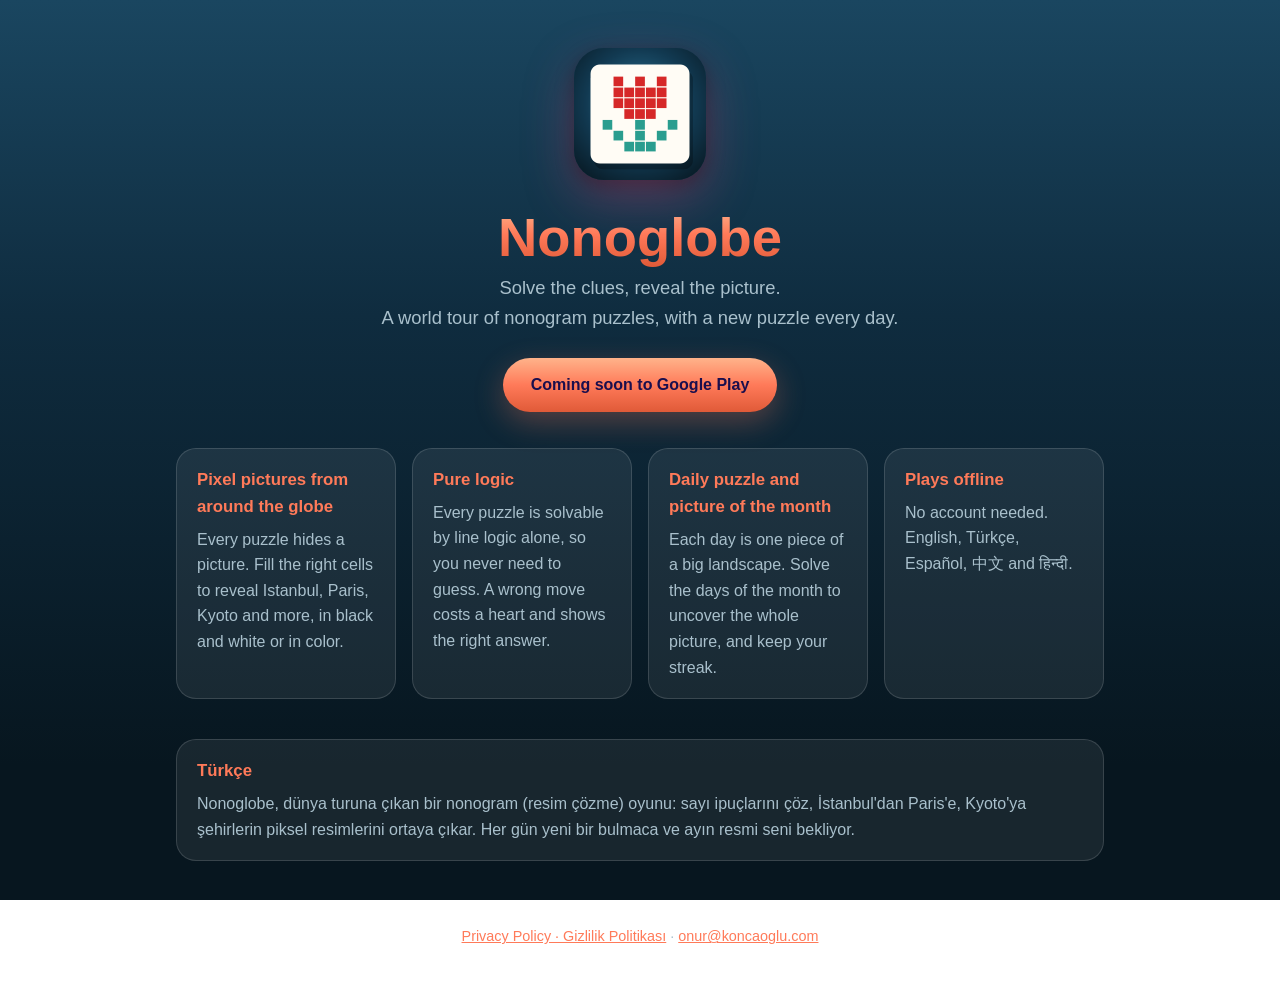
<file: nonoglobe/index.html>
<!doctype html>
<html lang="en">
<head>
<meta charset="utf-8">
<meta name="viewport" content="width=device-width, initial-scale=1">
<title>Nonoglobe — Nonogram Puzzle: solve the clues, reveal the picture</title>
<meta name="description" content="Nonoglobe: a world tour of nonogram puzzles. Solve number clues to reveal pixel pictures of cities around the globe, plus a new daily puzzle and a picture of the month.">
<meta property="og:title" content="Nonoglobe — Nonogram Puzzle">
<meta property="og:description" content="Solve the clues, reveal the picture. A world tour of nonograms with a daily puzzle.">
<meta property="og:image" content="https://koncaoglu.com/nonoglobe/icon.png">
<link rel="icon" href="icon.png">
<link rel="canonical" href="https://koncaoglu.com/nonoglobe/">
<meta name="twitter:card" content="summary">
<script type="application/ld+json">{"@context": "https://schema.org", "@type": "MobileApplication", "name": "Nonoglobe", "operatingSystem": "Android", "applicationCategory": "GameApplication", "genre": "Logic puzzle", "description": "A world tour of nonogram puzzles: solve number clues to reveal pixel pictures, with a daily puzzle and a picture of the month. Plays offline.", "url": "https://koncaoglu.com/nonoglobe/", "image": "https://koncaoglu.com/nonoglobe/icon.png", "inLanguage": ["en", "tr", "es", "zh", "hi"], "offers": {"@type": "Offer", "price": "0", "priceCurrency": "USD"}}</script>
<style>
  :root { --text:#E8F1F6; --muted:#A9C0CC; --gold:#FF7A59; --gold2:#E05A38; }
  * { box-sizing: border-box; }
  body { margin:0; color:var(--text); background:linear-gradient(180deg,#1A4660,#0F2C3F 35%,#07161F 85%); background-attachment:fixed;
         font:16px/1.6 -apple-system, "Segoe UI", Roboto, "Helvetica Neue", Arial, sans-serif; }
  main { max-width:960px; margin:0 auto; padding:48px 16px 40px; }
  .hero { text-align:center; }
  .hero img { width:132px; height:132px; border-radius:30px; box-shadow:0 18px 50px rgba(230,73,128,.35), 0 6px 18px rgba(0,0,0,.45); }
  h1 { margin:20px 0 6px; font-size:clamp(2.2rem, 6vw, 3.4rem); line-height:1.1;
       background:linear-gradient(180deg,#FFB38A,var(--gold) 45%,var(--gold2)); -webkit-background-clip:text; background-clip:text; color:transparent; }
  .tag { color:var(--muted); font-size:1.15rem; margin:0 0 26px; }
  .btn { display:inline-block; padding:14px 28px; border-radius:999px; font-weight:800; text-decoration:none; color:#1A0E4D;
         background:linear-gradient(180deg,#FFB38A,var(--gold) 50%,var(--gold2)); box-shadow:0 10px 30px rgba(255,122,89,.3); }
  .shots { display:flex; gap:18px; justify-content:center; margin:40px 0 8px; overflow-x:auto; padding:6px 4px 14px; scroll-snap-type:x mandatory; }
  .shots img { width:240px; max-width:70vw; border-radius:22px; flex:none; scroll-snap-align:center;
               box-shadow:0 18px 40px rgba(0,0,0,.45); }
  .cards { display:grid; grid-template-columns:repeat(auto-fit, minmax(220px, 1fr)); gap:16px; margin-top:36px; }
  .card { background:rgba(255,255,255,.07); border:1px solid rgba(255,255,255,.14); border-radius:20px; padding:18px 20px; }
  .card h3 { margin:0 0 6px; color:var(--gold); font-size:1.05rem; }
  .card p { margin:0; color:var(--muted); }
  .tr { margin-top:40px; }
  footer { text-align:center; color:var(--muted); font-size:.9rem; padding:24px 16px 40px; }
  footer a { color:var(--gold); }
  .links { margin-top:18px; color:var(--muted); }
  .links a { color:var(--gold); text-decoration:none; }
</style>
</head>
<body>
<main>
  <section class="hero">
    <img src="icon.png" alt="Nonoglobe icon">
    <h1>Nonoglobe</h1>
    <p class="tag">Solve the clues, reveal the picture.<br>A world tour of nonogram puzzles, with a new puzzle every day.</p>
    <span class="btn">Coming soon to Google Play</span>
  </section>

  <div class="cards">
    <div class="card"><h3>Pixel pictures from around the globe</h3><p>Every puzzle hides a picture. Fill the right cells to reveal Istanbul, Paris, Kyoto and more, in black and white or in color.</p></div>
    <div class="card"><h3>Pure logic</h3><p>Every puzzle is solvable by line logic alone, so you never need to guess. A wrong move costs a heart and shows the right answer.</p></div>
    <div class="card"><h3>Daily puzzle and picture of the month</h3><p>Each day is one piece of a big landscape. Solve the days of the month to uncover the whole picture, and keep your streak.</p></div>
    <div class="card"><h3>Plays offline</h3><p>No account needed. English, Türkçe, Español, 中文 and हिन्दी.</p></div>
  </div>

  <section class="tr" lang="tr">
    <div class="card">
      <h3>Türkçe</h3>
      <p>Nonoglobe, dünya turuna çıkan bir nonogram (resim çözme) oyunu: sayı ipuçlarını çöz, İstanbul'dan Paris'e, Kyoto'ya
        şehirlerin piksel resimlerini ortaya çıkar. Her gün yeni bir bulmaca ve ayın resmi seni bekliyor.</p>
    </div>
  </section>
</main>
<footer>
  <a href="privacy-policy.html">Privacy Policy · Gizlilik Politikası</a> ·
  <a href="mailto:onur@koncaoglu.com">onur@koncaoglu.com</a>
</footer>
</body>
</html>
</file>
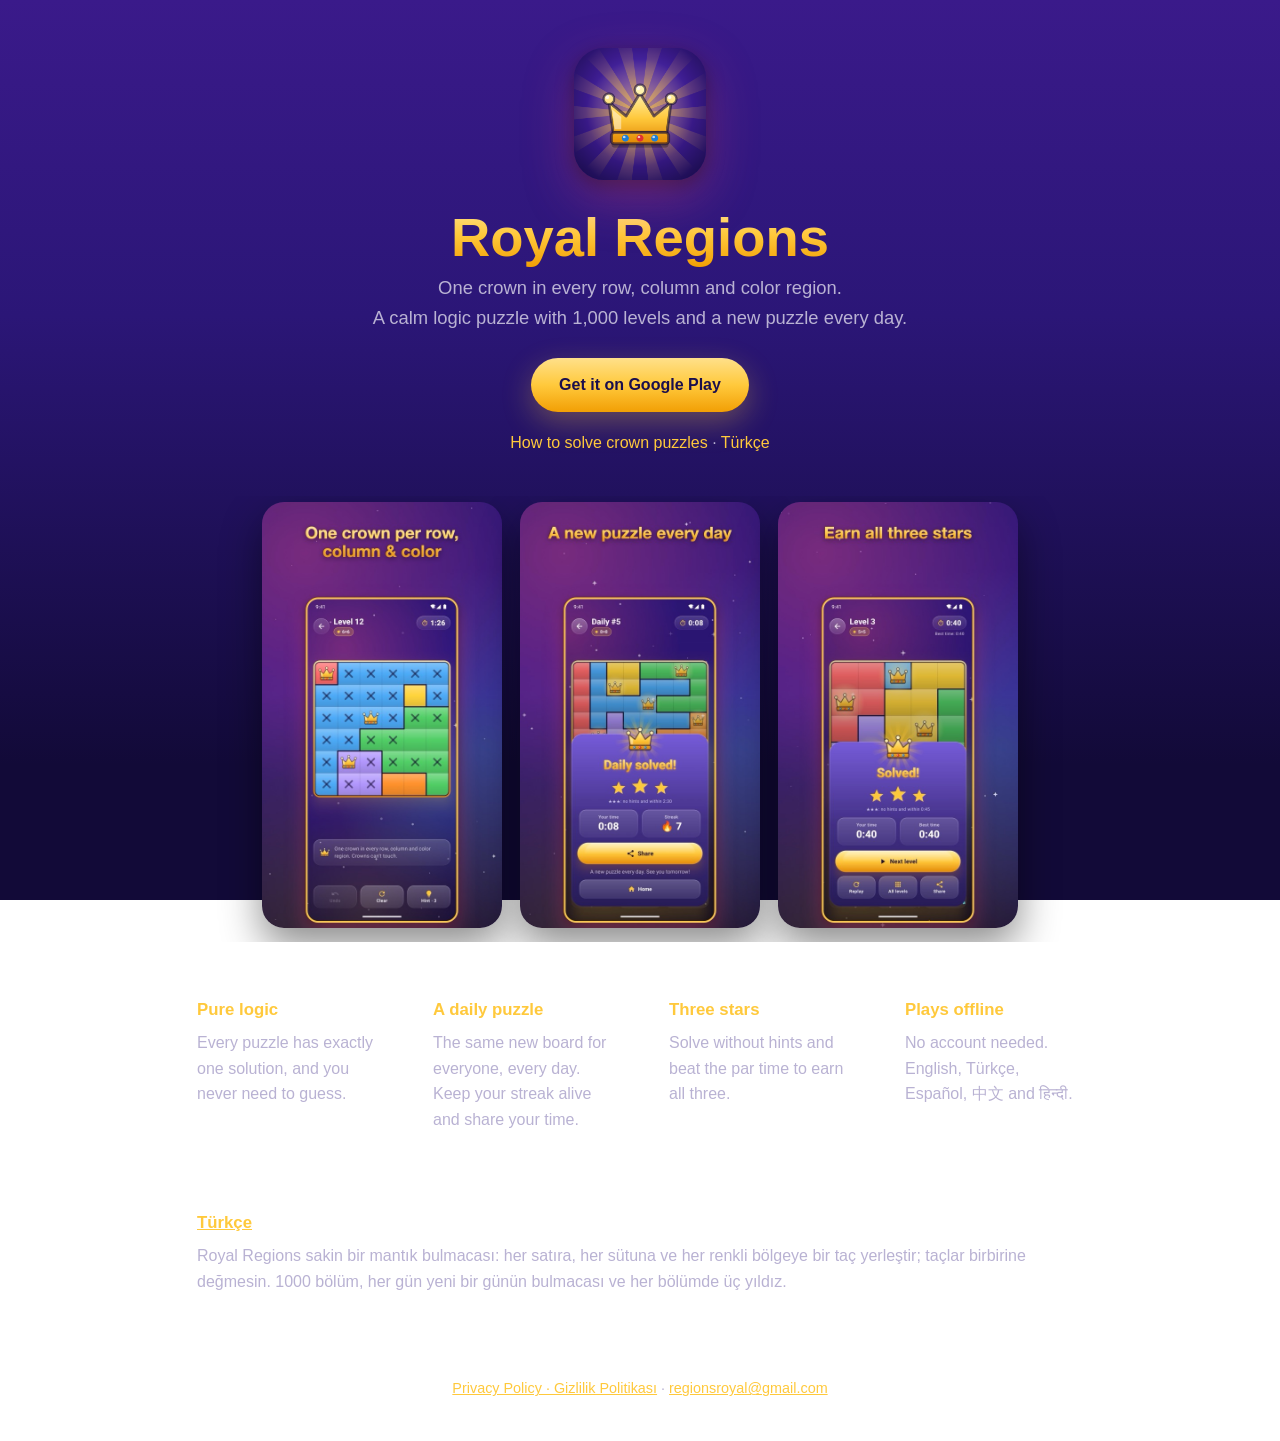
<file: royalregions/index.html>
<!doctype html>
<html lang="en">
<head>
<meta charset="utf-8">
<meta name="viewport" content="width=device-width, initial-scale=1">
<title>Royal Regions — Crown Logic Puzzle for Android</title>
<meta name="description" content="Royal Regions: a calm logic puzzle. One crown in every row, column and color region. 1,000 levels and a new daily puzzle every day.">
<meta property="og:title" content="Royal Regions — Crown Puzzle">
<meta property="og:description" content="One crown in every row, column and color region. 1,000 levels and a daily puzzle.">
<meta property="og:image" content="https://koncaoglu.com/royalregions/icon.png">
<link rel="icon" href="icon.png">
<link rel="canonical" href="https://koncaoglu.com/royalregions/">
<link rel="alternate" hreflang="en" href="https://koncaoglu.com/royalregions/">
<link rel="alternate" hreflang="tr" href="https://koncaoglu.com/royalregions/tr/">
<link rel="alternate" hreflang="x-default" href="https://koncaoglu.com/royalregions/">
<meta name="twitter:card" content="summary">
<script type="application/ld+json">{"@context": "https://schema.org", "@type": "MobileApplication", "name": "Royal Regions", "operatingSystem": "Android", "applicationCategory": "GameApplication", "genre": "Logic puzzle", "description": "A calm logic puzzle: one crown in every row, column and color region. 1,000 levels and a new daily puzzle every day. Plays offline.", "url": "https://koncaoglu.com/royalregions/", "image": "https://koncaoglu.com/royalregions/icon.png", "installUrl": "https://play.google.com/store/apps/details?id=com.royalregions.game", "inLanguage": ["en", "tr", "es", "zh", "hi"], "offers": {"@type": "Offer", "price": "0", "priceCurrency": "USD"}}</script>
<style>
  :root { --text:#ECE8F7; --muted:#B9B2D3; --gold:#FFC93C; --gold2:#F29F05; }
  * { box-sizing: border-box; }
  body { margin:0; color:var(--text); background:linear-gradient(180deg,#3A1A8A,#2B1677 35%,#120A38 85%); background-attachment:fixed;
         font:16px/1.6 -apple-system, "Segoe UI", Roboto, "Helvetica Neue", Arial, sans-serif; }
  main { max-width:960px; margin:0 auto; padding:48px 16px 40px; }
  .hero { text-align:center; }
  .hero img { width:132px; height:132px; border-radius:30px; box-shadow:0 18px 50px rgba(230,73,128,.35), 0 6px 18px rgba(0,0,0,.45); }
  h1 { margin:20px 0 6px; font-size:clamp(2.2rem, 6vw, 3.4rem); line-height:1.1;
       background:linear-gradient(180deg,#FFE08A,var(--gold) 45%,var(--gold2)); -webkit-background-clip:text; background-clip:text; color:transparent; }
  .tag { color:var(--muted); font-size:1.15rem; margin:0 0 26px; }
  .btn { display:inline-block; padding:14px 28px; border-radius:999px; font-weight:800; text-decoration:none; color:#1A0E4D;
         background:linear-gradient(180deg,#FFE08A,var(--gold) 50%,var(--gold2)); box-shadow:0 10px 30px rgba(255,201,60,.3); }
  .shots { display:flex; gap:18px; justify-content:center; margin:40px 0 8px; overflow-x:auto; padding:6px 4px 14px; scroll-snap-type:x mandatory; }
  .shots img { width:240px; max-width:70vw; border-radius:22px; flex:none; scroll-snap-align:center;
               box-shadow:0 18px 40px rgba(0,0,0,.45); }
  .cards { display:grid; grid-template-columns:repeat(auto-fit, minmax(220px, 1fr)); gap:16px; margin-top:36px; }
  .card { background:rgba(255,255,255,.07); border:1px solid rgba(255,255,255,.14); border-radius:20px; padding:18px 20px; }
  .card h3 { margin:0 0 6px; color:var(--gold); font-size:1.05rem; }
  .card p { margin:0; color:var(--muted); }
  .tr { margin-top:40px; }
  footer { text-align:center; color:var(--muted); font-size:.9rem; padding:24px 16px 40px; }
  footer a { color:var(--gold); }
  .links { margin-top:18px; color:var(--muted); }
  .links a { color:var(--gold); text-decoration:none; }
</style>
</head>
<body>
<main>
  <section class="hero">
    <img src="icon.png" alt="Royal Regions icon">
    <h1>Royal Regions</h1>
    <p class="tag">One crown in every row, column and color region.<br>A calm logic puzzle with 1,000 levels and a new puzzle every day.</p>
    <a class="btn" href="https://play.google.com/store/apps/details?id=com.royalregions.game&amp;utm_source=website&amp;utm_campaign=game_page">Get it on Google Play</a>
    <p class="links"><a href="how-to-solve.html">How to solve crown puzzles</a> · <a href="tr/">Türkçe</a></p>
  </section>

  <div class="shots">
    <img src="1_game.jpg" alt="Game board">
    <img src="2_daily.jpg" alt="Daily puzzle">
    <img src="4_win.jpg" alt="Three stars">
  </div>

  <div class="cards">
    <div class="card"><h3>Pure logic</h3><p>Every puzzle has exactly one solution, and you never need to guess.</p></div>
    <div class="card"><h3>A daily puzzle</h3><p>The same new board for everyone, every day. Keep your streak alive and share your time.</p></div>
    <div class="card"><h3>Three stars</h3><p>Solve without hints and beat the par time to earn all three.</p></div>
    <div class="card"><h3>Plays offline</h3><p>No account needed. English, Türkçe, Español, 中文 and हिन्दी.</p></div>
  </div>

  <section class="tr" lang="tr">
    <div class="card">
      <h3><a href="tr/" style="color:inherit">Türkçe</a></h3>
      <p>Royal Regions sakin bir mantık bulmacası: her satıra, her sütuna ve her renkli bölgeye bir taç yerleştir;
        taçlar birbirine değmesin. 1000 bölüm, her gün yeni bir günün bulmacası ve her bölümde üç yıldız.</p>
    </div>
  </section>
</main>
<footer>
  <a href="privacy-policy.html">Privacy Policy · Gizlilik Politikası</a> ·
  <a href="mailto:regionsroyal@gmail.com">regionsroyal@gmail.com</a>
</footer>
</body>
</html>
</file>
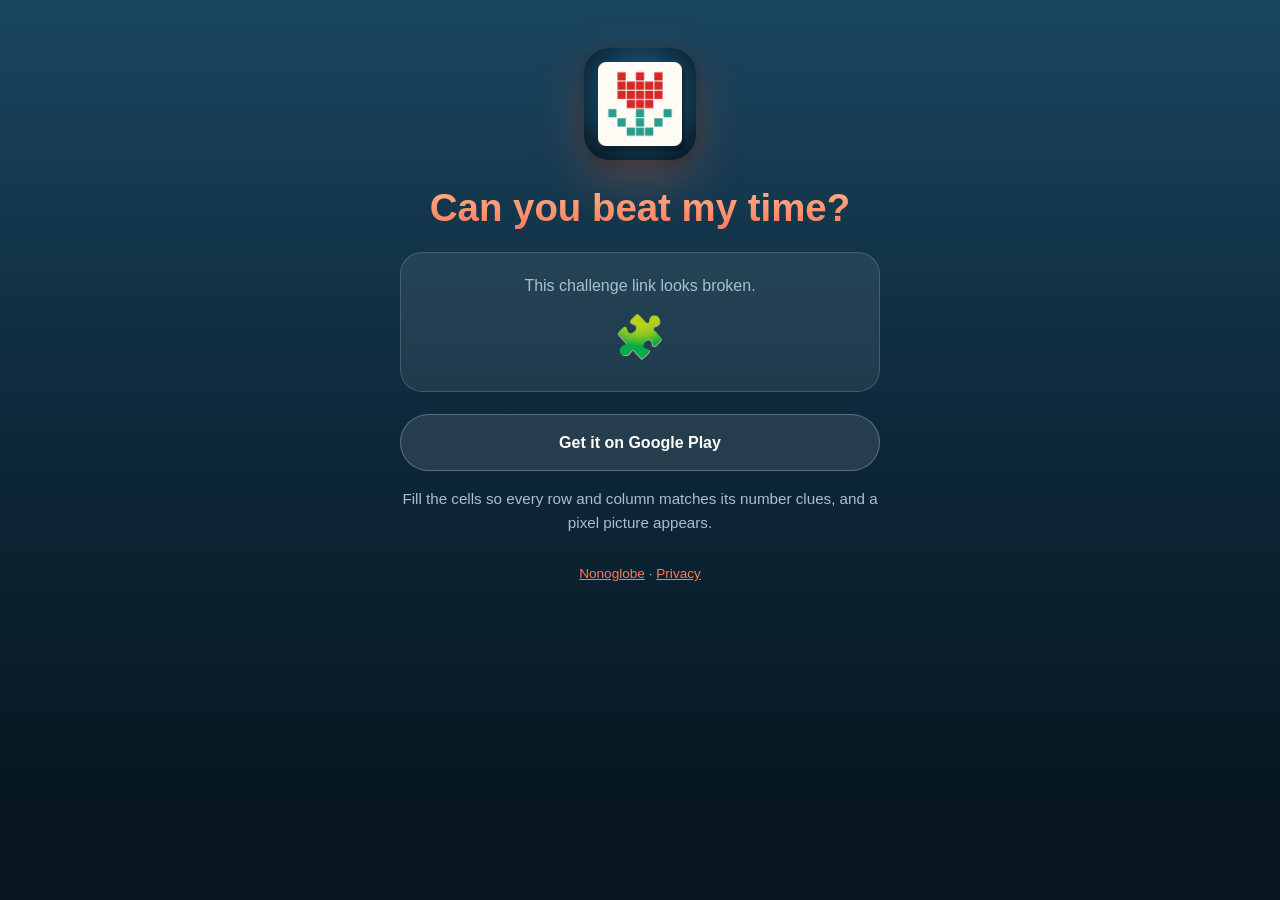
<file: nonoglobe/c/index.html>
<!doctype html>
<html lang="en">
<head>
<meta charset="utf-8">
<meta name="viewport" content="width=device-width, initial-scale=1">
<meta name="robots" content="noindex">
<title>Nonoglobe — Can you beat my time?</title>
<meta name="description" content="A friend challenged you to a Nonoglobe picture puzzle. Can you beat their time?">
<meta property="og:title" content="Nonoglobe — Can you beat my time?">
<meta property="og:description" content="Solve the number clues, reveal the picture. Solve the same puzzle faster than your friend.">
<meta property="og:image" content="https://koncaoglu.com/nonoglobe/icon.png">
<link rel="icon" href="../icon.png">
<style>
  :root { --text:#E8F1F6; --muted:#A9C0CC; --coral:#FF7A59; --coral2:#FFB38A; --ink:#0B2233; }
  * { box-sizing: border-box; }
  body { margin:0; min-height:100vh; color:var(--text); background:linear-gradient(180deg,#1A4660,#0F2C3F 40%,#07161F 90%);
         background-attachment:fixed; font:16px/1.6 -apple-system, "Segoe UI", Roboto, "Helvetica Neue", Arial, sans-serif; }
  main { max-width:520px; margin:0 auto; padding:48px 20px 40px; text-align:center; }
  img.icon { width:112px; height:112px; border-radius:26px; box-shadow:0 18px 50px rgba(255,122,89,.3), 0 6px 18px rgba(0,0,0,.45); }
  h1 { margin:18px 0 8px; font-size:clamp(1.8rem, 6vw, 2.4rem); line-height:1.15;
       background:linear-gradient(180deg,var(--coral2),var(--coral)); -webkit-background-clip:text; background-clip:text; color:transparent; }
  .card { background:rgba(255,255,255,.08); border:1px solid rgba(255,255,255,.16); border-radius:22px; padding:20px; margin:22px 0; }
  .what { color:var(--muted); margin:0 0 6px; }
  .time { font-size:2.6rem; font-weight:900; color:#fff; margin:0; letter-spacing:.5px; }
  .btn { display:block; padding:15px 24px; margin:12px 0; border-radius:999px; font-weight:800; text-decoration:none; color:var(--ink);
         background:linear-gradient(180deg,var(--coral2),var(--coral)); box-shadow:0 10px 30px rgba(255,122,89,.3); }
  .btn.glass { color:#fff; background:rgba(255,255,255,.1); border:1px solid rgba(255,255,255,.25); box-shadow:none; }
  .rules { color:var(--muted); font-size:.95rem; }
  footer { color:var(--muted); font-size:.85rem; margin-top:28px; }
  footer a { color:var(--coral); }
</style>
</head>
<body>
<main>
  <img class="icon" src="../icon.png" alt="Nonoglobe">
  <h1 id="title">Can you beat my time?</h1>
  <div class="card">
    <p class="what" id="what">Nonoglobe</p>
    <p class="time" id="time">🧩</p>
  </div>
  <a class="btn" id="open" href="#">Open in the app</a>
  <a class="btn glass" id="store" href="https://play.google.com/store/apps/details?id=com.nonoglobe&amp;utm_source=challenge&amp;utm_campaign=level">Get it on Google Play</a>
  <p class="rules" id="rules">Fill the cells so every row and column matches its number clues, and a pixel picture appears.</p>
  <footer><a href="../">Nonoglobe</a> · <a href="../privacy-policy.html">Privacy</a></footer>
</main>
<script>
(function () {
  // Texts in the game's five languages; the page follows the browser language.
  var T = {
    en: { title: "Can you beat my time?", level: function (a, p) { return "City " + a + " · Picture " + p; }, daily: "Daily puzzle #",
          open: "Open in the app", store: "Get it on Google Play",
          rules: "Fill the cells so every row and column matches its number clues, and a pixel picture appears.",
          bad: "This challenge link looks broken." },
    tr: { title: "Süremi geçebilir misin?", level: function (a, p) { return "Şehir " + a + " · Resim " + p; }, daily: "Günün bulmacası #",
          open: "Uygulamada aç", store: "Google Play'den indir",
          rules: "Hücreleri her satır ve sütun kendi sayı ipuçlarına uyacak şekilde doldur; ortaya bir piksel resim çıkar.",
          bad: "Bu meydan okuma linki bozuk görünüyor." },
    es: { title: "¿Puedes superar mi tiempo?", level: function (a, p) { return "Ciudad " + a + " · Dibujo " + p; }, daily: "Puzle diario n.º ",
          open: "Abrir en la app", store: "Descárgalo en Google Play",
          rules: "Rellena las casillas para que cada fila y columna cumpla sus pistas numéricas, y aparecerá un dibujo de píxeles.",
          bad: "Este enlace de reto parece roto." },
    zh: { title: "你能超过我的时间吗？", level: function (a, p) { return "第 " + a + " 座城市 · 第 " + p + " 幅"; }, daily: "每日谜题 #",
          open: "在应用中打开", store: "在 Google Play 下载",
          rules: "按照每行每列的数字线索涂满格子，一幅像素画就会出现。",
          bad: "这个挑战链接似乎已损坏。" },
    hi: { title: "क्या आप मेरा समय हरा सकते हैं?", level: function (a, p) { return "शहर " + a + " · तस्वीर " + p; }, daily: "दैनिक पहेली #",
          open: "ऐप में खोलें", store: "Google Play से पाएँ",
          rules: "खानों को ऐसे भरें कि हर पंक्ति और स्तंभ अपने नंबर संकेतों से मेल खाए, और एक पिक्सेल तस्वीर दिखेगी।",
          bad: "यह चुनौती लिंक टूटा हुआ लगता है।" }
  };
  var lang = (navigator.language || "en").slice(0, 2).toLowerCase();
  var t = T[lang] || T.en;
  document.documentElement.lang = T[lang] ? lang : "en";

  var q = new URLSearchParams(location.search);
  function num(name, max) { var v = q.get(name); return v && /^\d{1,7}$/.test(v) && +v > 0 && +v <= max ? +v : null; }
  // album pictures are album * 1000 + position (1001, 1002, ...); daily puzzles are numbered from 1
  var level = num("l", 999999), daily = num("d", 100000), sec = num("t", 86400);
  if (level && (level < 1000 || level % 1000 === 0)) level = null;
  var kind = level ? "level" : "daily";

  document.getElementById("title").textContent = t.title;
  document.getElementById("rules").textContent = t.rules;
  document.getElementById("open").textContent = t.open;
  var store = document.getElementById("store");
  store.textContent = t.store;
  var play = "https://play.google.com/store/apps/details?id=com.nonoglobe&utm_source=challenge&utm_campaign=" + kind;
  store.href = play;

  if (!sec || (!level && !daily)) {
    document.getElementById("what").textContent = t.bad;
    document.getElementById("open").style.display = "none";
    return;
  }
  var what = level ? t.level(Math.floor(level / 1000), level % 1000) : t.daily + daily;
  document.getElementById("what").textContent = what;
  var m = Math.floor(sec / 60), s = sec % 60;
  document.getElementById("time").textContent = "⏱ " + m + ":" + (s < 10 ? "0" : "") + s;

  var query = (level ? "l=" + level : "d=" + daily) + "&t=" + sec;
  var open = document.getElementById("open");
  if (/android/i.test(navigator.userAgent)) {
    // Chrome on Android: open the app if installed, otherwise go to the store listing
    open.href = "intent://c?" + query + "#Intent;scheme=nonoglobe;package=com.nonoglobe;S.browser_fallback_url=" +
      encodeURIComponent(play) + ";end";
  } else {
    open.href = "nonoglobe://c?" + query;
  }
})();
</script>
</body>
</html>
</file>
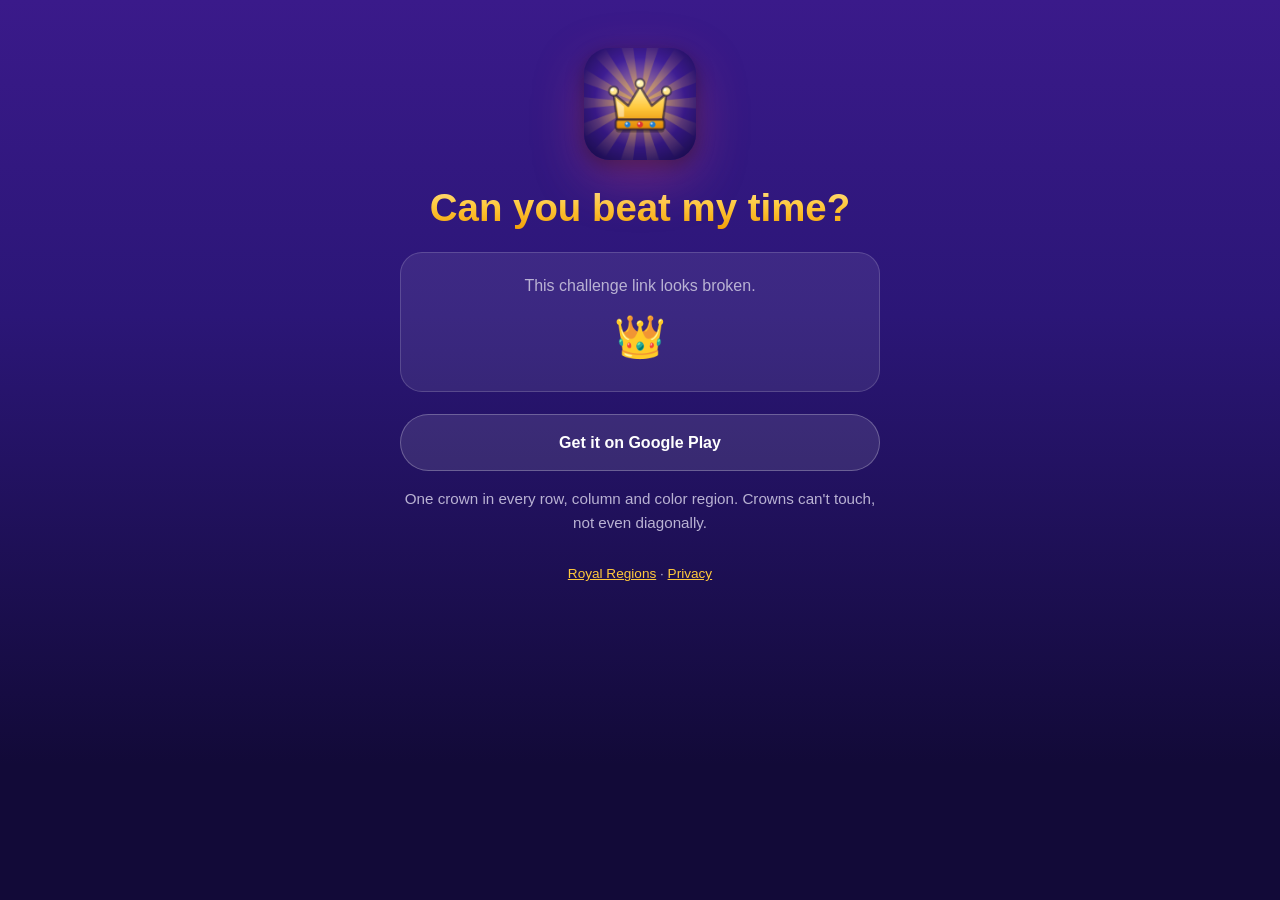
<file: royalregions/c/index.html>
<!doctype html>
<html lang="en">
<head>
<meta charset="utf-8">
<meta name="viewport" content="width=device-width, initial-scale=1">
<meta name="robots" content="noindex">
<title>Royal Regions — Can you beat my time?</title>
<meta name="description" content="A friend challenged you to a Royal Regions crown puzzle. Can you beat their time?">
<meta property="og:title" content="Royal Regions — Can you beat my time?">
<meta property="og:description" content="One crown in every row, column and color region. Solve the same board faster than your friend.">
<meta property="og:image" content="https://koncaoglu.com/royalregions/icon.png">
<link rel="icon" href="../icon.png">
<style>
  :root { --text:#ECE8F7; --muted:#B9B2D3; --gold:#FFC93C; --gold2:#F29F05; }
  * { box-sizing: border-box; }
  body { margin:0; min-height:100vh; color:var(--text); background:linear-gradient(180deg,#3A1A8A,#2B1677 35%,#120A38 85%);
         background-attachment:fixed; font:16px/1.6 -apple-system, "Segoe UI", Roboto, "Helvetica Neue", Arial, sans-serif; }
  main { max-width:520px; margin:0 auto; padding:48px 20px 40px; text-align:center; }
  img.icon { width:112px; height:112px; border-radius:26px; box-shadow:0 18px 50px rgba(230,73,128,.35), 0 6px 18px rgba(0,0,0,.45); }
  h1 { margin:18px 0 8px; font-size:clamp(1.8rem, 6vw, 2.4rem); line-height:1.15;
       background:linear-gradient(180deg,#FFE08A,var(--gold) 45%,var(--gold2)); -webkit-background-clip:text; background-clip:text; color:transparent; }
  .card { background:rgba(255,255,255,.08); border:1px solid rgba(255,255,255,.16); border-radius:22px; padding:20px; margin:22px 0; }
  .what { color:var(--muted); margin:0 0 6px; }
  .time { font-size:2.6rem; font-weight:900; color:#fff; margin:0; letter-spacing:.5px; }
  .btn { display:block; padding:15px 24px; margin:12px 0; border-radius:999px; font-weight:800; text-decoration:none; color:#1A0E4D;
         background:linear-gradient(180deg,#FFE08A,var(--gold) 50%,var(--gold2)); box-shadow:0 10px 30px rgba(255,201,60,.3); }
  .btn.glass { color:#fff; background:rgba(255,255,255,.1); border:1px solid rgba(255,255,255,.25); box-shadow:none; }
  .rules { color:var(--muted); font-size:.95rem; }
  footer { color:var(--muted); font-size:.85rem; margin-top:28px; }
  footer a { color:var(--gold); }
</style>
</head>
<body>
<main>
  <img class="icon" src="../icon.png" alt="Royal Regions">
  <h1 id="title">Can you beat my time?</h1>
  <div class="card">
    <p class="what" id="what">Royal Regions</p>
    <p class="time" id="time">👑</p>
  </div>
  <a class="btn" id="open" href="#">Open in the app</a>
  <a class="btn glass" id="store" href="https://play.google.com/store/apps/details?id=com.royalregions.game&amp;utm_source=challenge&amp;utm_campaign=level">Get it on Google Play</a>
  <p class="rules" id="rules">One crown in every row, column and color region. Crowns can't touch, not even diagonally.</p>
  <footer><a href="../">Royal Regions</a> · <a href="../privacy-policy.html">Privacy</a></footer>
</main>
<script>
(function () {
  // Texts in the game's five languages; the page follows the browser language.
  var T = {
    en: { title: "Can you beat my time?", level: "Level", daily: "Daily puzzle #", open: "Open in the app", store: "Get it on Google Play",
          rules: "One crown in every row, column and color region. Crowns can't touch, not even diagonally.", bad: "This challenge link looks broken." },
    tr: { title: "Süremi geçebilir misin?", level: "Bölüm", daily: "Günün bulmacası #", open: "Uygulamada aç", store: "Google Play'den indir",
          rules: "Her satır, sütun ve renk bölgesinde bir taç olmalı. Taçlar birbirine değemez, çapraz bile.", bad: "Bu meydan okuma linki bozuk görünüyor." },
    es: { title: "¿Puedes superar mi tiempo?", level: "Nivel", daily: "Puzle diario n.º ", open: "Abrir en la app", store: "Descárgalo en Google Play",
          rules: "Una corona en cada fila, columna y región de color. Las coronas no pueden tocarse, ni en diagonal.", bad: "Este enlace de reto parece roto." },
    zh: { title: "你能超过我的时间吗？", level: "第 ", daily: "每日谜题 #", open: "在应用中打开", store: "在 Google Play 下载",
          rules: "每一行、每一列和每个颜色区域都要放一顶王冠。王冠不能相邻，斜着也不行。", bad: "这个挑战链接似乎已损坏。" },
    hi: { title: "क्या आप मेरा समय हरा सकते हैं?", level: "स्तर", daily: "दैनिक पहेली #", open: "ऐप में खोलें", store: "Google Play से पाएँ",
          rules: "हर पंक्ति, स्तंभ और रंग क्षेत्र में एक मुकुट। मुकुट एक-दूसरे को छू नहीं सकते, तिरछे भी नहीं।", bad: "यह चुनौती लिंक टूटा हुआ लगता है।" }
  };
  var lang = (navigator.language || "en").slice(0, 2).toLowerCase();
  var t = T[lang] || T.en;
  document.documentElement.lang = T[lang] ? lang : "en";

  var q = new URLSearchParams(location.search);
  function num(name, max) { var v = q.get(name); return v && /^\d{1,7}$/.test(v) && +v > 0 && +v <= max ? +v : null; }
  var level = num("l", 100000), daily = num("d", 100000), sec = num("t", 86400);
  var kind = level ? "level" : "daily";

  document.getElementById("title").textContent = t.title;
  document.getElementById("rules").textContent = t.rules;
  document.getElementById("open").textContent = t.open;
  var store = document.getElementById("store");
  store.textContent = t.store;
  var play = "https://play.google.com/store/apps/details?id=com.royalregions.game&utm_source=challenge&utm_campaign=" + kind;
  store.href = play;

  if (!sec || (!level && !daily)) {
    document.getElementById("what").textContent = t.bad;
    document.getElementById("open").style.display = "none";
    return;
  }
  var what = level ? (lang === "zh" ? t.level + level + " 关" : t.level + " " + level) : t.daily + daily;
  document.getElementById("what").textContent = what;
  var m = Math.floor(sec / 60), s = sec % 60;
  document.getElementById("time").textContent = "⏱ " + m + ":" + (s < 10 ? "0" : "") + s;

  var query = (level ? "l=" + level : "d=" + daily) + "&t=" + sec;
  var open = document.getElementById("open");
  if (/android/i.test(navigator.userAgent)) {
    // Chrome on Android: open the app if installed, otherwise go to the store listing
    open.href = "intent://c?" + query + "#Intent;scheme=royalregions;package=com.royalregions.game;S.browser_fallback_url=" +
      encodeURIComponent(play) + ";end";
  } else {
    open.href = "royalregions://c?" + query;
  }
})();
</script>
</body>
</html>
</file>
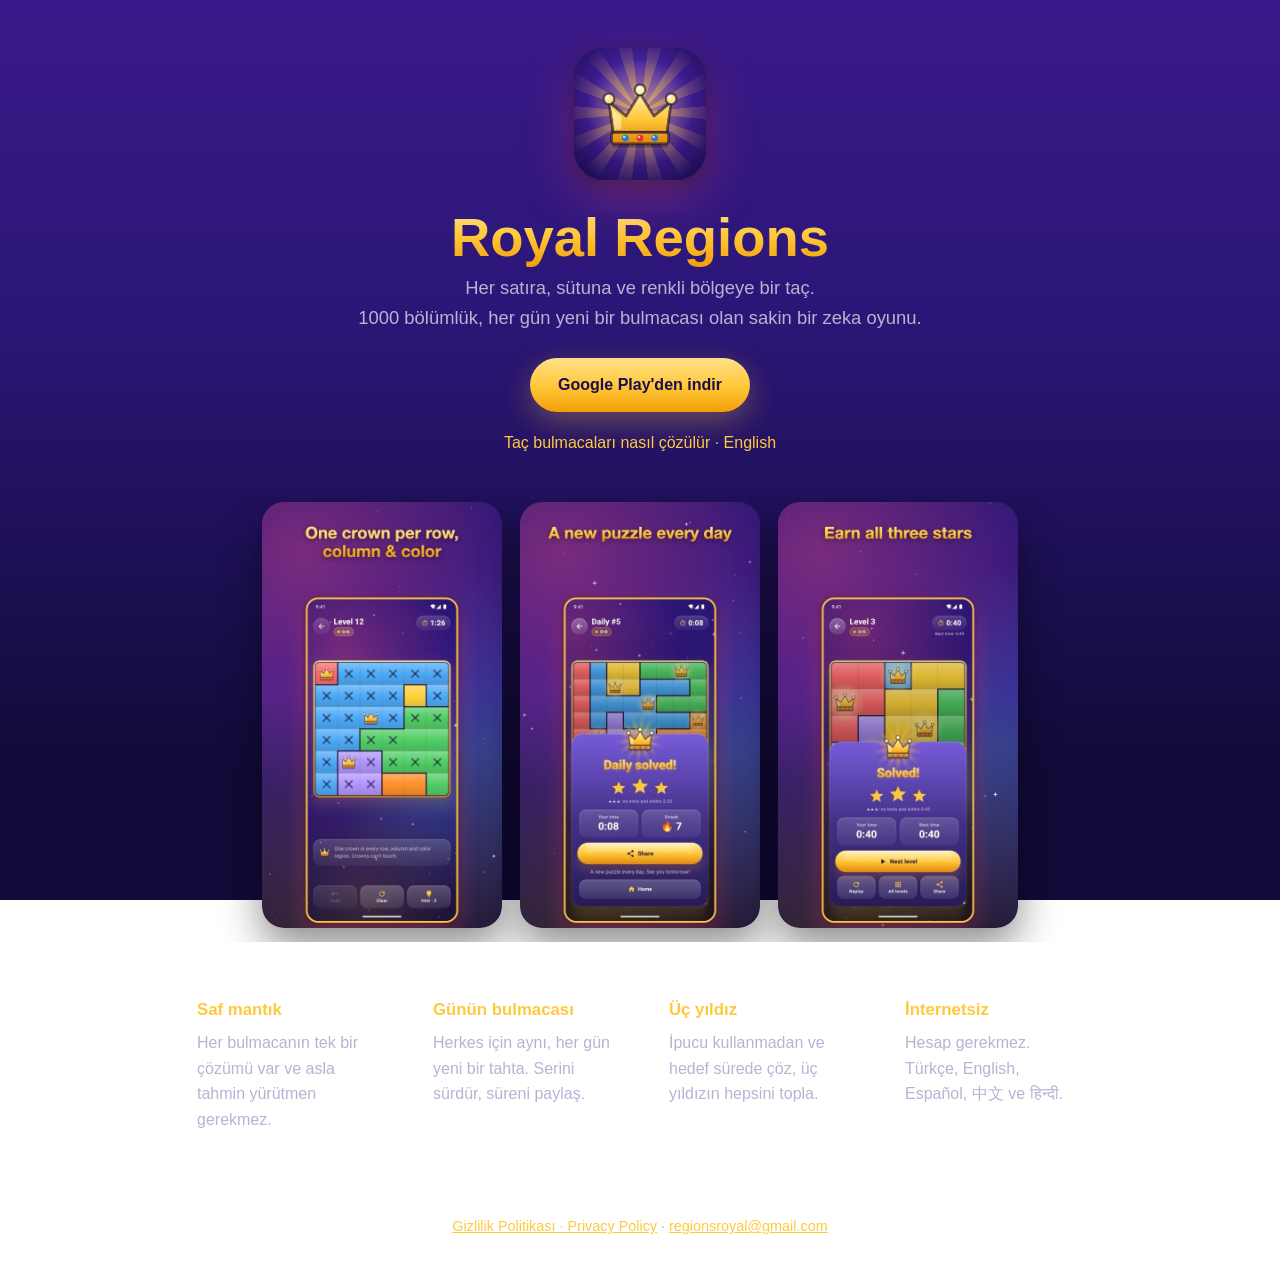
<file: royalregions/tr/index.html>
<!doctype html>
<html lang="tr">
<head>
<meta charset="utf-8">
<meta name="viewport" content="width=device-width, initial-scale=1">
<title>Royal Regions — Taç Bulmacası, Android Zeka Oyunu</title>
<meta name="description" content="Royal Regions: sakin bir mantık bulmacası ve zeka oyunu. Her satıra, sütuna ve renkli bölgeye bir taç. 1000 bölüm, her gün yeni bulmaca, internetsiz oynanır.">
<link rel="canonical" href="https://koncaoglu.com/royalregions/tr/">
<link rel="alternate" hreflang="en" href="https://koncaoglu.com/royalregions/">
<link rel="alternate" hreflang="tr" href="https://koncaoglu.com/royalregions/tr/">
<link rel="alternate" hreflang="x-default" href="https://koncaoglu.com/royalregions/">
<meta property="og:title" content="Royal Regions — Taç Bulmacası">
<meta property="og:description" content="Her satıra, sütuna ve renkli bölgeye bir taç. 1000 bölüm ve her gün yeni bir bulmaca.">
<meta property="og:image" content="https://koncaoglu.com/royalregions/icon.png">
<meta name="twitter:card" content="summary">
<link rel="icon" href="../icon.png">
<script type="application/ld+json">{"@context":"https://schema.org","@type":"MobileApplication","name":"Royal Regions","operatingSystem":"Android","applicationCategory":"GameApplication","genre":"Mantık bulmacası","description":"Sakin bir mantık bulmacası: her satıra, sütuna ve renkli bölgeye bir taç. 1000 bölüm ve her gün yeni bir bulmaca. İnternetsiz oynanır.","url":"https://koncaoglu.com/royalregions/tr/","image":"https://koncaoglu.com/royalregions/icon.png","installUrl":"https://play.google.com/store/apps/details?id=com.royalregions.game","inLanguage":"tr","offers":{"@type":"Offer","price":"0","priceCurrency":"USD"}}</script>
<style>
  :root { --text:#ECE8F7; --muted:#B9B2D3; --gold:#FFC93C; --gold2:#F29F05; }
  * { box-sizing: border-box; }
  body { margin:0; color:var(--text); background:linear-gradient(180deg,#3A1A8A,#2B1677 35%,#120A38 85%); background-attachment:fixed;
         font:16px/1.6 -apple-system, "Segoe UI", Roboto, "Helvetica Neue", Arial, sans-serif; }
  main { max-width:960px; margin:0 auto; padding:48px 16px 40px; }
  .hero { text-align:center; }
  .hero img { width:132px; height:132px; border-radius:30px; box-shadow:0 18px 50px rgba(230,73,128,.35), 0 6px 18px rgba(0,0,0,.45); }
  h1 { margin:20px 0 6px; font-size:clamp(2.2rem, 6vw, 3.4rem); line-height:1.1;
       background:linear-gradient(180deg,#FFE08A,var(--gold) 45%,var(--gold2)); -webkit-background-clip:text; background-clip:text; color:transparent; }
  .tag { color:var(--muted); font-size:1.15rem; margin:0 0 26px; }
  .btn { display:inline-block; padding:14px 28px; border-radius:999px; font-weight:800; text-decoration:none; color:#1A0E4D;
         background:linear-gradient(180deg,#FFE08A,var(--gold) 50%,var(--gold2)); box-shadow:0 10px 30px rgba(255,201,60,.3); }
  .links { margin-top:18px; color:var(--muted); }
  .links a { color:var(--gold); text-decoration:none; }
  .shots { display:flex; gap:18px; justify-content:center; margin:40px 0 8px; overflow-x:auto; padding:6px 4px 14px; scroll-snap-type:x mandatory; }
  .shots img { width:240px; max-width:70vw; border-radius:22px; flex:none; scroll-snap-align:center; box-shadow:0 18px 40px rgba(0,0,0,.45); }
  .cards { display:grid; grid-template-columns:repeat(auto-fit, minmax(220px, 1fr)); gap:16px; margin-top:36px; }
  .card { background:rgba(255,255,255,.07); border:1px solid rgba(255,255,255,.14); border-radius:20px; padding:18px 20px; }
  .card h3 { margin:0 0 6px; color:var(--gold); font-size:1.05rem; }
  .card p { margin:0; color:var(--muted); }
  footer { text-align:center; color:var(--muted); font-size:.9rem; padding:24px 16px 40px; }
  footer a { color:var(--gold); }
</style>
</head>
<body>
<main>
  <section class="hero">
    <img src="../icon.png" alt="Royal Regions simgesi">
    <h1>Royal Regions</h1>
    <p class="tag">Her satıra, sütuna ve renkli bölgeye bir taç.<br>1000 bölümlük, her gün yeni bir bulmacası olan sakin bir zeka oyunu.</p>
    <a class="btn" href="https://play.google.com/store/apps/details?id=com.royalregions.game&amp;utm_source=website&amp;utm_campaign=game_page_tr">Google Play'den indir</a>
    <p class="links"><a href="nasil-cozulur.html">Taç bulmacaları nasıl çözülür</a> · <a href="../">English</a></p>
  </section>

  <div class="shots">
    <img src="../1_game.jpg" alt="Oyun tahtası">
    <img src="../2_daily.jpg" alt="Günün bulmacası">
    <img src="../4_win.jpg" alt="Üç yıldız">
  </div>

  <div class="cards">
    <div class="card"><h3>Saf mantık</h3><p>Her bulmacanın tek bir çözümü var ve asla tahmin yürütmen gerekmez.</p></div>
    <div class="card"><h3>Günün bulmacası</h3><p>Herkes için aynı, her gün yeni bir tahta. Serini sürdür, süreni paylaş.</p></div>
    <div class="card"><h3>Üç yıldız</h3><p>İpucu kullanmadan ve hedef sürede çöz, üç yıldızın hepsini topla.</p></div>
    <div class="card"><h3>İnternetsiz</h3><p>Hesap gerekmez. Türkçe, English, Español, 中文 ve हिन्दी.</p></div>
  </div>
</main>
<footer>
  <a href="../privacy-policy.html">Gizlilik Politikası · Privacy Policy</a> ·
  <a href="mailto:regionsroyal@gmail.com">regionsroyal@gmail.com</a>
</footer>
</body>
</html>
</file>
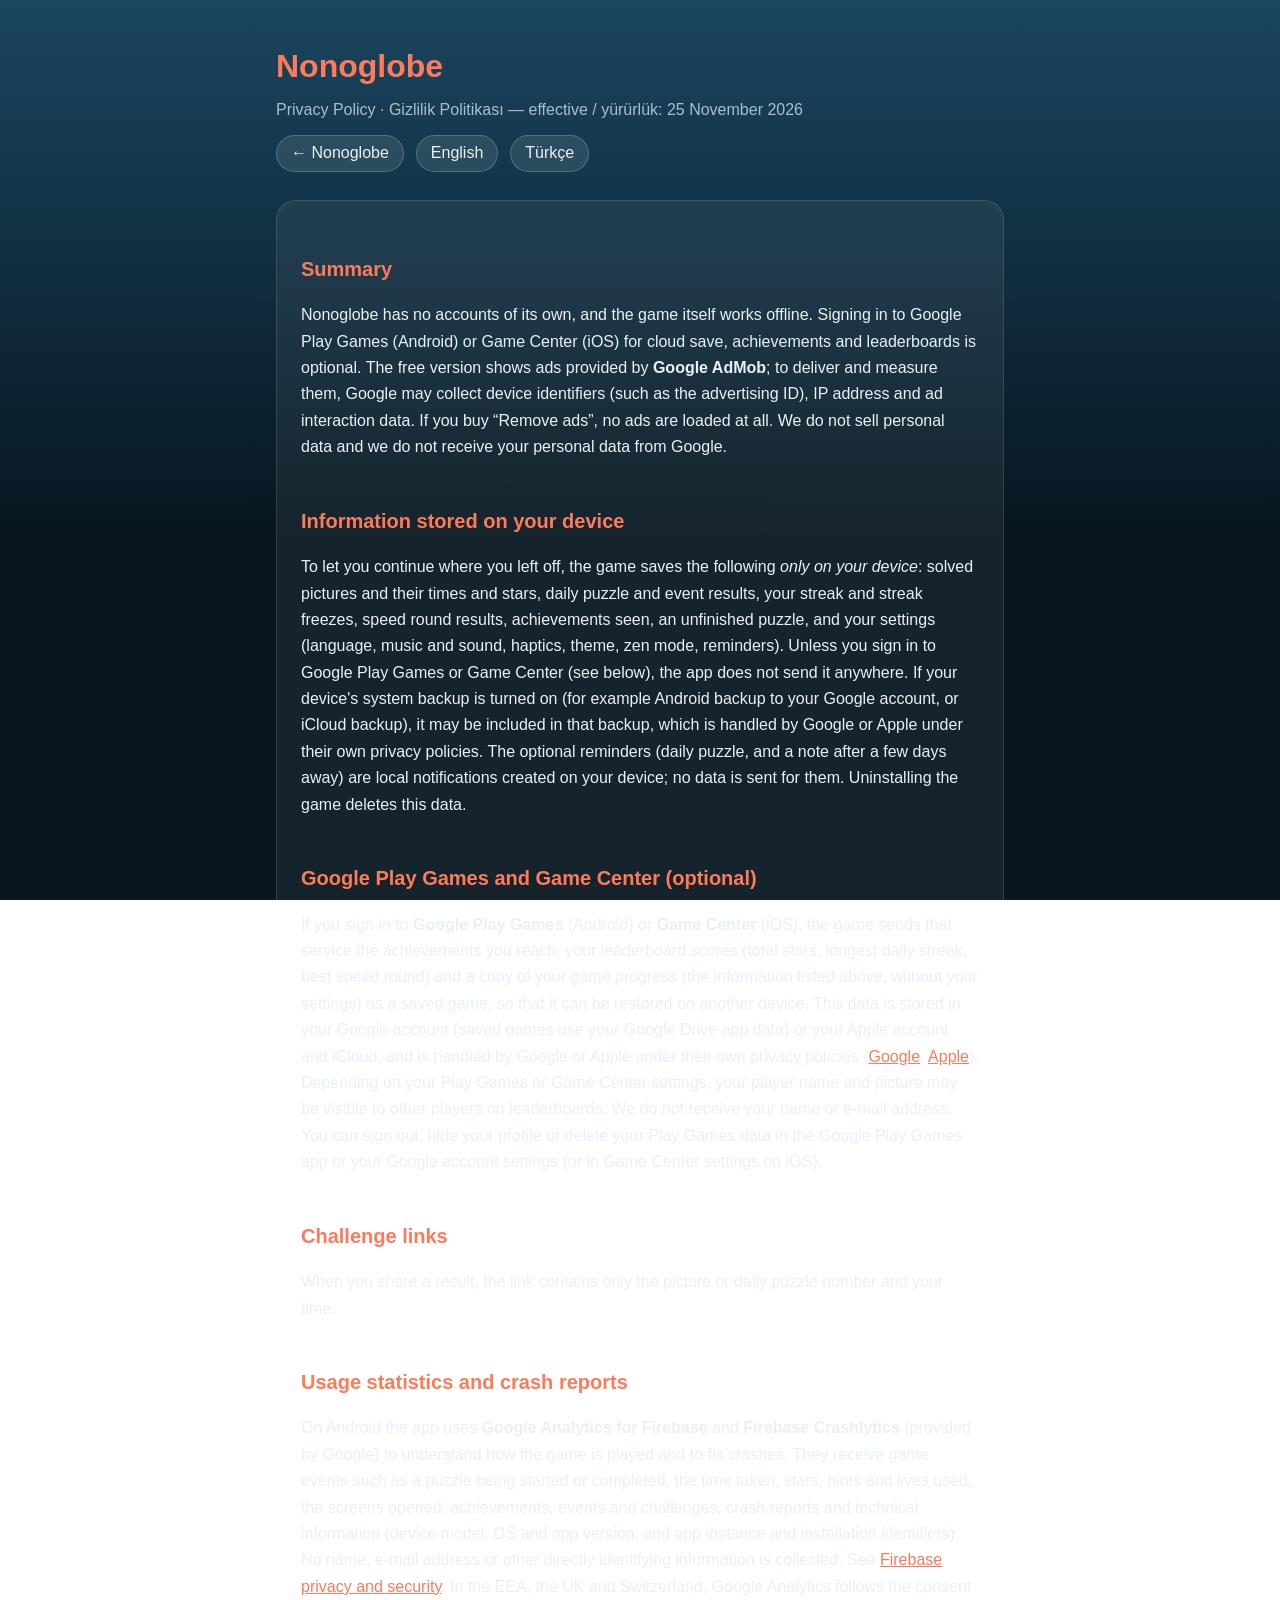
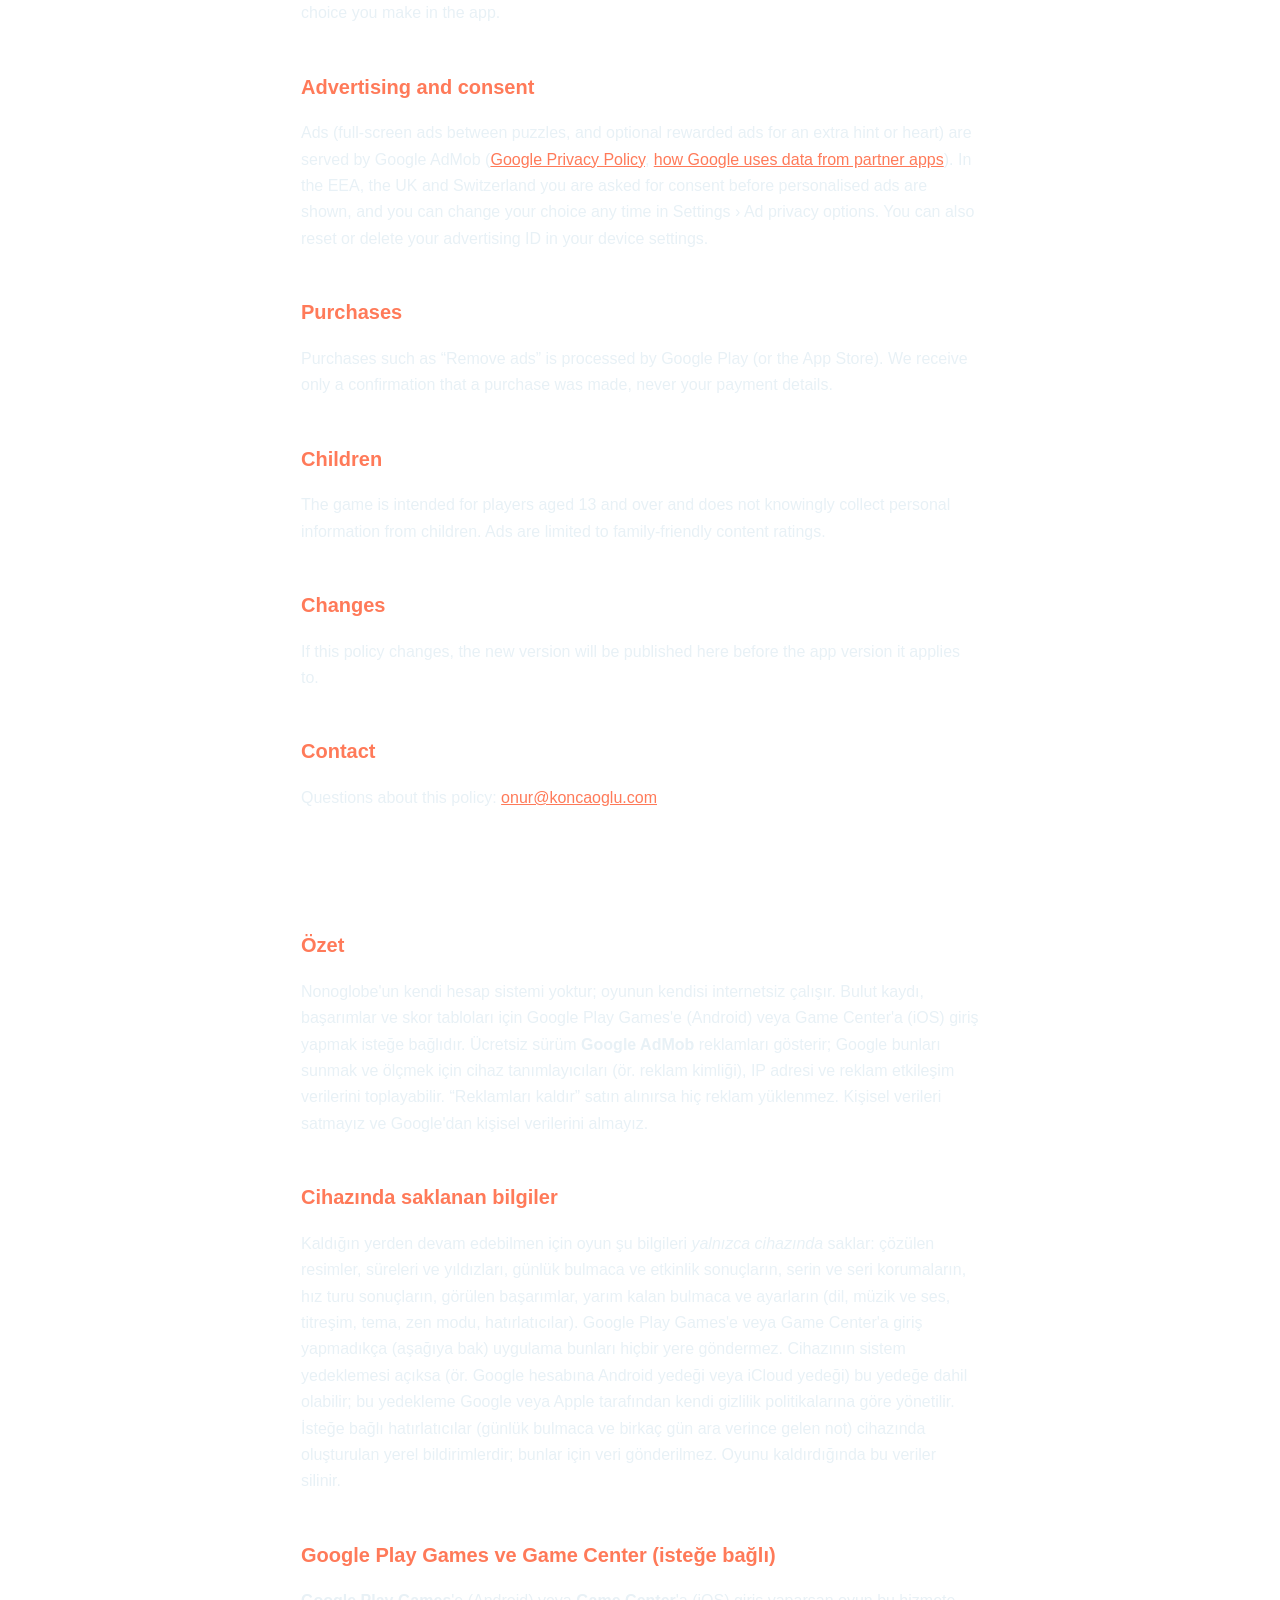
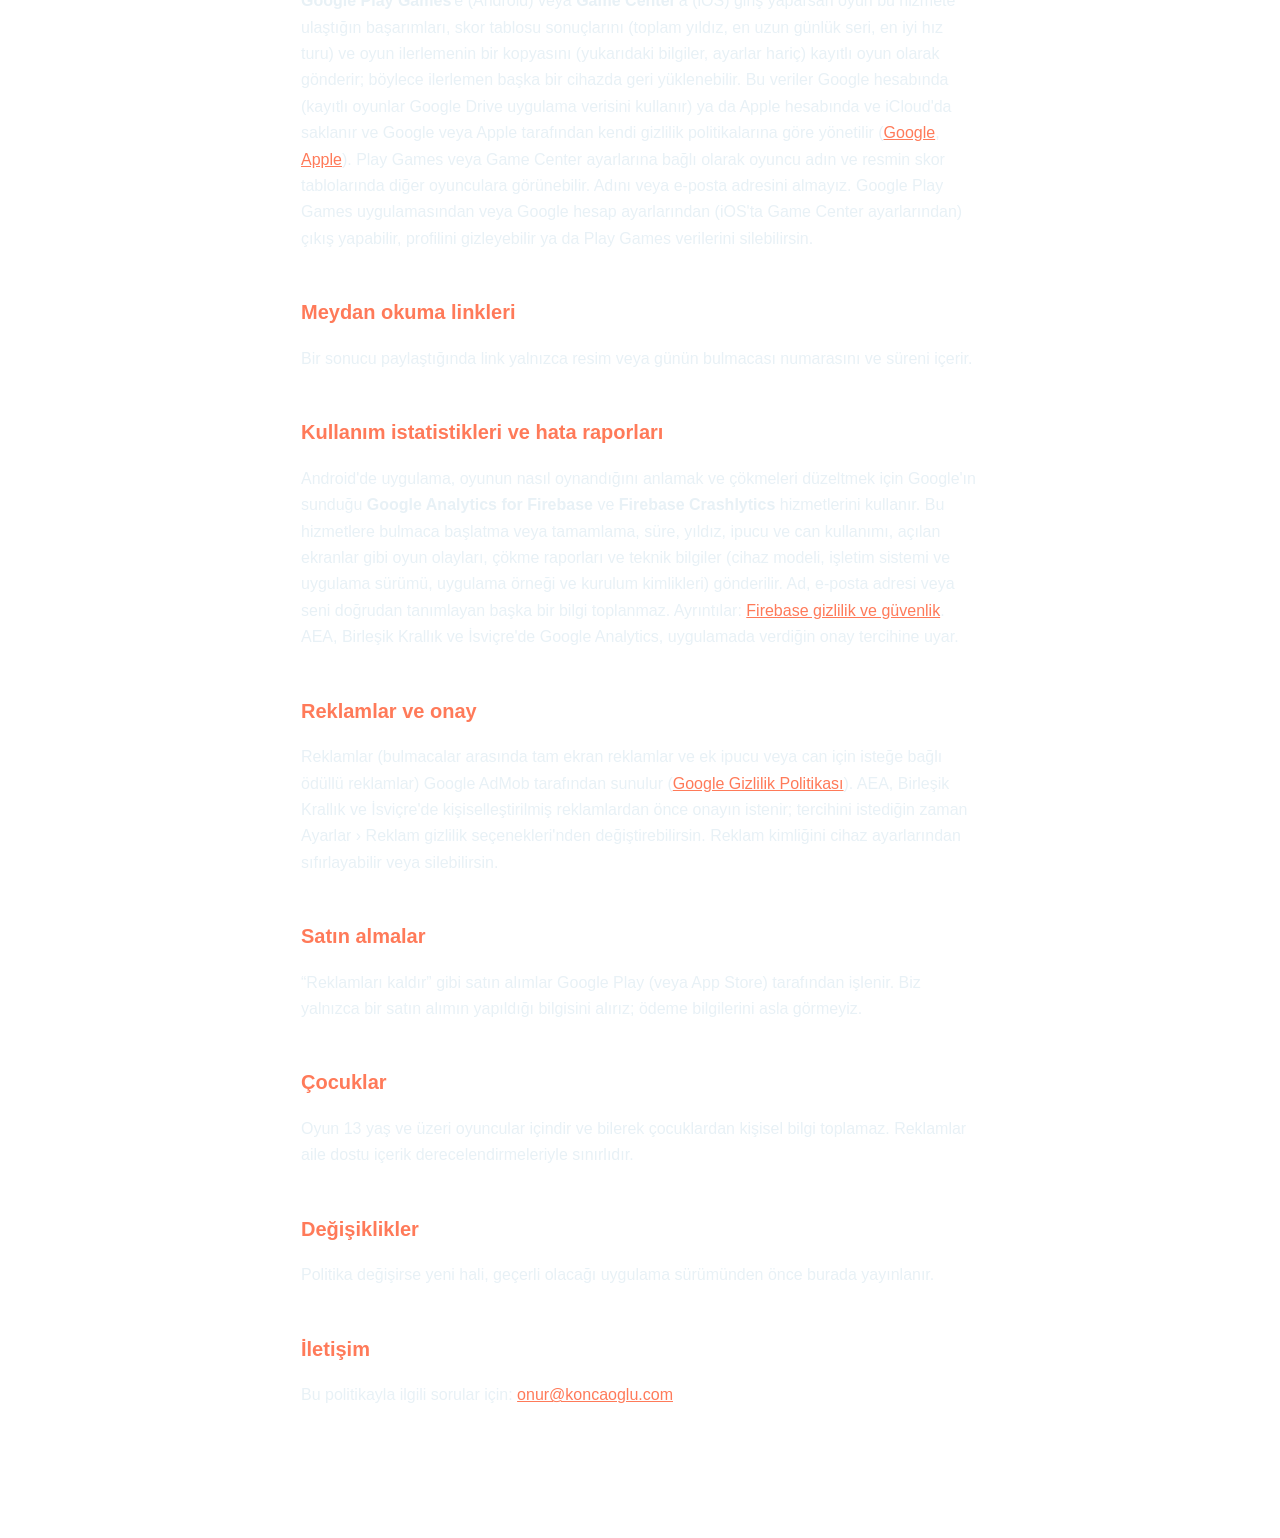
<file: nonoglobe/privacy-policy.html>
<!doctype html>
<html lang="en">
<head>
<meta charset="utf-8">
<meta name="viewport" content="width=device-width, initial-scale=1">
<title>Nonoglobe — Privacy Policy</title>
<style>
  :root { --bg:#07161F; --card:#0F2C3F; --text:#E8F1F6; --muted:#A9C0CC; --gold:#FF7A59; }
  * { box-sizing: border-box; }
  body { margin:0; background:linear-gradient(180deg,#1A4660,#07161F 60%); background-attachment:fixed; color:var(--text);
         font:16px/1.65 -apple-system, "Segoe UI", Roboto, "Helvetica Neue", Arial, sans-serif; }
  main { max-width:760px; margin:0 auto; padding:40px 16px 64px; }
  h1 { color:var(--gold); font-size:2rem; margin:0 0 4px; }
  h2 { color:var(--gold); margin-top:2.2em; font-size:1.25rem; }
  .lang { display:flex; gap:12px; margin:12px 0 28px; }
  .lang a { color:var(--text); background:rgba(255,255,255,.1); border:1px solid rgba(255,255,255,.2);
            padding:4px 14px; border-radius:999px; text-decoration:none; }
  section { background:rgba(255,255,255,.06); border:1px solid rgba(255,255,255,.12); border-radius:20px; padding:8px 24px 20px; margin-bottom:28px; }
  .muted { color:var(--muted); }
  a { color:var(--gold); }
</style>
</head>
<body>
<main>
  <h1>Nonoglobe</h1>
  <div class="muted">Privacy Policy · Gizlilik Politikası — effective / yürürlük: 25 November 2026</div>
  <nav class="lang"><a href="./">← Nonoglobe</a><a href="#en">English</a><a href="#tr">Türkçe</a></nav>

  <section id="en" lang="en">
    <h2>Summary</h2>
    <p>Nonoglobe has no accounts of its own, and the game itself works offline. Signing in to Google Play Games
      (Android) or Game Center (iOS) for cloud save, achievements and leaderboards is optional. The free version shows ads
      provided by <strong>Google AdMob</strong>; to deliver and measure them, Google may collect device identifiers
      (such as the advertising ID), IP address and ad interaction data. If you buy “Remove ads”, no ads are loaded at all.
      We do not sell personal data and we do not receive your personal data from Google.</p>

    <h2>Information stored on your device</h2>
    <p>To let you continue where you left off, the game saves the following <em>only on your device</em>:
      solved pictures and their times and stars, daily puzzle and event results, your streak and streak freezes, speed round
      results, achievements seen, an unfinished puzzle, and your settings (language, music and sound, haptics, theme, zen mode,
      reminders). Unless you sign in to Google Play Games or Game Center (see below), the app does not send it anywhere. If your device's system backup is turned on
      (for example Android backup to your Google account, or iCloud backup), it may be included in that backup,
      which is handled by Google or Apple under their own privacy policies. The optional reminders (daily puzzle, and a note after a few days away) are local notifications created on your device; no data is sent for them. Uninstalling the game deletes this data.</p>

    <h2>Google Play Games and Game Center (optional)</h2>
    <p>If you sign in to <strong>Google Play Games</strong> (Android) or <strong>Game Center</strong> (iOS), the game sends
      that service the achievements you reach, your leaderboard scores (total stars, longest daily streak, best speed round)
      and a copy of your game progress (the information listed above, without your settings) as a saved game,
      so that it can be restored on another device. This data is stored in your Google account (saved games use your
      Google Drive app data) or your Apple account and iCloud, and is handled by Google or Apple under their own privacy
      policies (<a href="https://policies.google.com/privacy">Google</a>,
      <a href="https://www.apple.com/legal/privacy/">Apple</a>). Depending on your Play Games or Game Center settings,
      your player name and picture may be visible to other players on leaderboards. We do not receive your name or e-mail
      address. You can sign out, hide your profile or delete your Play Games data in the Google Play Games app or your
      Google account settings (or in Game Center settings on iOS).</p>

    <h2>Challenge links</h2>
    <p>When you share a result, the link contains only the picture or daily puzzle number and your time.</p>

    <h2>Usage statistics and crash reports</h2>
    <p>On Android the app uses <strong>Google Analytics for Firebase</strong> and <strong>Firebase Crashlytics</strong>
      (provided by Google) to understand how the game is played and to fix crashes. They receive game events such as
      a puzzle being started or completed, the time taken, stars, hints and lives used, the screens opened, achievements,
      events and challenges, crash reports and
      technical information (device model, OS and app version, and app instance and installation identifiers).
      No name, e-mail address or other directly identifying information is collected. See
      <a href="https://firebase.google.com/support/privacy">Firebase privacy and security</a>. In the EEA, the UK and
      Switzerland, Google Analytics follows the consent choice you make in the app.</p>

    <h2>Advertising and consent</h2>
    <p>Ads (full-screen ads between puzzles, and optional rewarded ads for an extra hint or heart) are served by Google AdMob (<a href="https://policies.google.com/privacy">Google Privacy Policy</a>,
      <a href="https://policies.google.com/technologies/partner-sites">how Google uses data from partner apps</a>).
      In the EEA, the UK and Switzerland you are asked for consent before personalised ads are shown, and you can change
      your choice any time in Settings › Ad privacy options. You can also reset or delete your advertising ID in your
      device settings.</p>

    <h2>Purchases</h2>
    <p>Purchases such as “Remove ads” is processed by Google Play (or the App Store). We receive only a confirmation that a
      purchase was made, never your payment details.</p>

    <h2>Children</h2>
    <p>The game is intended for players aged 13 and over and does not knowingly collect personal information from children.
      Ads are limited to family-friendly content ratings.</p>

    <h2>Changes</h2>
    <p>If this policy changes, the new version will be published here before the app version it applies to.</p>

    <h2>Contact</h2>
    <p>Questions about this policy: <a href="mailto:onur@koncaoglu.com">onur@koncaoglu.com</a></p>
  </section>

  <section id="tr" lang="tr">
    <h2>Özet</h2>
    <p>Nonoglobe'un kendi hesap sistemi yoktur; oyunun kendisi internetsiz çalışır. Bulut kaydı, başarımlar ve
      skor tabloları için Google Play Games'e (Android) veya Game Center'a (iOS) giriş yapmak isteğe bağlıdır. Ücretsiz sürüm
      <strong>Google AdMob</strong> reklamları gösterir; Google bunları sunmak ve ölçmek için cihaz tanımlayıcıları
      (ör. reklam kimliği), IP adresi ve reklam etkileşim verilerini toplayabilir. “Reklamları kaldır” satın alınırsa hiç
      reklam yüklenmez. Kişisel verileri satmayız ve Google'dan kişisel verilerini almayız.</p>

    <h2>Cihazında saklanan bilgiler</h2>
    <p>Kaldığın yerden devam edebilmen için oyun şu bilgileri <em>yalnızca cihazında</em> saklar: çözülen resimler, süreleri ve yıldızları, günlük bulmaca ve etkinlik sonuçların, serin ve seri korumaların, hız turu sonuçların, görülen başarımlar, yarım kalan bulmaca ve ayarların (dil, müzik ve ses, titreşim, tema, zen modu, hatırlatıcılar). Google Play Games'e veya Game Center'a giriş yapmadıkça
      (aşağıya bak) uygulama bunları hiçbir yere göndermez. Cihazının sistem yedeklemesi açıksa (ör. Google hesabına Android yedeği veya iCloud yedeği)
      bu yedeğe dahil olabilir; bu yedekleme Google veya Apple tarafından kendi gizlilik politikalarına göre yönetilir.
      İsteğe bağlı hatırlatıcılar (günlük bulmaca ve birkaç gün ara verince gelen not) cihazında oluşturulan yerel bildirimlerdir; bunlar için veri gönderilmez. Oyunu kaldırdığında bu veriler silinir.</p>

    <h2>Google Play Games ve Game Center (isteğe bağlı)</h2>
    <p><strong>Google Play Games</strong>'e (Android) veya <strong>Game Center</strong>'a (iOS) giriş yaparsan oyun bu
      hizmete ulaştığın başarımları, skor tablosu sonuçlarını (toplam yıldız, en uzun günlük seri, en iyi hız turu) ve
      oyun ilerlemenin bir kopyasını (yukarıdaki bilgiler, ayarlar hariç) kayıtlı oyun olarak gönderir; böylece ilerlemen
      başka bir cihazda geri yüklenebilir. Bu veriler Google hesabında (kayıtlı oyunlar Google Drive uygulama verisini
      kullanır) ya da Apple hesabında ve iCloud'da saklanır ve Google veya Apple tarafından kendi gizlilik politikalarına
      göre yönetilir (<a href="https://policies.google.com/privacy">Google</a>,
      <a href="https://www.apple.com/legal/privacy/">Apple</a>). Play Games veya Game Center ayarlarına bağlı olarak oyuncu
      adın ve resmin skor tablolarında diğer oyunculara görünebilir. Adını veya e-posta adresini almayız. Google Play Games
      uygulamasından veya Google hesap ayarlarından (iOS'ta Game Center ayarlarından) çıkış yapabilir, profilini gizleyebilir
      ya da Play Games verilerini silebilirsin.</p>

    <h2>Meydan okuma linkleri</h2>
    <p>Bir sonucu paylaştığında link yalnızca resim veya günün bulmacası numarasını ve süreni içerir.</p>

    <h2>Kullanım istatistikleri ve hata raporları</h2>
    <p>Android'de uygulama, oyunun nasıl oynandığını anlamak ve çökmeleri düzeltmek için Google'ın sunduğu
      <strong>Google Analytics for Firebase</strong> ve <strong>Firebase Crashlytics</strong> hizmetlerini kullanır.
      Bu hizmetlere bulmaca başlatma veya tamamlama, süre, yıldız, ipucu ve can kullanımı, açılan ekranlar gibi oyun olayları,
      çökme raporları ve teknik bilgiler (cihaz modeli, işletim sistemi ve uygulama sürümü, uygulama örneği ve kurulum
      kimlikleri) gönderilir. Ad, e-posta adresi veya seni doğrudan tanımlayan başka bir bilgi toplanmaz. Ayrıntılar:
      <a href="https://firebase.google.com/support/privacy">Firebase gizlilik ve güvenlik</a>. AEA, Birleşik Krallık ve
      İsviçre'de Google Analytics, uygulamada verdiğin onay tercihine uyar.</p>

    <h2>Reklamlar ve onay</h2>
    <p>Reklamlar (bulmacalar arasında tam ekran reklamlar ve ek ipucu veya can için isteğe bağlı ödüllü reklamlar) Google AdMob tarafından sunulur (<a href="https://policies.google.com/privacy?hl=tr">Google Gizlilik Politikası</a>).
      AEA, Birleşik Krallık ve İsviçre'de kişiselleştirilmiş reklamlardan önce onayın istenir; tercihini istediğin zaman
      Ayarlar › Reklam gizlilik seçenekleri'nden değiştirebilirsin. Reklam kimliğini cihaz ayarlarından sıfırlayabilir
      veya silebilirsin.</p>

    <h2>Satın almalar</h2>
    <p>“Reklamları kaldır” gibi satın alımlar Google Play (veya App Store) tarafından işlenir. Biz yalnızca bir satın alımın yapıldığı
      bilgisini alırız; ödeme bilgilerini asla görmeyiz.</p>

    <h2>Çocuklar</h2>
    <p>Oyun 13 yaş ve üzeri oyuncular içindir ve bilerek çocuklardan kişisel bilgi toplamaz. Reklamlar aile dostu
      içerik derecelendirmeleriyle sınırlıdır.</p>

    <h2>Değişiklikler</h2>
    <p>Politika değişirse yeni hali, geçerli olacağı uygulama sürümünden önce burada yayınlanır.</p>

    <h2>İletişim</h2>
    <p>Bu politikayla ilgili sorular için: <a href="mailto:onur@koncaoglu.com">onur@koncaoglu.com</a></p>
  </section>
</main>
</body>
</html>
</file>
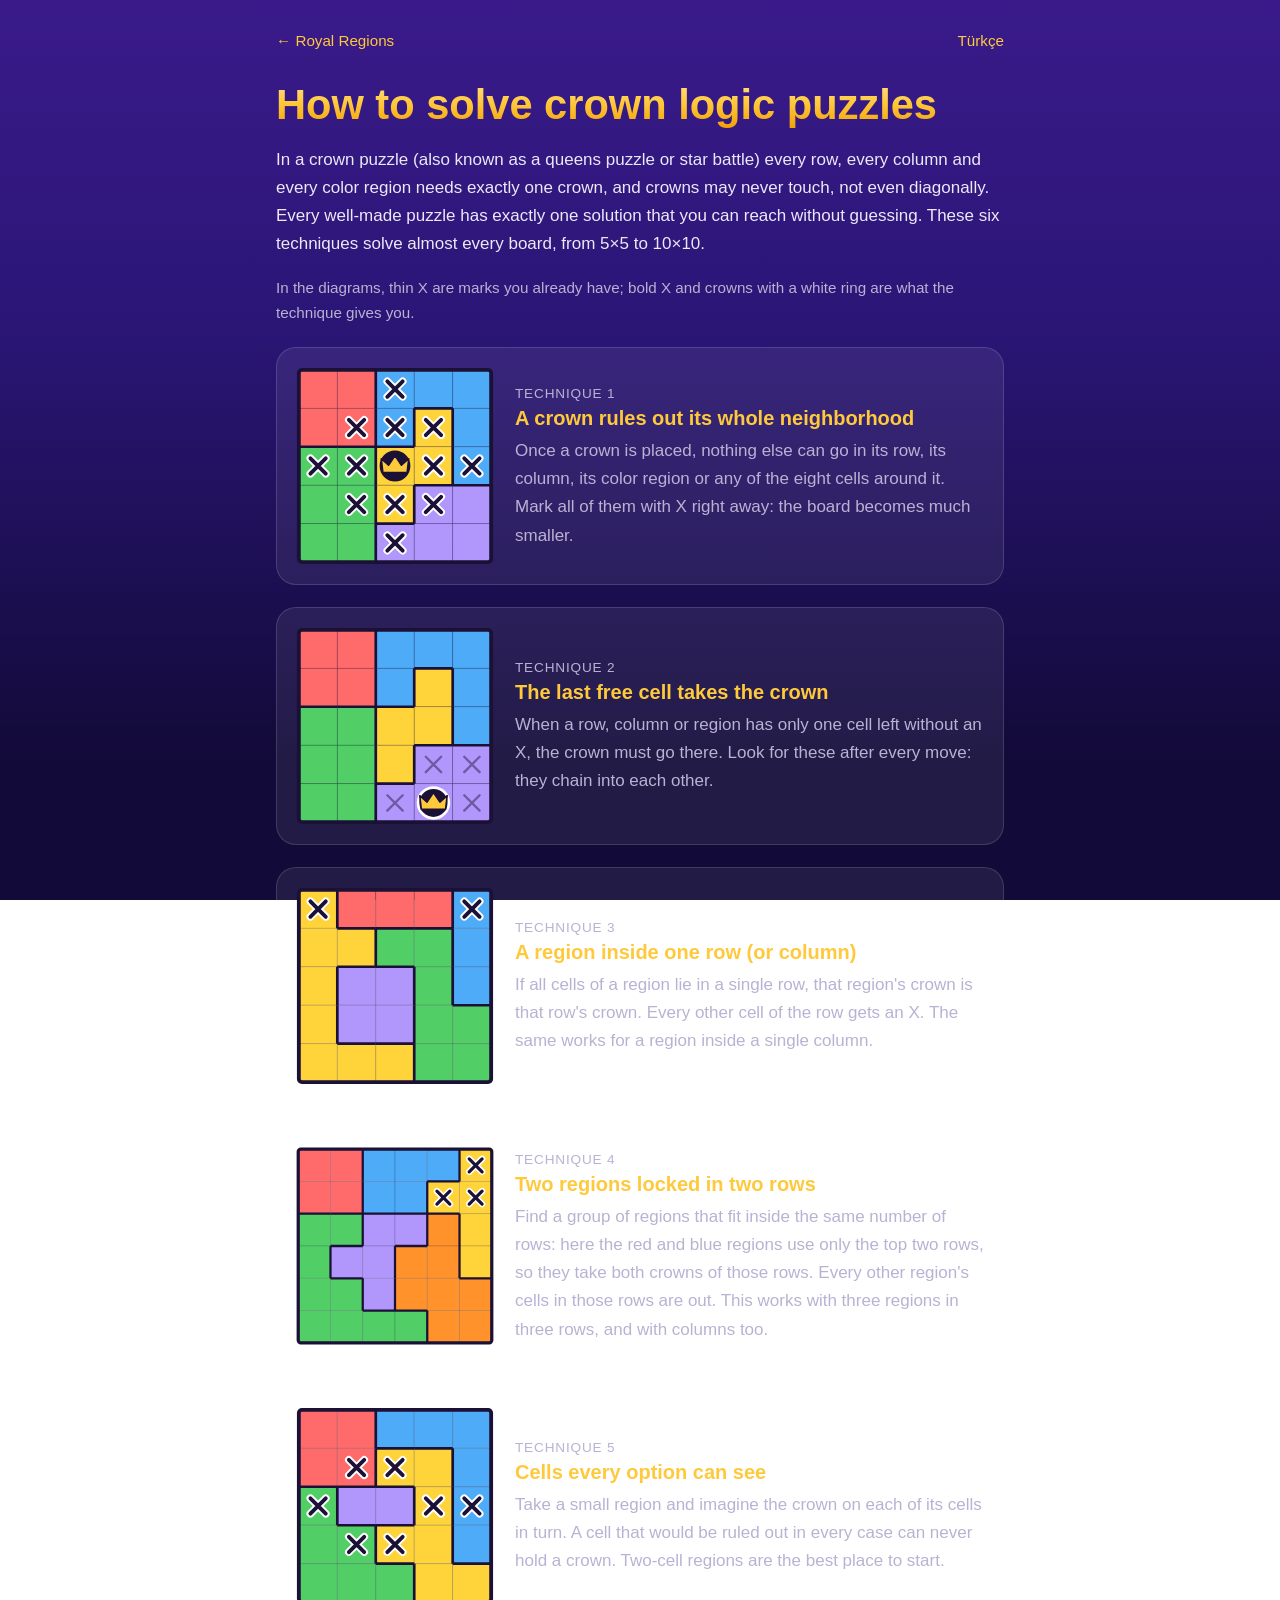
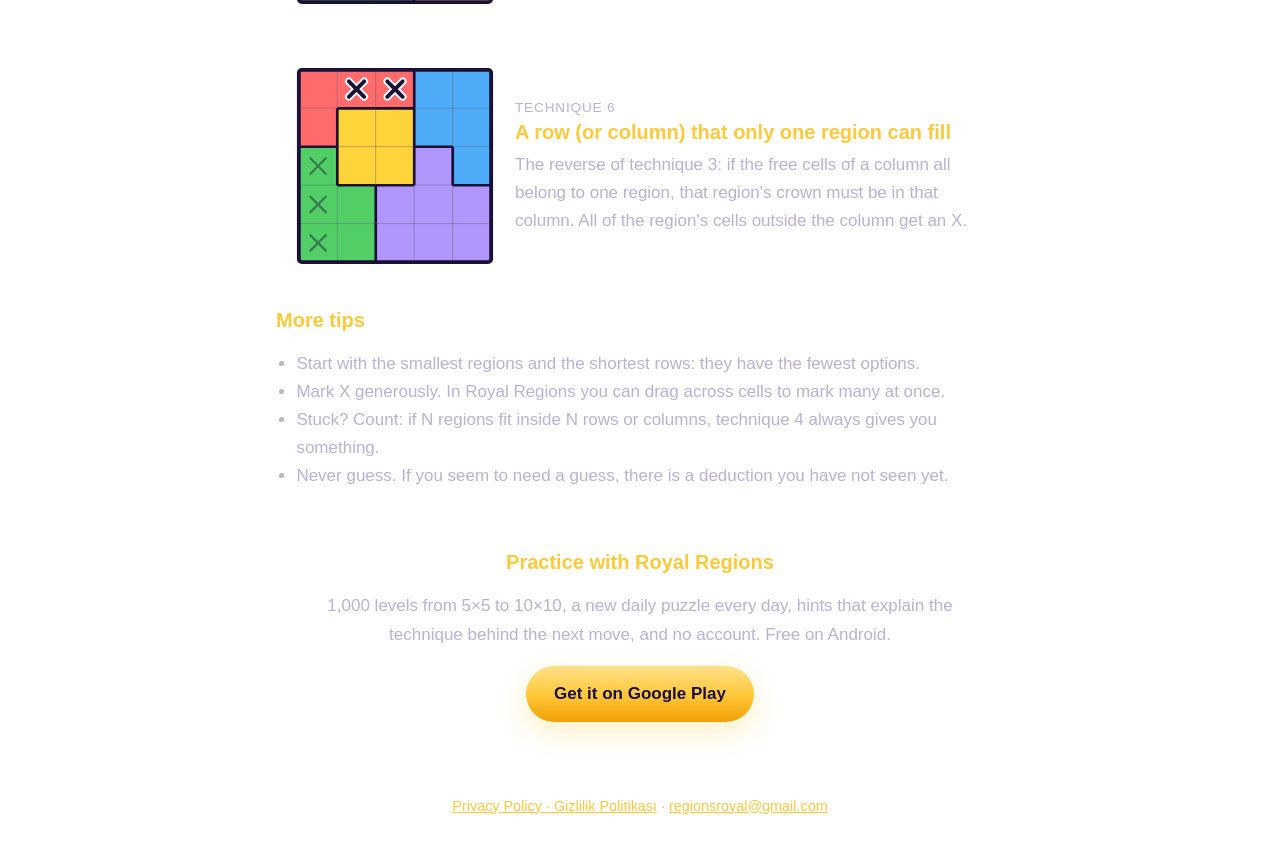
<file: royalregions/how-to-solve.html>
<!doctype html>
<html lang="en">
<head>
<meta charset="utf-8">
<meta name="viewport" content="width=device-width, initial-scale=1">
<title>How to solve crown logic puzzles: 6 techniques</title>
<meta name="description" content="Learn to solve crown (queens) logic puzzles without guessing: six techniques with diagrams, from the basic rule to region blocks. Practice them in Royal Regions.">
<link rel="canonical" href="https://koncaoglu.com/royalregions/how-to-solve.html">
<link rel="alternate" hreflang="en" href="https://koncaoglu.com/royalregions/how-to-solve.html">
<link rel="alternate" hreflang="tr" href="https://koncaoglu.com/royalregions/tr/nasil-cozulur.html">
<meta property="og:title" content="How to solve crown logic puzzles: 6 techniques">
<meta property="og:description" content="Learn to solve crown (queens) logic puzzles without guessing: six techniques with diagrams, from the basic rule to region blocks. Practice them in Royal Regions.">
<meta property="og:image" content="https://koncaoglu.com/royalregions/icon.png">
<link rel="icon" href="icon.png">
<script type="application/ld+json">{"@context": "https://schema.org", "@type": "Article", "headline": "How to solve crown logic puzzles: 6 techniques", "description": "Learn to solve crown (queens) logic puzzles without guessing: six techniques with diagrams, from the basic rule to region blocks. Practice them in Royal Regions.", "inLanguage": "en", "url": "https://koncaoglu.com/royalregions/how-to-solve.html", "about": {"@type": "VideoGame", "name": "Royal Regions", "url": "https://koncaoglu.com/royalregions/"}}</script>
<style>
:root { --text:#ECE8F7; --muted:#B9B2D3; --gold:#FFC93C; --gold2:#F29F05; }
* { box-sizing:border-box; }
body { margin:0; color:var(--text); background:linear-gradient(180deg,#3A1A8A,#2B1677 35%,#120A38 85%);
       background-attachment:fixed; font:17px/1.65 -apple-system,"Segoe UI",Roboto,"Helvetica Neue",Arial,sans-serif; }
main { max-width:760px; margin:0 auto; padding:28px 16px 40px; }
nav { display:flex; justify-content:space-between; gap:12px; font-size:.95rem; }
nav a { color:var(--gold); text-decoration:none; }
h1 { margin:28px 0 10px; font-size:clamp(1.9rem,5.5vw,2.6rem); line-height:1.15;
     background:linear-gradient(180deg,#FFE08A,var(--gold) 45%,var(--gold2)); -webkit-background-clip:text;
     background-clip:text; color:transparent; }
h2 { color:var(--gold); font-size:1.25rem; margin:0 0 6px; line-height:1.3; }
.lead { color:var(--text); }
.legend { color:var(--muted); font-size:.95rem; }
.step { display:grid; grid-template-columns:200px 1fr; gap:20px; align-items:center; margin:22px 0;
        background:rgba(255,255,255,.07); border:1px solid rgba(255,255,255,.14); border-radius:20px; padding:18px; }
.step svg { width:200px; height:200px; display:block; }
.step .num { color:var(--muted); font-size:.85rem; text-transform:uppercase; letter-spacing:.06em; }
.step p { margin:0; color:var(--muted); }
ul { color:var(--muted); padding-left:1.2em; }
.cta { text-align:center; margin-top:34px; background:rgba(255,255,255,.07); border:1px solid rgba(255,255,255,.14);
       border-radius:20px; padding:24px 18px; }
.cta p { color:var(--muted); }
.btn { display:inline-block; padding:14px 28px; border-radius:999px; font-weight:800; text-decoration:none; color:#1A0E4D;
       background:linear-gradient(180deg,#FFE08A,var(--gold) 50%,var(--gold2)); box-shadow:0 10px 30px rgba(255,201,60,.3); }
footer { text-align:center; color:var(--muted); font-size:.9rem; padding:8px 16px 40px; }
footer a { color:var(--gold); }
@media (max-width:560px) {
  .step { grid-template-columns:1fr; justify-items:center; text-align:left; }
  .step svg { width:min(260px,80vw); height:auto; }
}
</style>
</head>
<body>
<main>
  <nav><a href="./">← Royal Regions</a><a href="tr/nasil-cozulur.html" hreflang="tr">Türkçe</a></nav>
  <h1>How to solve crown logic puzzles</h1>
  <p class="lead">In a crown puzzle (also known as a queens puzzle or star battle) every row, every column and every color region needs exactly one crown, and crowns may never touch, not even diagonally. Every well-made puzzle has exactly one solution that you can reach without guessing. These six techniques solve almost every board, from 5×5 to 10×10.</p>
  <p class="legend">In the diagrams, thin X are marks you already have; bold X and crowns with a white ring are what the technique gives you.</p>
  <section class='step'><svg viewBox='-0.1 -0.1 5.2 5.2' role='img' aria-label='Diagram 1: A crown rules out its whole neighborhood' xmlns='http://www.w3.org/2000/svg'><rect x='0' y='0' width='1' height='1' fill='#FF6B6B' stroke='rgba(27,16,53,.25)' stroke-width='0.02'/><rect x='1' y='0' width='1' height='1' fill='#FF6B6B' stroke='rgba(27,16,53,.25)' stroke-width='0.02'/><rect x='2' y='0' width='1' height='1' fill='#4DABF7' stroke='rgba(27,16,53,.25)' stroke-width='0.02'/><rect x='3' y='0' width='1' height='1' fill='#4DABF7' stroke='rgba(27,16,53,.25)' stroke-width='0.02'/><rect x='4' y='0' width='1' height='1' fill='#4DABF7' stroke='rgba(27,16,53,.25)' stroke-width='0.02'/><rect x='0' y='1' width='1' height='1' fill='#FF6B6B' stroke='rgba(27,16,53,.25)' stroke-width='0.02'/><rect x='1' y='1' width='1' height='1' fill='#FF6B6B' stroke='rgba(27,16,53,.25)' stroke-width='0.02'/><rect x='2' y='1' width='1' height='1' fill='#4DABF7' stroke='rgba(27,16,53,.25)' stroke-width='0.02'/><rect x='3' y='1' width='1' height='1' fill='#FFD43B' stroke='rgba(27,16,53,.25)' stroke-width='0.02'/><rect x='4' y='1' width='1' height='1' fill='#4DABF7' stroke='rgba(27,16,53,.25)' stroke-width='0.02'/><rect x='0' y='2' width='1' height='1' fill='#51CF66' stroke='rgba(27,16,53,.25)' stroke-width='0.02'/><rect x='1' y='2' width='1' height='1' fill='#51CF66' stroke='rgba(27,16,53,.25)' stroke-width='0.02'/><rect x='2' y='2' width='1' height='1' fill='#FFD43B' stroke='rgba(27,16,53,.25)' stroke-width='0.02'/><rect x='3' y='2' width='1' height='1' fill='#FFD43B' stroke='rgba(27,16,53,.25)' stroke-width='0.02'/><rect x='4' y='2' width='1' height='1' fill='#4DABF7' stroke='rgba(27,16,53,.25)' stroke-width='0.02'/><rect x='0' y='3' width='1' height='1' fill='#51CF66' stroke='rgba(27,16,53,.25)' stroke-width='0.02'/><rect x='1' y='3' width='1' height='1' fill='#51CF66' stroke='rgba(27,16,53,.25)' stroke-width='0.02'/><rect x='2' y='3' width='1' height='1' fill='#FFD43B' stroke='rgba(27,16,53,.25)' stroke-width='0.02'/><rect x='3' y='3' width='1' height='1' fill='#B197FC' stroke='rgba(27,16,53,.25)' stroke-width='0.02'/><rect x='4' y='3' width='1' height='1' fill='#B197FC' stroke='rgba(27,16,53,.25)' stroke-width='0.02'/><rect x='0' y='4' width='1' height='1' fill='#51CF66' stroke='rgba(27,16,53,.25)' stroke-width='0.02'/><rect x='1' y='4' width='1' height='1' fill='#51CF66' stroke='rgba(27,16,53,.25)' stroke-width='0.02'/><rect x='2' y='4' width='1' height='1' fill='#B197FC' stroke='rgba(27,16,53,.25)' stroke-width='0.02'/><rect x='3' y='4' width='1' height='1' fill='#B197FC' stroke='rgba(27,16,53,.25)' stroke-width='0.02'/><rect x='4' y='4' width='1' height='1' fill='#B197FC' stroke='rgba(27,16,53,.25)' stroke-width='0.02'/><line x1='2' y1='0' x2='2' y2='1' stroke='#1B1035' stroke-width='0.07'/><line x1='3' y1='1' x2='4' y2='1' stroke='#1B1035' stroke-width='0.07'/><line x1='0' y1='2' x2='1' y2='2' stroke='#1B1035' stroke-width='0.07'/><line x1='2' y1='1' x2='2' y2='2' stroke='#1B1035' stroke-width='0.07'/><line x1='1' y1='2' x2='2' y2='2' stroke='#1B1035' stroke-width='0.07'/><line x1='3' y1='1' x2='3' y2='2' stroke='#1B1035' stroke-width='0.07'/><line x1='2' y1='2' x2='3' y2='2' stroke='#1B1035' stroke-width='0.07'/><line x1='4' y1='1' x2='4' y2='2' stroke='#1B1035' stroke-width='0.07'/><line x1='2' y1='2' x2='2' y2='3' stroke='#1B1035' stroke-width='0.07'/><line x1='4' y1='2' x2='4' y2='3' stroke='#1B1035' stroke-width='0.07'/><line x1='3' y1='3' x2='4' y2='3' stroke='#1B1035' stroke-width='0.07'/><line x1='4' y1='3' x2='5' y2='3' stroke='#1B1035' stroke-width='0.07'/><line x1='2' y1='3' x2='2' y2='4' stroke='#1B1035' stroke-width='0.07'/><line x1='3' y1='3' x2='3' y2='4' stroke='#1B1035' stroke-width='0.07'/><line x1='2' y1='4' x2='3' y2='4' stroke='#1B1035' stroke-width='0.07'/><line x1='2' y1='4' x2='2' y2='5' stroke='#1B1035' stroke-width='0.07'/><rect x='0' y='0' width='5' height='5' fill='none' stroke='#1B1035' stroke-width='0.1' rx='0.08'/><circle cx='2.5' cy='2.5' r='0.4' fill='#1B1035'/><g transform='translate(2.5 2.48) scale(1.05)'><path d='M-0.30 0.18 L-0.34 -0.16 L-0.16 0.00 L0 -0.24 L0.16 0.00 L0.34 -0.16 L0.30 0.18 Z' fill='#FFC93C' stroke='#1B1035' stroke-width='0.04' stroke-linejoin='round'/></g><path d='M2.3 0.3 L2.7 0.7 M2.7 0.3 L2.3 0.7' stroke='#FFFFFF' stroke-width='0.2' stroke-linecap='round'/><path d='M2.3 0.3 L2.7 0.7 M2.7 0.3 L2.3 0.7' stroke='#1B1035' stroke-width='0.1' stroke-linecap='round'/><path d='M1.3 1.3 L1.7 1.7 M1.7 1.3 L1.3 1.7' stroke='#FFFFFF' stroke-width='0.2' stroke-linecap='round'/><path d='M1.3 1.3 L1.7 1.7 M1.7 1.3 L1.3 1.7' stroke='#1B1035' stroke-width='0.1' stroke-linecap='round'/><path d='M2.3 1.3 L2.7 1.7 M2.7 1.3 L2.3 1.7' stroke='#FFFFFF' stroke-width='0.2' stroke-linecap='round'/><path d='M2.3 1.3 L2.7 1.7 M2.7 1.3 L2.3 1.7' stroke='#1B1035' stroke-width='0.1' stroke-linecap='round'/><path d='M3.3 1.3 L3.7 1.7 M3.7 1.3 L3.3 1.7' stroke='#FFFFFF' stroke-width='0.2' stroke-linecap='round'/><path d='M3.3 1.3 L3.7 1.7 M3.7 1.3 L3.3 1.7' stroke='#1B1035' stroke-width='0.1' stroke-linecap='round'/><path d='M0.3 2.3 L0.7 2.7 M0.7 2.3 L0.3 2.7' stroke='#FFFFFF' stroke-width='0.2' stroke-linecap='round'/><path d='M0.3 2.3 L0.7 2.7 M0.7 2.3 L0.3 2.7' stroke='#1B1035' stroke-width='0.1' stroke-linecap='round'/><path d='M1.3 2.3 L1.7 2.7 M1.7 2.3 L1.3 2.7' stroke='#FFFFFF' stroke-width='0.2' stroke-linecap='round'/><path d='M1.3 2.3 L1.7 2.7 M1.7 2.3 L1.3 2.7' stroke='#1B1035' stroke-width='0.1' stroke-linecap='round'/><path d='M3.3 2.3 L3.7 2.7 M3.7 2.3 L3.3 2.7' stroke='#FFFFFF' stroke-width='0.2' stroke-linecap='round'/><path d='M3.3 2.3 L3.7 2.7 M3.7 2.3 L3.3 2.7' stroke='#1B1035' stroke-width='0.1' stroke-linecap='round'/><path d='M4.3 2.3 L4.7 2.7 M4.7 2.3 L4.3 2.7' stroke='#FFFFFF' stroke-width='0.2' stroke-linecap='round'/><path d='M4.3 2.3 L4.7 2.7 M4.7 2.3 L4.3 2.7' stroke='#1B1035' stroke-width='0.1' stroke-linecap='round'/><path d='M1.3 3.3 L1.7 3.7 M1.7 3.3 L1.3 3.7' stroke='#FFFFFF' stroke-width='0.2' stroke-linecap='round'/><path d='M1.3 3.3 L1.7 3.7 M1.7 3.3 L1.3 3.7' stroke='#1B1035' stroke-width='0.1' stroke-linecap='round'/><path d='M2.3 3.3 L2.7 3.7 M2.7 3.3 L2.3 3.7' stroke='#FFFFFF' stroke-width='0.2' stroke-linecap='round'/><path d='M2.3 3.3 L2.7 3.7 M2.7 3.3 L2.3 3.7' stroke='#1B1035' stroke-width='0.1' stroke-linecap='round'/><path d='M3.3 3.3 L3.7 3.7 M3.7 3.3 L3.3 3.7' stroke='#FFFFFF' stroke-width='0.2' stroke-linecap='round'/><path d='M3.3 3.3 L3.7 3.7 M3.7 3.3 L3.3 3.7' stroke='#1B1035' stroke-width='0.1' stroke-linecap='round'/><path d='M2.3 4.3 L2.7 4.7 M2.7 4.3 L2.3 4.7' stroke='#FFFFFF' stroke-width='0.2' stroke-linecap='round'/><path d='M2.3 4.3 L2.7 4.7 M2.7 4.3 L2.3 4.7' stroke='#1B1035' stroke-width='0.1' stroke-linecap='round'/></svg><div><div class='num'>Technique 1</div><h2>A crown rules out its whole neighborhood</h2><p>Once a crown is placed, nothing else can go in its row, its column, its color region or any of the eight cells around it. Mark all of them with X right away: the board becomes much smaller.</p></div></section><section class='step'><svg viewBox='-0.1 -0.1 5.2 5.2' role='img' aria-label='Diagram 2: The last free cell takes the crown' xmlns='http://www.w3.org/2000/svg'><rect x='0' y='0' width='1' height='1' fill='#FF6B6B' stroke='rgba(27,16,53,.25)' stroke-width='0.02'/><rect x='1' y='0' width='1' height='1' fill='#FF6B6B' stroke='rgba(27,16,53,.25)' stroke-width='0.02'/><rect x='2' y='0' width='1' height='1' fill='#4DABF7' stroke='rgba(27,16,53,.25)' stroke-width='0.02'/><rect x='3' y='0' width='1' height='1' fill='#4DABF7' stroke='rgba(27,16,53,.25)' stroke-width='0.02'/><rect x='4' y='0' width='1' height='1' fill='#4DABF7' stroke='rgba(27,16,53,.25)' stroke-width='0.02'/><rect x='0' y='1' width='1' height='1' fill='#FF6B6B' stroke='rgba(27,16,53,.25)' stroke-width='0.02'/><rect x='1' y='1' width='1' height='1' fill='#FF6B6B' stroke='rgba(27,16,53,.25)' stroke-width='0.02'/><rect x='2' y='1' width='1' height='1' fill='#4DABF7' stroke='rgba(27,16,53,.25)' stroke-width='0.02'/><rect x='3' y='1' width='1' height='1' fill='#FFD43B' stroke='rgba(27,16,53,.25)' stroke-width='0.02'/><rect x='4' y='1' width='1' height='1' fill='#4DABF7' stroke='rgba(27,16,53,.25)' stroke-width='0.02'/><rect x='0' y='2' width='1' height='1' fill='#51CF66' stroke='rgba(27,16,53,.25)' stroke-width='0.02'/><rect x='1' y='2' width='1' height='1' fill='#51CF66' stroke='rgba(27,16,53,.25)' stroke-width='0.02'/><rect x='2' y='2' width='1' height='1' fill='#FFD43B' stroke='rgba(27,16,53,.25)' stroke-width='0.02'/><rect x='3' y='2' width='1' height='1' fill='#FFD43B' stroke='rgba(27,16,53,.25)' stroke-width='0.02'/><rect x='4' y='2' width='1' height='1' fill='#4DABF7' stroke='rgba(27,16,53,.25)' stroke-width='0.02'/><rect x='0' y='3' width='1' height='1' fill='#51CF66' stroke='rgba(27,16,53,.25)' stroke-width='0.02'/><rect x='1' y='3' width='1' height='1' fill='#51CF66' stroke='rgba(27,16,53,.25)' stroke-width='0.02'/><rect x='2' y='3' width='1' height='1' fill='#FFD43B' stroke='rgba(27,16,53,.25)' stroke-width='0.02'/><rect x='3' y='3' width='1' height='1' fill='#B197FC' stroke='rgba(27,16,53,.25)' stroke-width='0.02'/><rect x='4' y='3' width='1' height='1' fill='#B197FC' stroke='rgba(27,16,53,.25)' stroke-width='0.02'/><rect x='0' y='4' width='1' height='1' fill='#51CF66' stroke='rgba(27,16,53,.25)' stroke-width='0.02'/><rect x='1' y='4' width='1' height='1' fill='#51CF66' stroke='rgba(27,16,53,.25)' stroke-width='0.02'/><rect x='2' y='4' width='1' height='1' fill='#B197FC' stroke='rgba(27,16,53,.25)' stroke-width='0.02'/><rect x='3' y='4' width='1' height='1' fill='#B197FC' stroke='rgba(27,16,53,.25)' stroke-width='0.02'/><rect x='4' y='4' width='1' height='1' fill='#B197FC' stroke='rgba(27,16,53,.25)' stroke-width='0.02'/><line x1='2' y1='0' x2='2' y2='1' stroke='#1B1035' stroke-width='0.07'/><line x1='3' y1='1' x2='4' y2='1' stroke='#1B1035' stroke-width='0.07'/><line x1='0' y1='2' x2='1' y2='2' stroke='#1B1035' stroke-width='0.07'/><line x1='2' y1='1' x2='2' y2='2' stroke='#1B1035' stroke-width='0.07'/><line x1='1' y1='2' x2='2' y2='2' stroke='#1B1035' stroke-width='0.07'/><line x1='3' y1='1' x2='3' y2='2' stroke='#1B1035' stroke-width='0.07'/><line x1='2' y1='2' x2='3' y2='2' stroke='#1B1035' stroke-width='0.07'/><line x1='4' y1='1' x2='4' y2='2' stroke='#1B1035' stroke-width='0.07'/><line x1='2' y1='2' x2='2' y2='3' stroke='#1B1035' stroke-width='0.07'/><line x1='4' y1='2' x2='4' y2='3' stroke='#1B1035' stroke-width='0.07'/><line x1='3' y1='3' x2='4' y2='3' stroke='#1B1035' stroke-width='0.07'/><line x1='4' y1='3' x2='5' y2='3' stroke='#1B1035' stroke-width='0.07'/><line x1='2' y1='3' x2='2' y2='4' stroke='#1B1035' stroke-width='0.07'/><line x1='3' y1='3' x2='3' y2='4' stroke='#1B1035' stroke-width='0.07'/><line x1='2' y1='4' x2='3' y2='4' stroke='#1B1035' stroke-width='0.07'/><line x1='2' y1='4' x2='2' y2='5' stroke='#1B1035' stroke-width='0.07'/><rect x='0' y='0' width='5' height='5' fill='none' stroke='#1B1035' stroke-width='0.1' rx='0.08'/><path d='M3.3 3.3 L3.7 3.7 M3.7 3.3 L3.3 3.7' stroke='rgba(27,16,53,.45)' stroke-width='0.06' stroke-linecap='round'/><path d='M4.3 3.3 L4.7 3.7 M4.7 3.3 L4.3 3.7' stroke='rgba(27,16,53,.45)' stroke-width='0.06' stroke-linecap='round'/><path d='M2.3 4.3 L2.7 4.7 M2.7 4.3 L2.3 4.7' stroke='rgba(27,16,53,.45)' stroke-width='0.06' stroke-linecap='round'/><path d='M4.3 4.3 L4.7 4.7 M4.7 4.3 L4.3 4.7' stroke='rgba(27,16,53,.45)' stroke-width='0.06' stroke-linecap='round'/><circle cx='3.5' cy='4.5' r='0.4' fill='#1B1035'/><circle cx='3.5' cy='4.5' r='0.4' fill='none' stroke='#FFFFFF' stroke-width='0.07'/><g transform='translate(3.5 4.48) scale(1.05)'><path d='M-0.30 0.18 L-0.34 -0.16 L-0.16 0.00 L0 -0.24 L0.16 0.00 L0.34 -0.16 L0.30 0.18 Z' fill='#FFC93C' stroke='#1B1035' stroke-width='0.04' stroke-linejoin='round'/></g></svg><div><div class='num'>Technique 2</div><h2>The last free cell takes the crown</h2><p>When a row, column or region has only one cell left without an X, the crown must go there. Look for these after every move: they chain into each other.</p></div></section><section class='step'><svg viewBox='-0.1 -0.1 5.2 5.2' role='img' aria-label='Diagram 3: A region inside one row (or column)' xmlns='http://www.w3.org/2000/svg'><rect x='0' y='0' width='1' height='1' fill='#FFD43B' stroke='rgba(27,16,53,.25)' stroke-width='0.02'/><rect x='1' y='0' width='1' height='1' fill='#FF6B6B' stroke='rgba(27,16,53,.25)' stroke-width='0.02'/><rect x='2' y='0' width='1' height='1' fill='#FF6B6B' stroke='rgba(27,16,53,.25)' stroke-width='0.02'/><rect x='3' y='0' width='1' height='1' fill='#FF6B6B' stroke='rgba(27,16,53,.25)' stroke-width='0.02'/><rect x='4' y='0' width='1' height='1' fill='#4DABF7' stroke='rgba(27,16,53,.25)' stroke-width='0.02'/><rect x='0' y='1' width='1' height='1' fill='#FFD43B' stroke='rgba(27,16,53,.25)' stroke-width='0.02'/><rect x='1' y='1' width='1' height='1' fill='#FFD43B' stroke='rgba(27,16,53,.25)' stroke-width='0.02'/><rect x='2' y='1' width='1' height='1' fill='#51CF66' stroke='rgba(27,16,53,.25)' stroke-width='0.02'/><rect x='3' y='1' width='1' height='1' fill='#51CF66' stroke='rgba(27,16,53,.25)' stroke-width='0.02'/><rect x='4' y='1' width='1' height='1' fill='#4DABF7' stroke='rgba(27,16,53,.25)' stroke-width='0.02'/><rect x='0' y='2' width='1' height='1' fill='#FFD43B' stroke='rgba(27,16,53,.25)' stroke-width='0.02'/><rect x='1' y='2' width='1' height='1' fill='#B197FC' stroke='rgba(27,16,53,.25)' stroke-width='0.02'/><rect x='2' y='2' width='1' height='1' fill='#B197FC' stroke='rgba(27,16,53,.25)' stroke-width='0.02'/><rect x='3' y='2' width='1' height='1' fill='#51CF66' stroke='rgba(27,16,53,.25)' stroke-width='0.02'/><rect x='4' y='2' width='1' height='1' fill='#4DABF7' stroke='rgba(27,16,53,.25)' stroke-width='0.02'/><rect x='0' y='3' width='1' height='1' fill='#FFD43B' stroke='rgba(27,16,53,.25)' stroke-width='0.02'/><rect x='1' y='3' width='1' height='1' fill='#B197FC' stroke='rgba(27,16,53,.25)' stroke-width='0.02'/><rect x='2' y='3' width='1' height='1' fill='#B197FC' stroke='rgba(27,16,53,.25)' stroke-width='0.02'/><rect x='3' y='3' width='1' height='1' fill='#51CF66' stroke='rgba(27,16,53,.25)' stroke-width='0.02'/><rect x='4' y='3' width='1' height='1' fill='#51CF66' stroke='rgba(27,16,53,.25)' stroke-width='0.02'/><rect x='0' y='4' width='1' height='1' fill='#FFD43B' stroke='rgba(27,16,53,.25)' stroke-width='0.02'/><rect x='1' y='4' width='1' height='1' fill='#FFD43B' stroke='rgba(27,16,53,.25)' stroke-width='0.02'/><rect x='2' y='4' width='1' height='1' fill='#FFD43B' stroke='rgba(27,16,53,.25)' stroke-width='0.02'/><rect x='3' y='4' width='1' height='1' fill='#51CF66' stroke='rgba(27,16,53,.25)' stroke-width='0.02'/><rect x='4' y='4' width='1' height='1' fill='#51CF66' stroke='rgba(27,16,53,.25)' stroke-width='0.02'/><line x1='1' y1='0' x2='1' y2='1' stroke='#1B1035' stroke-width='0.07'/><line x1='1' y1='1' x2='2' y2='1' stroke='#1B1035' stroke-width='0.07'/><line x1='2' y1='1' x2='3' y2='1' stroke='#1B1035' stroke-width='0.07'/><line x1='4' y1='0' x2='4' y2='1' stroke='#1B1035' stroke-width='0.07'/><line x1='3' y1='1' x2='4' y2='1' stroke='#1B1035' stroke-width='0.07'/><line x1='2' y1='1' x2='2' y2='2' stroke='#1B1035' stroke-width='0.07'/><line x1='1' y1='2' x2='2' y2='2' stroke='#1B1035' stroke-width='0.07'/><line x1='2' y1='2' x2='3' y2='2' stroke='#1B1035' stroke-width='0.07'/><line x1='4' y1='1' x2='4' y2='2' stroke='#1B1035' stroke-width='0.07'/><line x1='1' y1='2' x2='1' y2='3' stroke='#1B1035' stroke-width='0.07'/><line x1='3' y1='2' x2='3' y2='3' stroke='#1B1035' stroke-width='0.07'/><line x1='4' y1='2' x2='4' y2='3' stroke='#1B1035' stroke-width='0.07'/><line x1='4' y1='3' x2='5' y2='3' stroke='#1B1035' stroke-width='0.07'/><line x1='1' y1='3' x2='1' y2='4' stroke='#1B1035' stroke-width='0.07'/><line x1='1' y1='4' x2='2' y2='4' stroke='#1B1035' stroke-width='0.07'/><line x1='3' y1='3' x2='3' y2='4' stroke='#1B1035' stroke-width='0.07'/><line x1='2' y1='4' x2='3' y2='4' stroke='#1B1035' stroke-width='0.07'/><line x1='3' y1='4' x2='3' y2='5' stroke='#1B1035' stroke-width='0.07'/><rect x='0' y='0' width='5' height='5' fill='none' stroke='#1B1035' stroke-width='0.1' rx='0.08'/><path d='M0.3 0.3 L0.7 0.7 M0.7 0.3 L0.3 0.7' stroke='#FFFFFF' stroke-width='0.2' stroke-linecap='round'/><path d='M0.3 0.3 L0.7 0.7 M0.7 0.3 L0.3 0.7' stroke='#1B1035' stroke-width='0.1' stroke-linecap='round'/><path d='M4.3 0.3 L4.7 0.7 M4.7 0.3 L4.3 0.7' stroke='#FFFFFF' stroke-width='0.2' stroke-linecap='round'/><path d='M4.3 0.3 L4.7 0.7 M4.7 0.3 L4.3 0.7' stroke='#1B1035' stroke-width='0.1' stroke-linecap='round'/></svg><div><div class='num'>Technique 3</div><h2>A region inside one row (or column)</h2><p>If all cells of a region lie in a single row, that region&#x27;s crown is that row&#x27;s crown. Every other cell of the row gets an X. The same works for a region inside a single column.</p></div></section><section class='step'><svg viewBox='-0.1 -0.1 6.2 6.2' role='img' aria-label='Diagram 4: Two regions locked in two rows' xmlns='http://www.w3.org/2000/svg'><rect x='0' y='0' width='1' height='1' fill='#FF6B6B' stroke='rgba(27,16,53,.25)' stroke-width='0.02'/><rect x='1' y='0' width='1' height='1' fill='#FF6B6B' stroke='rgba(27,16,53,.25)' stroke-width='0.02'/><rect x='2' y='0' width='1' height='1' fill='#4DABF7' stroke='rgba(27,16,53,.25)' stroke-width='0.02'/><rect x='3' y='0' width='1' height='1' fill='#4DABF7' stroke='rgba(27,16,53,.25)' stroke-width='0.02'/><rect x='4' y='0' width='1' height='1' fill='#4DABF7' stroke='rgba(27,16,53,.25)' stroke-width='0.02'/><rect x='5' y='0' width='1' height='1' fill='#FFD43B' stroke='rgba(27,16,53,.25)' stroke-width='0.02'/><rect x='0' y='1' width='1' height='1' fill='#FF6B6B' stroke='rgba(27,16,53,.25)' stroke-width='0.02'/><rect x='1' y='1' width='1' height='1' fill='#FF6B6B' stroke='rgba(27,16,53,.25)' stroke-width='0.02'/><rect x='2' y='1' width='1' height='1' fill='#4DABF7' stroke='rgba(27,16,53,.25)' stroke-width='0.02'/><rect x='3' y='1' width='1' height='1' fill='#4DABF7' stroke='rgba(27,16,53,.25)' stroke-width='0.02'/><rect x='4' y='1' width='1' height='1' fill='#FFD43B' stroke='rgba(27,16,53,.25)' stroke-width='0.02'/><rect x='5' y='1' width='1' height='1' fill='#FFD43B' stroke='rgba(27,16,53,.25)' stroke-width='0.02'/><rect x='0' y='2' width='1' height='1' fill='#51CF66' stroke='rgba(27,16,53,.25)' stroke-width='0.02'/><rect x='1' y='2' width='1' height='1' fill='#51CF66' stroke='rgba(27,16,53,.25)' stroke-width='0.02'/><rect x='2' y='2' width='1' height='1' fill='#B197FC' stroke='rgba(27,16,53,.25)' stroke-width='0.02'/><rect x='3' y='2' width='1' height='1' fill='#B197FC' stroke='rgba(27,16,53,.25)' stroke-width='0.02'/><rect x='4' y='2' width='1' height='1' fill='#FF922B' stroke='rgba(27,16,53,.25)' stroke-width='0.02'/><rect x='5' y='2' width='1' height='1' fill='#FFD43B' stroke='rgba(27,16,53,.25)' stroke-width='0.02'/><rect x='0' y='3' width='1' height='1' fill='#51CF66' stroke='rgba(27,16,53,.25)' stroke-width='0.02'/><rect x='1' y='3' width='1' height='1' fill='#B197FC' stroke='rgba(27,16,53,.25)' stroke-width='0.02'/><rect x='2' y='3' width='1' height='1' fill='#B197FC' stroke='rgba(27,16,53,.25)' stroke-width='0.02'/><rect x='3' y='3' width='1' height='1' fill='#FF922B' stroke='rgba(27,16,53,.25)' stroke-width='0.02'/><rect x='4' y='3' width='1' height='1' fill='#FF922B' stroke='rgba(27,16,53,.25)' stroke-width='0.02'/><rect x='5' y='3' width='1' height='1' fill='#FFD43B' stroke='rgba(27,16,53,.25)' stroke-width='0.02'/><rect x='0' y='4' width='1' height='1' fill='#51CF66' stroke='rgba(27,16,53,.25)' stroke-width='0.02'/><rect x='1' y='4' width='1' height='1' fill='#51CF66' stroke='rgba(27,16,53,.25)' stroke-width='0.02'/><rect x='2' y='4' width='1' height='1' fill='#B197FC' stroke='rgba(27,16,53,.25)' stroke-width='0.02'/><rect x='3' y='4' width='1' height='1' fill='#FF922B' stroke='rgba(27,16,53,.25)' stroke-width='0.02'/><rect x='4' y='4' width='1' height='1' fill='#FF922B' stroke='rgba(27,16,53,.25)' stroke-width='0.02'/><rect x='5' y='4' width='1' height='1' fill='#FF922B' stroke='rgba(27,16,53,.25)' stroke-width='0.02'/><rect x='0' y='5' width='1' height='1' fill='#51CF66' stroke='rgba(27,16,53,.25)' stroke-width='0.02'/><rect x='1' y='5' width='1' height='1' fill='#51CF66' stroke='rgba(27,16,53,.25)' stroke-width='0.02'/><rect x='2' y='5' width='1' height='1' fill='#51CF66' stroke='rgba(27,16,53,.25)' stroke-width='0.02'/><rect x='3' y='5' width='1' height='1' fill='#51CF66' stroke='rgba(27,16,53,.25)' stroke-width='0.02'/><rect x='4' y='5' width='1' height='1' fill='#FF922B' stroke='rgba(27,16,53,.25)' stroke-width='0.02'/><rect x='5' y='5' width='1' height='1' fill='#FF922B' stroke='rgba(27,16,53,.25)' stroke-width='0.02'/><line x1='2' y1='0' x2='2' y2='1' stroke='#1B1035' stroke-width='0.07'/><line x1='5' y1='0' x2='5' y2='1' stroke='#1B1035' stroke-width='0.07'/><line x1='4' y1='1' x2='5' y2='1' stroke='#1B1035' stroke-width='0.07'/><line x1='0' y1='2' x2='1' y2='2' stroke='#1B1035' stroke-width='0.07'/><line x1='2' y1='1' x2='2' y2='2' stroke='#1B1035' stroke-width='0.07'/><line x1='1' y1='2' x2='2' y2='2' stroke='#1B1035' stroke-width='0.07'/><line x1='2' y1='2' x2='3' y2='2' stroke='#1B1035' stroke-width='0.07'/><line x1='4' y1='1' x2='4' y2='2' stroke='#1B1035' stroke-width='0.07'/><line x1='3' y1='2' x2='4' y2='2' stroke='#1B1035' stroke-width='0.07'/><line x1='4' y1='2' x2='5' y2='2' stroke='#1B1035' stroke-width='0.07'/><line x1='2' y1='2' x2='2' y2='3' stroke='#1B1035' stroke-width='0.07'/><line x1='1' y1='3' x2='2' y2='3' stroke='#1B1035' stroke-width='0.07'/><line x1='4' y1='2' x2='4' y2='3' stroke='#1B1035' stroke-width='0.07'/><line x1='3' y1='3' x2='4' y2='3' stroke='#1B1035' stroke-width='0.07'/><line x1='5' y1='2' x2='5' y2='3' stroke='#1B1035' stroke-width='0.07'/><line x1='1' y1='3' x2='1' y2='4' stroke='#1B1035' stroke-width='0.07'/><line x1='1' y1='4' x2='2' y2='4' stroke='#1B1035' stroke-width='0.07'/><line x1='3' y1='3' x2='3' y2='4' stroke='#1B1035' stroke-width='0.07'/><line x1='5' y1='3' x2='5' y2='4' stroke='#1B1035' stroke-width='0.07'/><line x1='5' y1='4' x2='6' y2='4' stroke='#1B1035' stroke-width='0.07'/><line x1='2' y1='4' x2='2' y2='5' stroke='#1B1035' stroke-width='0.07'/><line x1='3' y1='4' x2='3' y2='5' stroke='#1B1035' stroke-width='0.07'/><line x1='2' y1='5' x2='3' y2='5' stroke='#1B1035' stroke-width='0.07'/><line x1='3' y1='5' x2='4' y2='5' stroke='#1B1035' stroke-width='0.07'/><line x1='4' y1='5' x2='4' y2='6' stroke='#1B1035' stroke-width='0.07'/><rect x='0' y='0' width='6' height='6' fill='none' stroke='#1B1035' stroke-width='0.1' rx='0.08'/><path d='M5.3 0.3 L5.7 0.7 M5.7 0.3 L5.3 0.7' stroke='#FFFFFF' stroke-width='0.2' stroke-linecap='round'/><path d='M5.3 0.3 L5.7 0.7 M5.7 0.3 L5.3 0.7' stroke='#1B1035' stroke-width='0.1' stroke-linecap='round'/><path d='M4.3 1.3 L4.7 1.7 M4.7 1.3 L4.3 1.7' stroke='#FFFFFF' stroke-width='0.2' stroke-linecap='round'/><path d='M4.3 1.3 L4.7 1.7 M4.7 1.3 L4.3 1.7' stroke='#1B1035' stroke-width='0.1' stroke-linecap='round'/><path d='M5.3 1.3 L5.7 1.7 M5.7 1.3 L5.3 1.7' stroke='#FFFFFF' stroke-width='0.2' stroke-linecap='round'/><path d='M5.3 1.3 L5.7 1.7 M5.7 1.3 L5.3 1.7' stroke='#1B1035' stroke-width='0.1' stroke-linecap='round'/></svg><div><div class='num'>Technique 4</div><h2>Two regions locked in two rows</h2><p>Find a group of regions that fit inside the same number of rows: here the red and blue regions use only the top two rows, so they take both crowns of those rows. Every other region&#x27;s cells in those rows are out. This works with three regions in three rows, and with columns too.</p></div></section><section class='step'><svg viewBox='-0.1 -0.1 5.2 5.2' role='img' aria-label='Diagram 5: Cells every option can see' xmlns='http://www.w3.org/2000/svg'><rect x='0' y='0' width='1' height='1' fill='#FF6B6B' stroke='rgba(27,16,53,.25)' stroke-width='0.02'/><rect x='1' y='0' width='1' height='1' fill='#FF6B6B' stroke='rgba(27,16,53,.25)' stroke-width='0.02'/><rect x='2' y='0' width='1' height='1' fill='#4DABF7' stroke='rgba(27,16,53,.25)' stroke-width='0.02'/><rect x='3' y='0' width='1' height='1' fill='#4DABF7' stroke='rgba(27,16,53,.25)' stroke-width='0.02'/><rect x='4' y='0' width='1' height='1' fill='#4DABF7' stroke='rgba(27,16,53,.25)' stroke-width='0.02'/><rect x='0' y='1' width='1' height='1' fill='#FF6B6B' stroke='rgba(27,16,53,.25)' stroke-width='0.02'/><rect x='1' y='1' width='1' height='1' fill='#FF6B6B' stroke='rgba(27,16,53,.25)' stroke-width='0.02'/><rect x='2' y='1' width='1' height='1' fill='#FFD43B' stroke='rgba(27,16,53,.25)' stroke-width='0.02'/><rect x='3' y='1' width='1' height='1' fill='#FFD43B' stroke='rgba(27,16,53,.25)' stroke-width='0.02'/><rect x='4' y='1' width='1' height='1' fill='#4DABF7' stroke='rgba(27,16,53,.25)' stroke-width='0.02'/><rect x='0' y='2' width='1' height='1' fill='#51CF66' stroke='rgba(27,16,53,.25)' stroke-width='0.02'/><rect x='1' y='2' width='1' height='1' fill='#B197FC' stroke='rgba(27,16,53,.25)' stroke-width='0.02'/><rect x='2' y='2' width='1' height='1' fill='#B197FC' stroke='rgba(27,16,53,.25)' stroke-width='0.02'/><rect x='3' y='2' width='1' height='1' fill='#FFD43B' stroke='rgba(27,16,53,.25)' stroke-width='0.02'/><rect x='4' y='2' width='1' height='1' fill='#4DABF7' stroke='rgba(27,16,53,.25)' stroke-width='0.02'/><rect x='0' y='3' width='1' height='1' fill='#51CF66' stroke='rgba(27,16,53,.25)' stroke-width='0.02'/><rect x='1' y='3' width='1' height='1' fill='#51CF66' stroke='rgba(27,16,53,.25)' stroke-width='0.02'/><rect x='2' y='3' width='1' height='1' fill='#FFD43B' stroke='rgba(27,16,53,.25)' stroke-width='0.02'/><rect x='3' y='3' width='1' height='1' fill='#FFD43B' stroke='rgba(27,16,53,.25)' stroke-width='0.02'/><rect x='4' y='3' width='1' height='1' fill='#4DABF7' stroke='rgba(27,16,53,.25)' stroke-width='0.02'/><rect x='0' y='4' width='1' height='1' fill='#51CF66' stroke='rgba(27,16,53,.25)' stroke-width='0.02'/><rect x='1' y='4' width='1' height='1' fill='#51CF66' stroke='rgba(27,16,53,.25)' stroke-width='0.02'/><rect x='2' y='4' width='1' height='1' fill='#51CF66' stroke='rgba(27,16,53,.25)' stroke-width='0.02'/><rect x='3' y='4' width='1' height='1' fill='#FFD43B' stroke='rgba(27,16,53,.25)' stroke-width='0.02'/><rect x='4' y='4' width='1' height='1' fill='#FFD43B' stroke='rgba(27,16,53,.25)' stroke-width='0.02'/><line x1='2' y1='0' x2='2' y2='1' stroke='#1B1035' stroke-width='0.07'/><line x1='2' y1='1' x2='3' y2='1' stroke='#1B1035' stroke-width='0.07'/><line x1='3' y1='1' x2='4' y2='1' stroke='#1B1035' stroke-width='0.07'/><line x1='0' y1='2' x2='1' y2='2' stroke='#1B1035' stroke-width='0.07'/><line x1='2' y1='1' x2='2' y2='2' stroke='#1B1035' stroke-width='0.07'/><line x1='1' y1='2' x2='2' y2='2' stroke='#1B1035' stroke-width='0.07'/><line x1='2' y1='2' x2='3' y2='2' stroke='#1B1035' stroke-width='0.07'/><line x1='4' y1='1' x2='4' y2='2' stroke='#1B1035' stroke-width='0.07'/><line x1='1' y1='2' x2='1' y2='3' stroke='#1B1035' stroke-width='0.07'/><line x1='1' y1='3' x2='2' y2='3' stroke='#1B1035' stroke-width='0.07'/><line x1='3' y1='2' x2='3' y2='3' stroke='#1B1035' stroke-width='0.07'/><line x1='2' y1='3' x2='3' y2='3' stroke='#1B1035' stroke-width='0.07'/><line x1='4' y1='2' x2='4' y2='3' stroke='#1B1035' stroke-width='0.07'/><line x1='2' y1='3' x2='2' y2='4' stroke='#1B1035' stroke-width='0.07'/><line x1='2' y1='4' x2='3' y2='4' stroke='#1B1035' stroke-width='0.07'/><line x1='4' y1='3' x2='4' y2='4' stroke='#1B1035' stroke-width='0.07'/><line x1='4' y1='4' x2='5' y2='4' stroke='#1B1035' stroke-width='0.07'/><line x1='3' y1='4' x2='3' y2='5' stroke='#1B1035' stroke-width='0.07'/><rect x='0' y='0' width='5' height='5' fill='none' stroke='#1B1035' stroke-width='0.1' rx='0.08'/><path d='M1.3 1.3 L1.7 1.7 M1.7 1.3 L1.3 1.7' stroke='#FFFFFF' stroke-width='0.2' stroke-linecap='round'/><path d='M1.3 1.3 L1.7 1.7 M1.7 1.3 L1.3 1.7' stroke='#1B1035' stroke-width='0.1' stroke-linecap='round'/><path d='M2.3 1.3 L2.7 1.7 M2.7 1.3 L2.3 1.7' stroke='#FFFFFF' stroke-width='0.2' stroke-linecap='round'/><path d='M2.3 1.3 L2.7 1.7 M2.7 1.3 L2.3 1.7' stroke='#1B1035' stroke-width='0.1' stroke-linecap='round'/><path d='M0.3 2.3 L0.7 2.7 M0.7 2.3 L0.3 2.7' stroke='#FFFFFF' stroke-width='0.2' stroke-linecap='round'/><path d='M0.3 2.3 L0.7 2.7 M0.7 2.3 L0.3 2.7' stroke='#1B1035' stroke-width='0.1' stroke-linecap='round'/><path d='M3.3 2.3 L3.7 2.7 M3.7 2.3 L3.3 2.7' stroke='#FFFFFF' stroke-width='0.2' stroke-linecap='round'/><path d='M3.3 2.3 L3.7 2.7 M3.7 2.3 L3.3 2.7' stroke='#1B1035' stroke-width='0.1' stroke-linecap='round'/><path d='M4.3 2.3 L4.7 2.7 M4.7 2.3 L4.3 2.7' stroke='#FFFFFF' stroke-width='0.2' stroke-linecap='round'/><path d='M4.3 2.3 L4.7 2.7 M4.7 2.3 L4.3 2.7' stroke='#1B1035' stroke-width='0.1' stroke-linecap='round'/><path d='M1.3 3.3 L1.7 3.7 M1.7 3.3 L1.3 3.7' stroke='#FFFFFF' stroke-width='0.2' stroke-linecap='round'/><path d='M1.3 3.3 L1.7 3.7 M1.7 3.3 L1.3 3.7' stroke='#1B1035' stroke-width='0.1' stroke-linecap='round'/><path d='M2.3 3.3 L2.7 3.7 M2.7 3.3 L2.3 3.7' stroke='#FFFFFF' stroke-width='0.2' stroke-linecap='round'/><path d='M2.3 3.3 L2.7 3.7 M2.7 3.3 L2.3 3.7' stroke='#1B1035' stroke-width='0.1' stroke-linecap='round'/></svg><div><div class='num'>Technique 5</div><h2>Cells every option can see</h2><p>Take a small region and imagine the crown on each of its cells in turn. A cell that would be ruled out in every case can never hold a crown. Two-cell regions are the best place to start.</p></div></section><section class='step'><svg viewBox='-0.1 -0.1 5.2 5.2' role='img' aria-label='Diagram 6: A row (or column) that only one region can fill' xmlns='http://www.w3.org/2000/svg'><rect x='0' y='0' width='1' height='1' fill='#FF6B6B' stroke='rgba(27,16,53,.25)' stroke-width='0.02'/><rect x='1' y='0' width='1' height='1' fill='#FF6B6B' stroke='rgba(27,16,53,.25)' stroke-width='0.02'/><rect x='2' y='0' width='1' height='1' fill='#FF6B6B' stroke='rgba(27,16,53,.25)' stroke-width='0.02'/><rect x='3' y='0' width='1' height='1' fill='#4DABF7' stroke='rgba(27,16,53,.25)' stroke-width='0.02'/><rect x='4' y='0' width='1' height='1' fill='#4DABF7' stroke='rgba(27,16,53,.25)' stroke-width='0.02'/><rect x='0' y='1' width='1' height='1' fill='#FF6B6B' stroke='rgba(27,16,53,.25)' stroke-width='0.02'/><rect x='1' y='1' width='1' height='1' fill='#FFD43B' stroke='rgba(27,16,53,.25)' stroke-width='0.02'/><rect x='2' y='1' width='1' height='1' fill='#FFD43B' stroke='rgba(27,16,53,.25)' stroke-width='0.02'/><rect x='3' y='1' width='1' height='1' fill='#4DABF7' stroke='rgba(27,16,53,.25)' stroke-width='0.02'/><rect x='4' y='1' width='1' height='1' fill='#4DABF7' stroke='rgba(27,16,53,.25)' stroke-width='0.02'/><rect x='0' y='2' width='1' height='1' fill='#51CF66' stroke='rgba(27,16,53,.25)' stroke-width='0.02'/><rect x='1' y='2' width='1' height='1' fill='#FFD43B' stroke='rgba(27,16,53,.25)' stroke-width='0.02'/><rect x='2' y='2' width='1' height='1' fill='#FFD43B' stroke='rgba(27,16,53,.25)' stroke-width='0.02'/><rect x='3' y='2' width='1' height='1' fill='#B197FC' stroke='rgba(27,16,53,.25)' stroke-width='0.02'/><rect x='4' y='2' width='1' height='1' fill='#4DABF7' stroke='rgba(27,16,53,.25)' stroke-width='0.02'/><rect x='0' y='3' width='1' height='1' fill='#51CF66' stroke='rgba(27,16,53,.25)' stroke-width='0.02'/><rect x='1' y='3' width='1' height='1' fill='#51CF66' stroke='rgba(27,16,53,.25)' stroke-width='0.02'/><rect x='2' y='3' width='1' height='1' fill='#B197FC' stroke='rgba(27,16,53,.25)' stroke-width='0.02'/><rect x='3' y='3' width='1' height='1' fill='#B197FC' stroke='rgba(27,16,53,.25)' stroke-width='0.02'/><rect x='4' y='3' width='1' height='1' fill='#B197FC' stroke='rgba(27,16,53,.25)' stroke-width='0.02'/><rect x='0' y='4' width='1' height='1' fill='#51CF66' stroke='rgba(27,16,53,.25)' stroke-width='0.02'/><rect x='1' y='4' width='1' height='1' fill='#51CF66' stroke='rgba(27,16,53,.25)' stroke-width='0.02'/><rect x='2' y='4' width='1' height='1' fill='#B197FC' stroke='rgba(27,16,53,.25)' stroke-width='0.02'/><rect x='3' y='4' width='1' height='1' fill='#B197FC' stroke='rgba(27,16,53,.25)' stroke-width='0.02'/><rect x='4' y='4' width='1' height='1' fill='#B197FC' stroke='rgba(27,16,53,.25)' stroke-width='0.02'/><line x1='1' y1='1' x2='2' y2='1' stroke='#1B1035' stroke-width='0.07'/><line x1='3' y1='0' x2='3' y2='1' stroke='#1B1035' stroke-width='0.07'/><line x1='2' y1='1' x2='3' y2='1' stroke='#1B1035' stroke-width='0.07'/><line x1='1' y1='1' x2='1' y2='2' stroke='#1B1035' stroke-width='0.07'/><line x1='0' y1='2' x2='1' y2='2' stroke='#1B1035' stroke-width='0.07'/><line x1='3' y1='1' x2='3' y2='2' stroke='#1B1035' stroke-width='0.07'/><line x1='3' y1='2' x2='4' y2='2' stroke='#1B1035' stroke-width='0.07'/><line x1='1' y1='2' x2='1' y2='3' stroke='#1B1035' stroke-width='0.07'/><line x1='1' y1='3' x2='2' y2='3' stroke='#1B1035' stroke-width='0.07'/><line x1='3' y1='2' x2='3' y2='3' stroke='#1B1035' stroke-width='0.07'/><line x1='2' y1='3' x2='3' y2='3' stroke='#1B1035' stroke-width='0.07'/><line x1='4' y1='2' x2='4' y2='3' stroke='#1B1035' stroke-width='0.07'/><line x1='4' y1='3' x2='5' y2='3' stroke='#1B1035' stroke-width='0.07'/><line x1='2' y1='3' x2='2' y2='4' stroke='#1B1035' stroke-width='0.07'/><line x1='2' y1='4' x2='2' y2='5' stroke='#1B1035' stroke-width='0.07'/><rect x='0' y='0' width='5' height='5' fill='none' stroke='#1B1035' stroke-width='0.1' rx='0.08'/><path d='M0.3 2.3 L0.7 2.7 M0.7 2.3 L0.3 2.7' stroke='rgba(27,16,53,.45)' stroke-width='0.06' stroke-linecap='round'/><path d='M0.3 3.3 L0.7 3.7 M0.7 3.3 L0.3 3.7' stroke='rgba(27,16,53,.45)' stroke-width='0.06' stroke-linecap='round'/><path d='M0.3 4.3 L0.7 4.7 M0.7 4.3 L0.3 4.7' stroke='rgba(27,16,53,.45)' stroke-width='0.06' stroke-linecap='round'/><path d='M1.3 0.3 L1.7 0.7 M1.7 0.3 L1.3 0.7' stroke='#FFFFFF' stroke-width='0.2' stroke-linecap='round'/><path d='M1.3 0.3 L1.7 0.7 M1.7 0.3 L1.3 0.7' stroke='#1B1035' stroke-width='0.1' stroke-linecap='round'/><path d='M2.3 0.3 L2.7 0.7 M2.7 0.3 L2.3 0.7' stroke='#FFFFFF' stroke-width='0.2' stroke-linecap='round'/><path d='M2.3 0.3 L2.7 0.7 M2.7 0.3 L2.3 0.7' stroke='#1B1035' stroke-width='0.1' stroke-linecap='round'/></svg><div><div class='num'>Technique 6</div><h2>A row (or column) that only one region can fill</h2><p>The reverse of technique 3: if the free cells of a column all belong to one region, that region&#x27;s crown must be in that column. All of the region&#x27;s cells outside the column get an X.</p></div></section>
  <h2>More tips</h2>
  <ul><li>Start with the smallest regions and the shortest rows: they have the fewest options.</li><li>Mark X generously. In Royal Regions you can drag across cells to mark many at once.</li><li>Stuck? Count: if N regions fit inside N rows or columns, technique 4 always gives you something.</li><li>Never guess. If you seem to need a guess, there is a deduction you have not seen yet.</li></ul>
  <div class="cta">
    <h2>Practice with Royal Regions</h2>
    <p>1,000 levels from 5×5 to 10×10, a new daily puzzle every day, hints that explain the technique behind the next move, and no account. Free on Android.</p>
    <a class="btn" href="https://play.google.com/store/apps/details?id=com.royalregions.game&utm_source=website&utm_campaign=guide_en">Get it on Google Play</a>
  </div>
</main>
<footer><a href="privacy-policy.html">Privacy Policy · Gizlilik Politikası</a> · <a href="mailto:regionsroyal@gmail.com">regionsroyal@gmail.com</a></footer>
</body>
</html>
</file>
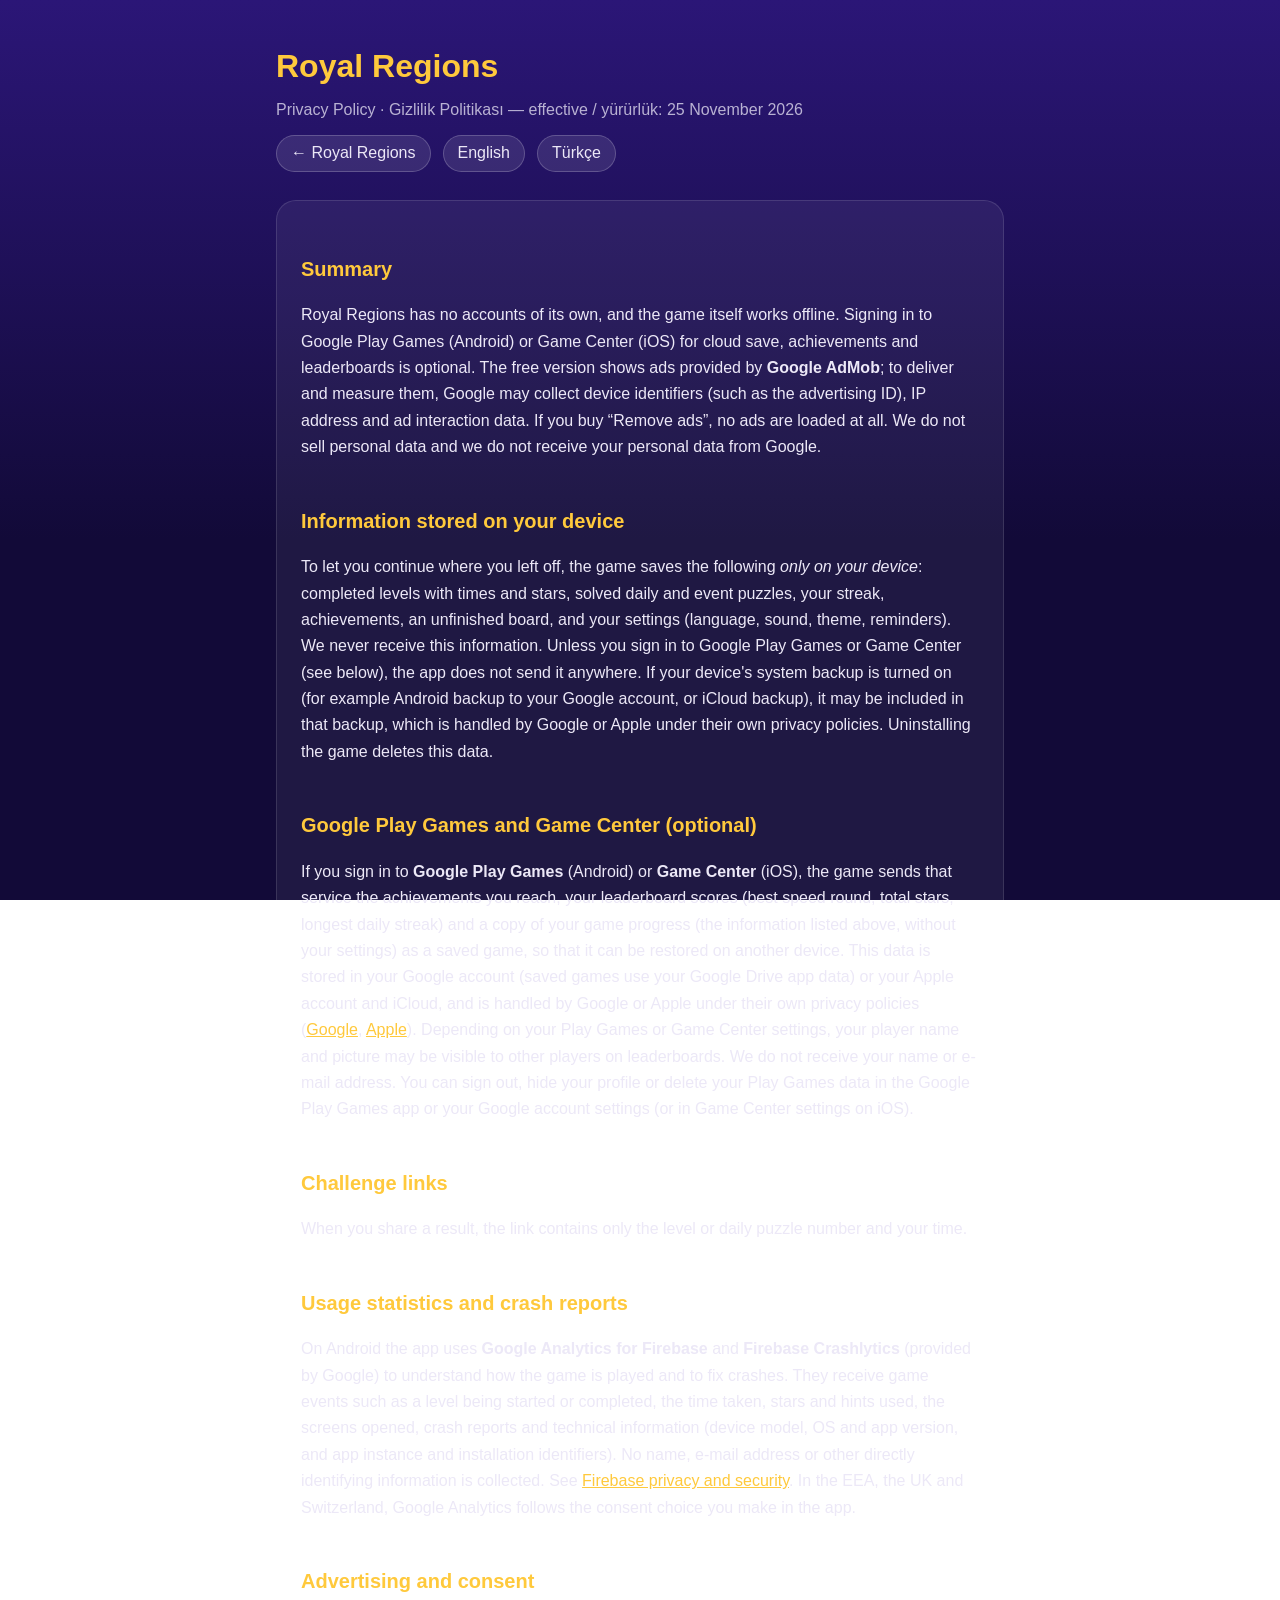
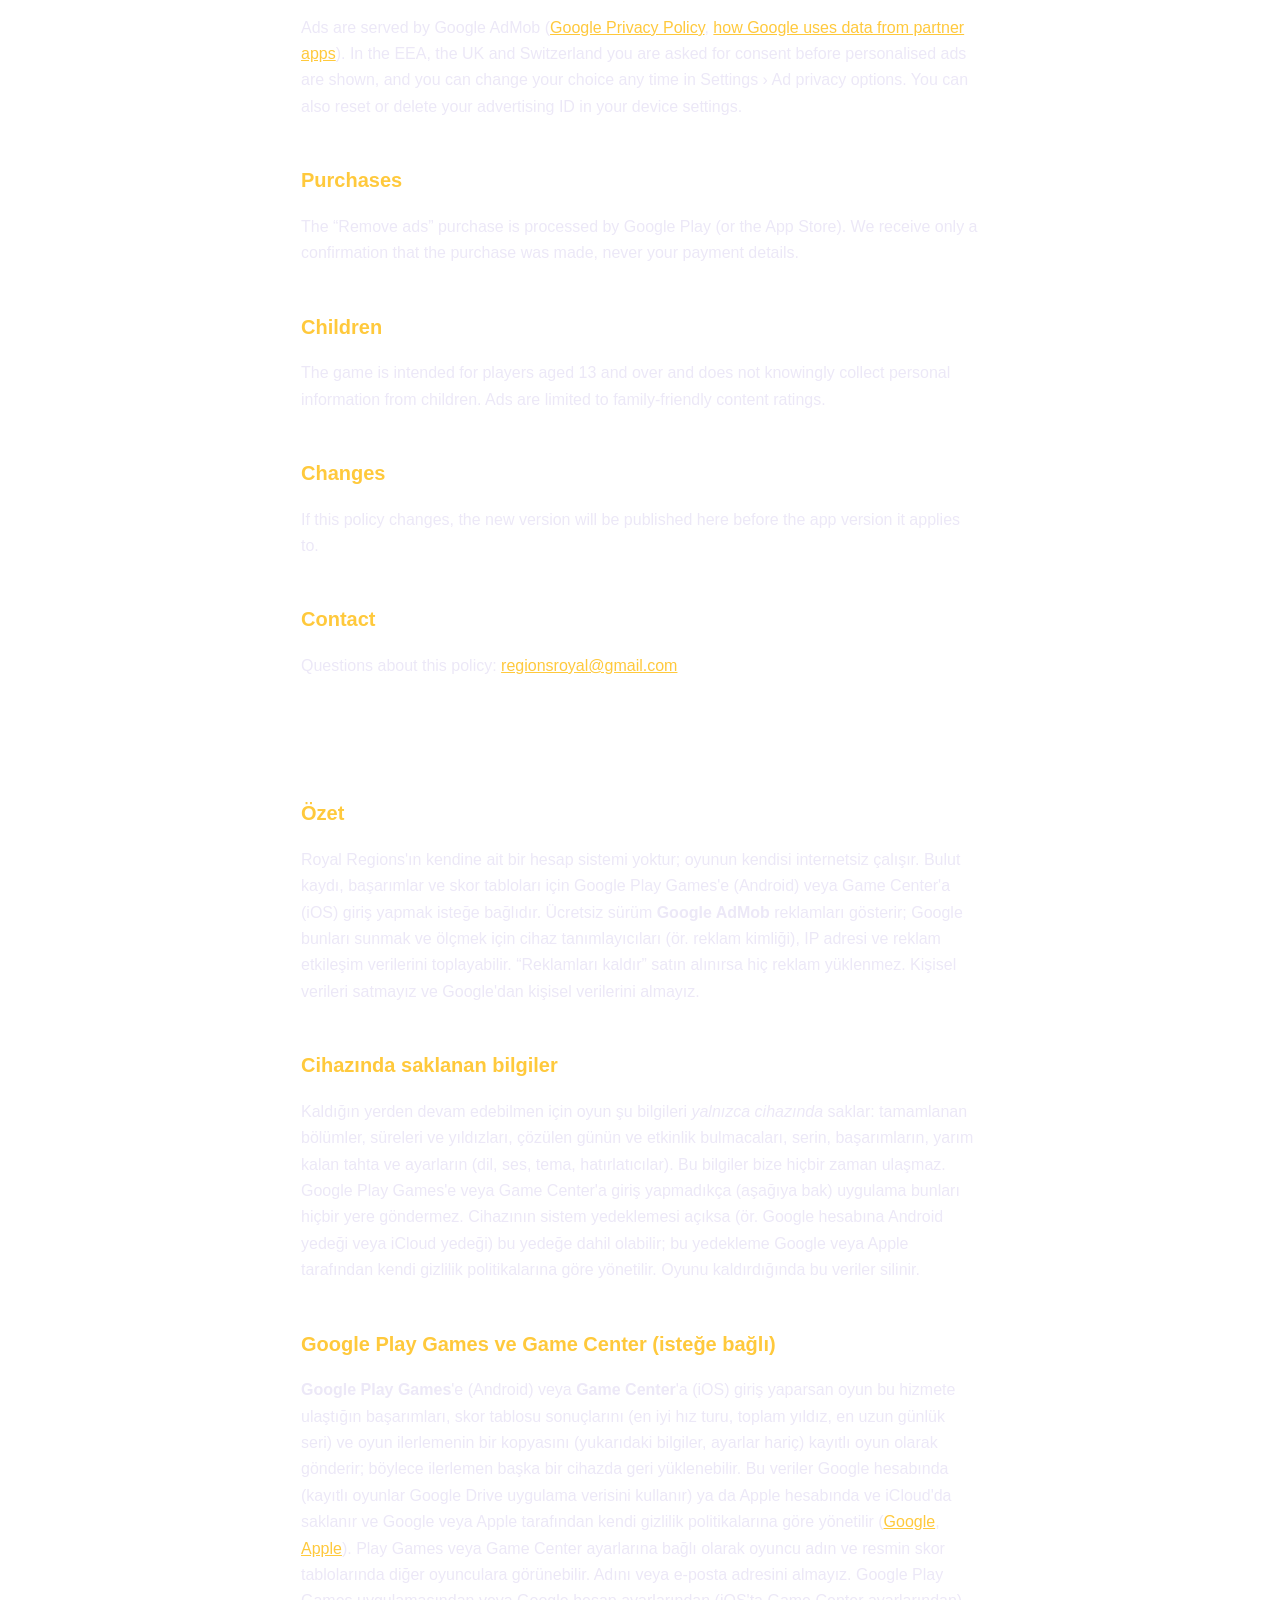
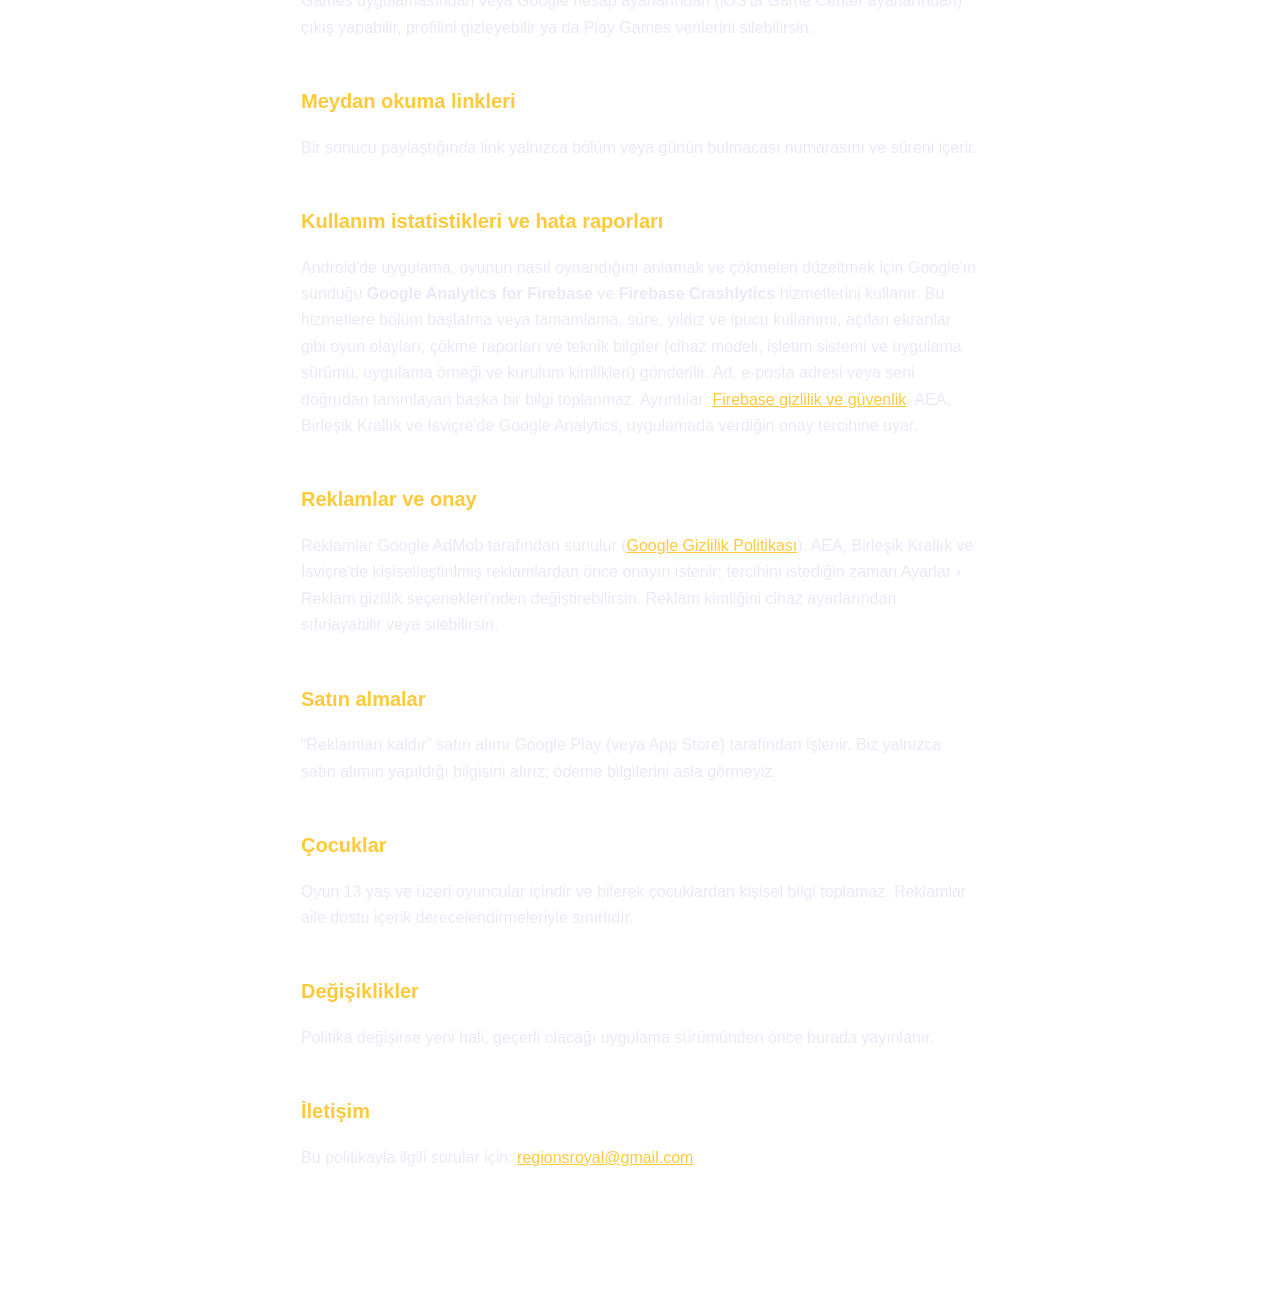
<file: royalregions/privacy-policy.html>
<!doctype html>
<html lang="en">
<head>
<meta charset="utf-8">
<meta name="viewport" content="width=device-width, initial-scale=1">
<title>Royal Regions — Privacy Policy</title>
<style>
  :root { --bg:#120A38; --card:#241763; --text:#ECE8F7; --muted:#B9B2D3; --gold:#FFC93C; }
  * { box-sizing: border-box; }
  body { margin:0; background:linear-gradient(180deg,#2B1677,#120A38 60%); background-attachment:fixed; color:var(--text);
         font:16px/1.65 -apple-system, "Segoe UI", Roboto, "Helvetica Neue", Arial, sans-serif; }
  main { max-width:760px; margin:0 auto; padding:40px 16px 64px; }
  h1 { color:var(--gold); font-size:2rem; margin:0 0 4px; }
  h2 { color:var(--gold); margin-top:2.2em; font-size:1.25rem; }
  .lang { display:flex; gap:12px; margin:12px 0 28px; }
  .lang a { color:var(--text); background:rgba(255,255,255,.1); border:1px solid rgba(255,255,255,.2);
            padding:4px 14px; border-radius:999px; text-decoration:none; }
  section { background:rgba(255,255,255,.06); border:1px solid rgba(255,255,255,.12); border-radius:20px; padding:8px 24px 20px; margin-bottom:28px; }
  .muted { color:var(--muted); }
  a { color:var(--gold); }
</style>
</head>
<body>
<main>
  <h1>Royal Regions</h1>
  <div class="muted">Privacy Policy · Gizlilik Politikası — effective / yürürlük: 25 November 2026</div>
  <nav class="lang"><a href="./">← Royal Regions</a><a href="#en">English</a><a href="#tr">Türkçe</a></nav>

  <section id="en" lang="en">
    <h2>Summary</h2>
    <p>Royal Regions has no accounts of its own, and the game itself works offline. Signing in to Google Play Games
      (Android) or Game Center (iOS) for cloud save, achievements and leaderboards is optional. The free version shows ads
      provided by <strong>Google AdMob</strong>; to deliver and measure them, Google may collect device identifiers
      (such as the advertising ID), IP address and ad interaction data. If you buy “Remove ads”, no ads are loaded at all.
      We do not sell personal data and we do not receive your personal data from Google.</p>

    <h2>Information stored on your device</h2>
    <p>To let you continue where you left off, the game saves the following <em>only on your device</em>:
      completed levels with times and stars, solved daily and event puzzles, your streak, achievements, an unfinished
      board, and your settings (language, sound, theme, reminders). We never receive this information. Unless you sign in
      to Google Play Games or Game Center (see below), the app does not send it anywhere. If your device's system backup is turned on
      (for example Android backup to your Google account, or iCloud backup), it may be included in that backup,
      which is handled by Google or Apple under their own privacy policies. Uninstalling the game deletes this data.</p>

    <h2>Google Play Games and Game Center (optional)</h2>
    <p>If you sign in to <strong>Google Play Games</strong> (Android) or <strong>Game Center</strong> (iOS), the game sends
      that service the achievements you reach, your leaderboard scores (best speed round, total stars, longest daily
      streak) and a copy of your game progress (the information listed above, without your settings) as a saved game,
      so that it can be restored on another device. This data is stored in your Google account (saved games use your
      Google Drive app data) or your Apple account and iCloud, and is handled by Google or Apple under their own privacy
      policies (<a href="https://policies.google.com/privacy">Google</a>,
      <a href="https://www.apple.com/legal/privacy/">Apple</a>). Depending on your Play Games or Game Center settings,
      your player name and picture may be visible to other players on leaderboards. We do not receive your name or e-mail
      address. You can sign out, hide your profile or delete your Play Games data in the Google Play Games app or your
      Google account settings (or in Game Center settings on iOS).</p>

    <h2>Challenge links</h2>
    <p>When you share a result, the link contains only the level or daily puzzle number and your time.</p>

    <h2>Usage statistics and crash reports</h2>
    <p>On Android the app uses <strong>Google Analytics for Firebase</strong> and <strong>Firebase Crashlytics</strong>
      (provided by Google) to understand how the game is played and to fix crashes. They receive game events such as
      a level being started or completed, the time taken, stars and hints used, the screens opened, crash reports and
      technical information (device model, OS and app version, and app instance and installation identifiers).
      No name, e-mail address or other directly identifying information is collected. See
      <a href="https://firebase.google.com/support/privacy">Firebase privacy and security</a>. In the EEA, the UK and
      Switzerland, Google Analytics follows the consent choice you make in the app.</p>

    <h2>Advertising and consent</h2>
    <p>Ads are served by Google AdMob (<a href="https://policies.google.com/privacy">Google Privacy Policy</a>,
      <a href="https://policies.google.com/technologies/partner-sites">how Google uses data from partner apps</a>).
      In the EEA, the UK and Switzerland you are asked for consent before personalised ads are shown, and you can change
      your choice any time in Settings › Ad privacy options. You can also reset or delete your advertising ID in your
      device settings.</p>

    <h2>Purchases</h2>
    <p>The “Remove ads” purchase is processed by Google Play (or the App Store). We receive only a confirmation that the
      purchase was made, never your payment details.</p>

    <h2>Children</h2>
    <p>The game is intended for players aged 13 and over and does not knowingly collect personal information from children.
      Ads are limited to family-friendly content ratings.</p>

    <h2>Changes</h2>
    <p>If this policy changes, the new version will be published here before the app version it applies to.</p>

    <h2>Contact</h2>
    <p>Questions about this policy: <a href="mailto:regionsroyal@gmail.com">regionsroyal@gmail.com</a></p>
  </section>

  <section id="tr" lang="tr">
    <h2>Özet</h2>
    <p>Royal Regions'ın kendine ait bir hesap sistemi yoktur; oyunun kendisi internetsiz çalışır. Bulut kaydı, başarımlar ve
      skor tabloları için Google Play Games'e (Android) veya Game Center'a (iOS) giriş yapmak isteğe bağlıdır. Ücretsiz sürüm
      <strong>Google AdMob</strong> reklamları gösterir; Google bunları sunmak ve ölçmek için cihaz tanımlayıcıları
      (ör. reklam kimliği), IP adresi ve reklam etkileşim verilerini toplayabilir. “Reklamları kaldır” satın alınırsa hiç
      reklam yüklenmez. Kişisel verileri satmayız ve Google'dan kişisel verilerini almayız.</p>

    <h2>Cihazında saklanan bilgiler</h2>
    <p>Kaldığın yerden devam edebilmen için oyun şu bilgileri <em>yalnızca cihazında</em> saklar: tamamlanan bölümler, süreleri ve
      yıldızları, çözülen günün ve etkinlik bulmacaları, serin, başarımların, yarım kalan tahta ve ayarların (dil, ses, tema,
      hatırlatıcılar). Bu bilgiler bize hiçbir zaman ulaşmaz. Google Play Games'e veya Game Center'a giriş yapmadıkça
      (aşağıya bak) uygulama bunları hiçbir yere göndermez. Cihazının sistem yedeklemesi açıksa (ör. Google hesabına Android yedeği veya iCloud yedeği)
      bu yedeğe dahil olabilir; bu yedekleme Google veya Apple tarafından kendi gizlilik politikalarına göre yönetilir.
      Oyunu kaldırdığında bu veriler silinir.</p>

    <h2>Google Play Games ve Game Center (isteğe bağlı)</h2>
    <p><strong>Google Play Games</strong>'e (Android) veya <strong>Game Center</strong>'a (iOS) giriş yaparsan oyun bu
      hizmete ulaştığın başarımları, skor tablosu sonuçlarını (en iyi hız turu, toplam yıldız, en uzun günlük seri) ve
      oyun ilerlemenin bir kopyasını (yukarıdaki bilgiler, ayarlar hariç) kayıtlı oyun olarak gönderir; böylece ilerlemen
      başka bir cihazda geri yüklenebilir. Bu veriler Google hesabında (kayıtlı oyunlar Google Drive uygulama verisini
      kullanır) ya da Apple hesabında ve iCloud'da saklanır ve Google veya Apple tarafından kendi gizlilik politikalarına
      göre yönetilir (<a href="https://policies.google.com/privacy">Google</a>,
      <a href="https://www.apple.com/legal/privacy/">Apple</a>). Play Games veya Game Center ayarlarına bağlı olarak oyuncu
      adın ve resmin skor tablolarında diğer oyunculara görünebilir. Adını veya e-posta adresini almayız. Google Play Games
      uygulamasından veya Google hesap ayarlarından (iOS'ta Game Center ayarlarından) çıkış yapabilir, profilini gizleyebilir
      ya da Play Games verilerini silebilirsin.</p>

    <h2>Meydan okuma linkleri</h2>
    <p>Bir sonucu paylaştığında link yalnızca bölüm veya günün bulmacası numarasını ve süreni içerir.</p>

    <h2>Kullanım istatistikleri ve hata raporları</h2>
    <p>Android'de uygulama, oyunun nasıl oynandığını anlamak ve çökmeleri düzeltmek için Google'ın sunduğu
      <strong>Google Analytics for Firebase</strong> ve <strong>Firebase Crashlytics</strong> hizmetlerini kullanır.
      Bu hizmetlere bölüm başlatma veya tamamlama, süre, yıldız ve ipucu kullanımı, açılan ekranlar gibi oyun olayları,
      çökme raporları ve teknik bilgiler (cihaz modeli, işletim sistemi ve uygulama sürümü, uygulama örneği ve kurulum
      kimlikleri) gönderilir. Ad, e-posta adresi veya seni doğrudan tanımlayan başka bir bilgi toplanmaz. Ayrıntılar:
      <a href="https://firebase.google.com/support/privacy">Firebase gizlilik ve güvenlik</a>. AEA, Birleşik Krallık ve
      İsviçre'de Google Analytics, uygulamada verdiğin onay tercihine uyar.</p>

    <h2>Reklamlar ve onay</h2>
    <p>Reklamlar Google AdMob tarafından sunulur (<a href="https://policies.google.com/privacy?hl=tr">Google Gizlilik Politikası</a>).
      AEA, Birleşik Krallık ve İsviçre'de kişiselleştirilmiş reklamlardan önce onayın istenir; tercihini istediğin zaman
      Ayarlar › Reklam gizlilik seçenekleri'nden değiştirebilirsin. Reklam kimliğini cihaz ayarlarından sıfırlayabilir
      veya silebilirsin.</p>

    <h2>Satın almalar</h2>
    <p>“Reklamları kaldır” satın alımı Google Play (veya App Store) tarafından işlenir. Biz yalnızca satın alımın yapıldığı
      bilgisini alırız; ödeme bilgilerini asla görmeyiz.</p>

    <h2>Çocuklar</h2>
    <p>Oyun 13 yaş ve üzeri oyuncular içindir ve bilerek çocuklardan kişisel bilgi toplamaz. Reklamlar aile dostu
      içerik derecelendirmeleriyle sınırlıdır.</p>

    <h2>Değişiklikler</h2>
    <p>Politika değişirse yeni hali, geçerli olacağı uygulama sürümünden önce burada yayınlanır.</p>

    <h2>İletişim</h2>
    <p>Bu politikayla ilgili sorular için: <a href="mailto:regionsroyal@gmail.com">regionsroyal@gmail.com</a></p>
  </section>
</main>
</body>
</html>
</file>
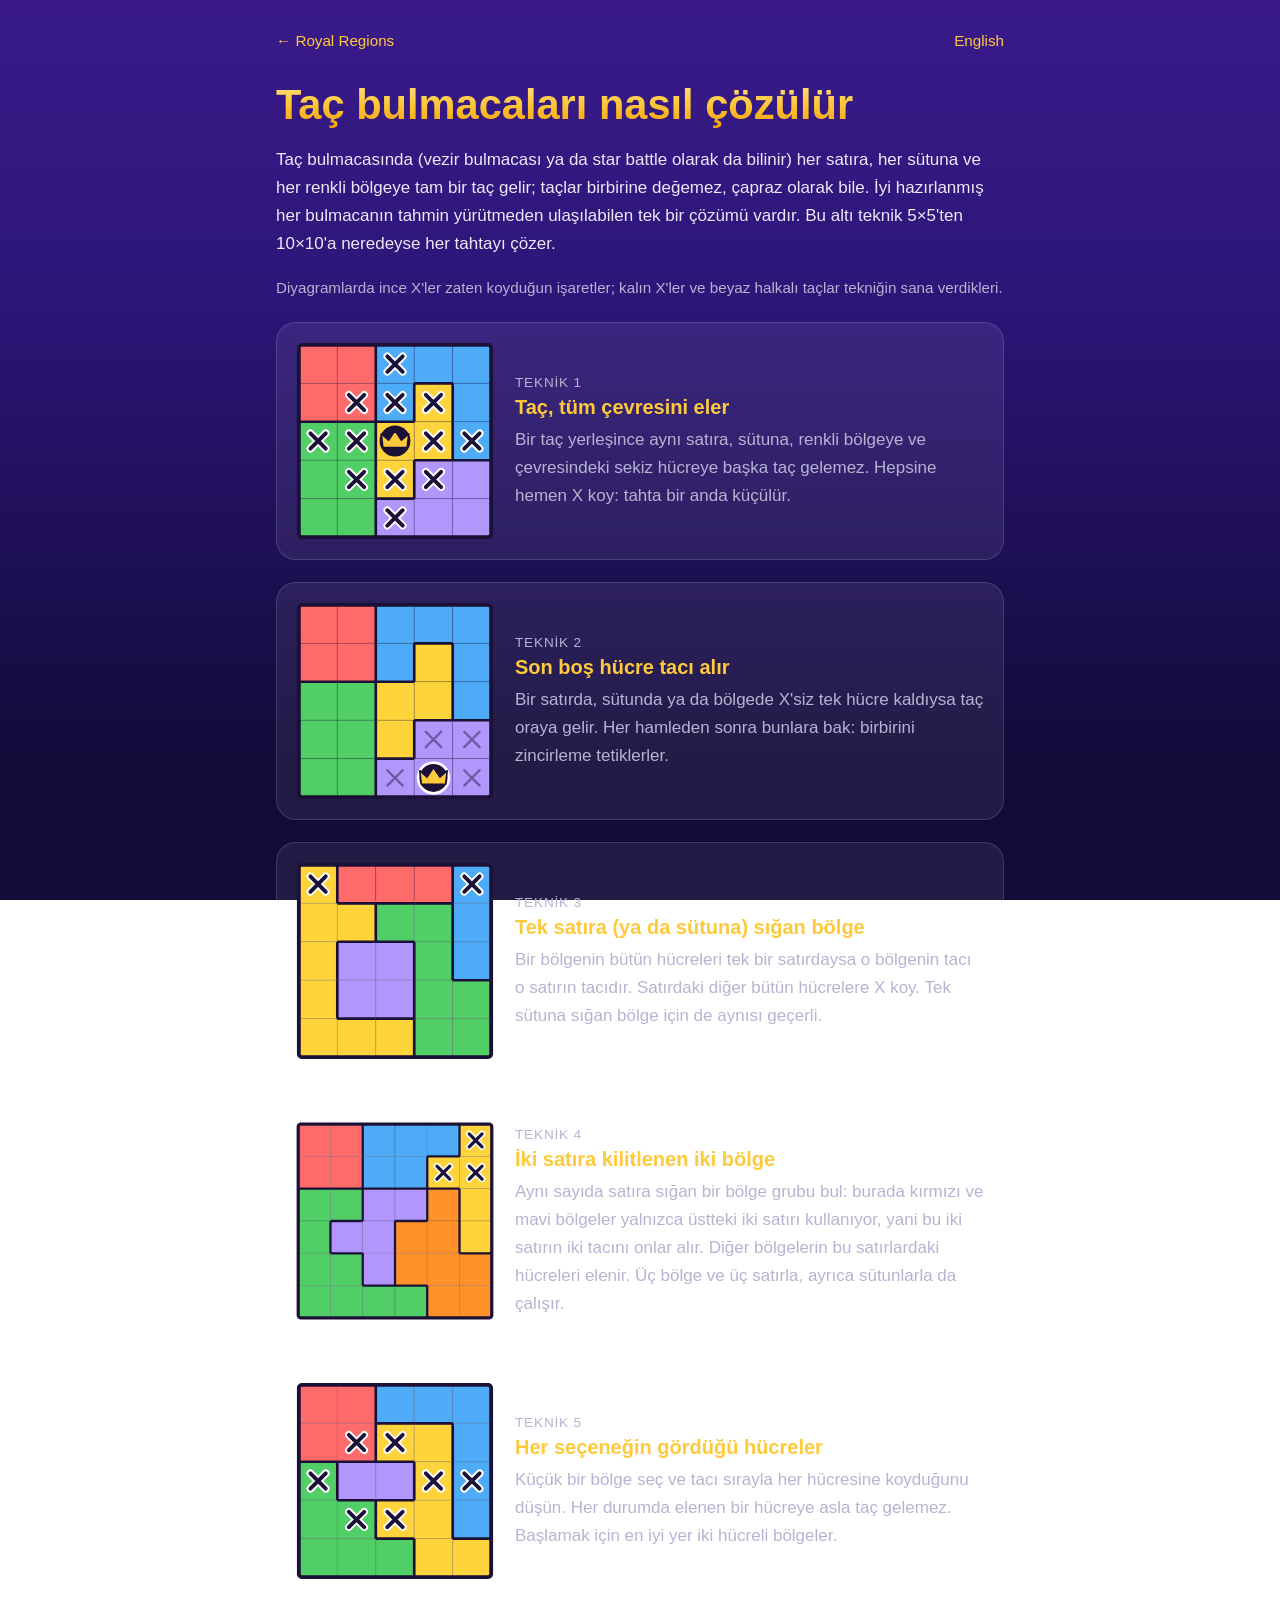
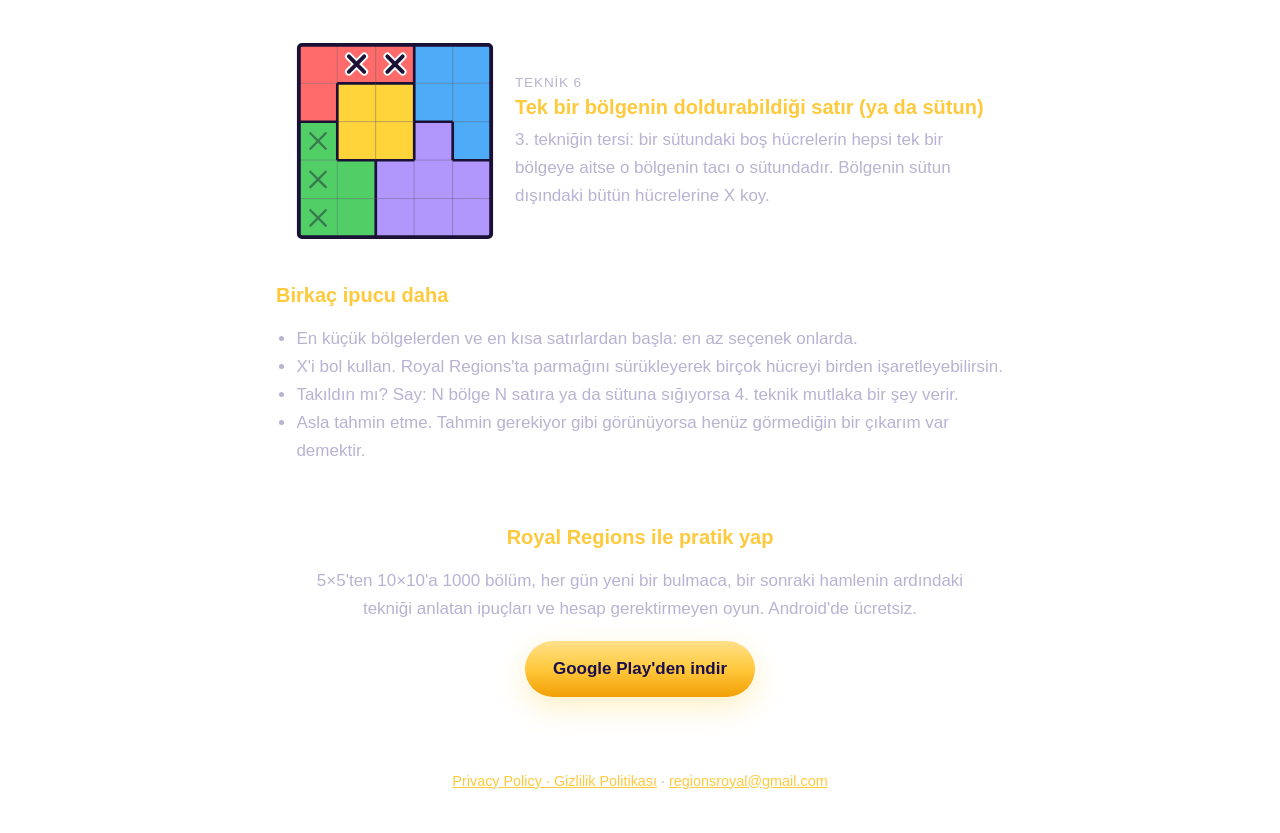
<file: royalregions/tr/nasil-cozulur.html>
<!doctype html>
<html lang="tr">
<head>
<meta charset="utf-8">
<meta name="viewport" content="width=device-width, initial-scale=1">
<title>Taç bulmacaları nasıl çözülür: 6 teknik</title>
<meta name="description" content="Taç (vezir) mantık bulmacalarını tahmin yürütmeden çözmeyi öğren: temel kuraldan bölge bloklarına, diyagramlı altı teknik. Royal Regions&#x27;ta pratik yap.">
<link rel="canonical" href="https://koncaoglu.com/royalregions/tr/nasil-cozulur.html">
<link rel="alternate" hreflang="tr" href="https://koncaoglu.com/royalregions/tr/nasil-cozulur.html">
<link rel="alternate" hreflang="en" href="https://koncaoglu.com/royalregions/how-to-solve.html">
<meta property="og:title" content="Taç bulmacaları nasıl çözülür: 6 teknik">
<meta property="og:description" content="Taç (vezir) mantık bulmacalarını tahmin yürütmeden çözmeyi öğren: temel kuraldan bölge bloklarına, diyagramlı altı teknik. Royal Regions&#x27;ta pratik yap.">
<meta property="og:image" content="https://koncaoglu.com/royalregions/icon.png">
<link rel="icon" href="../icon.png">
<script type="application/ld+json">{"@context": "https://schema.org", "@type": "Article", "headline": "Taç bulmacaları nasıl çözülür: 6 teknik", "description": "Taç (vezir) mantık bulmacalarını tahmin yürütmeden çözmeyi öğren: temel kuraldan bölge bloklarına, diyagramlı altı teknik. Royal Regions'ta pratik yap.", "inLanguage": "tr", "url": "https://koncaoglu.com/royalregions/tr/nasil-cozulur.html", "about": {"@type": "VideoGame", "name": "Royal Regions", "url": "https://koncaoglu.com/royalregions/"}}</script>
<style>
:root { --text:#ECE8F7; --muted:#B9B2D3; --gold:#FFC93C; --gold2:#F29F05; }
* { box-sizing:border-box; }
body { margin:0; color:var(--text); background:linear-gradient(180deg,#3A1A8A,#2B1677 35%,#120A38 85%);
       background-attachment:fixed; font:17px/1.65 -apple-system,"Segoe UI",Roboto,"Helvetica Neue",Arial,sans-serif; }
main { max-width:760px; margin:0 auto; padding:28px 16px 40px; }
nav { display:flex; justify-content:space-between; gap:12px; font-size:.95rem; }
nav a { color:var(--gold); text-decoration:none; }
h1 { margin:28px 0 10px; font-size:clamp(1.9rem,5.5vw,2.6rem); line-height:1.15;
     background:linear-gradient(180deg,#FFE08A,var(--gold) 45%,var(--gold2)); -webkit-background-clip:text;
     background-clip:text; color:transparent; }
h2 { color:var(--gold); font-size:1.25rem; margin:0 0 6px; line-height:1.3; }
.lead { color:var(--text); }
.legend { color:var(--muted); font-size:.95rem; }
.step { display:grid; grid-template-columns:200px 1fr; gap:20px; align-items:center; margin:22px 0;
        background:rgba(255,255,255,.07); border:1px solid rgba(255,255,255,.14); border-radius:20px; padding:18px; }
.step svg { width:200px; height:200px; display:block; }
.step .num { color:var(--muted); font-size:.85rem; text-transform:uppercase; letter-spacing:.06em; }
.step p { margin:0; color:var(--muted); }
ul { color:var(--muted); padding-left:1.2em; }
.cta { text-align:center; margin-top:34px; background:rgba(255,255,255,.07); border:1px solid rgba(255,255,255,.14);
       border-radius:20px; padding:24px 18px; }
.cta p { color:var(--muted); }
.btn { display:inline-block; padding:14px 28px; border-radius:999px; font-weight:800; text-decoration:none; color:#1A0E4D;
       background:linear-gradient(180deg,#FFE08A,var(--gold) 50%,var(--gold2)); box-shadow:0 10px 30px rgba(255,201,60,.3); }
footer { text-align:center; color:var(--muted); font-size:.9rem; padding:8px 16px 40px; }
footer a { color:var(--gold); }
@media (max-width:560px) {
  .step { grid-template-columns:1fr; justify-items:center; text-align:left; }
  .step svg { width:min(260px,80vw); height:auto; }
}
</style>
</head>
<body>
<main>
  <nav><a href="./">← Royal Regions</a><a href="../how-to-solve.html" hreflang="en">English</a></nav>
  <h1>Taç bulmacaları nasıl çözülür</h1>
  <p class="lead">Taç bulmacasında (vezir bulmacası ya da star battle olarak da bilinir) her satıra, her sütuna ve her renkli bölgeye tam bir taç gelir; taçlar birbirine değemez, çapraz olarak bile. İyi hazırlanmış her bulmacanın tahmin yürütmeden ulaşılabilen tek bir çözümü vardır. Bu altı teknik 5×5&#x27;ten 10×10&#x27;a neredeyse her tahtayı çözer.</p>
  <p class="legend">Diyagramlarda ince X&#x27;ler zaten koyduğun işaretler; kalın X&#x27;ler ve beyaz halkalı taçlar tekniğin sana verdikleri.</p>
  <section class='step'><svg viewBox='-0.1 -0.1 5.2 5.2' role='img' aria-label='Diyagram 1: Taç, tüm çevresini eler' xmlns='http://www.w3.org/2000/svg'><rect x='0' y='0' width='1' height='1' fill='#FF6B6B' stroke='rgba(27,16,53,.25)' stroke-width='0.02'/><rect x='1' y='0' width='1' height='1' fill='#FF6B6B' stroke='rgba(27,16,53,.25)' stroke-width='0.02'/><rect x='2' y='0' width='1' height='1' fill='#4DABF7' stroke='rgba(27,16,53,.25)' stroke-width='0.02'/><rect x='3' y='0' width='1' height='1' fill='#4DABF7' stroke='rgba(27,16,53,.25)' stroke-width='0.02'/><rect x='4' y='0' width='1' height='1' fill='#4DABF7' stroke='rgba(27,16,53,.25)' stroke-width='0.02'/><rect x='0' y='1' width='1' height='1' fill='#FF6B6B' stroke='rgba(27,16,53,.25)' stroke-width='0.02'/><rect x='1' y='1' width='1' height='1' fill='#FF6B6B' stroke='rgba(27,16,53,.25)' stroke-width='0.02'/><rect x='2' y='1' width='1' height='1' fill='#4DABF7' stroke='rgba(27,16,53,.25)' stroke-width='0.02'/><rect x='3' y='1' width='1' height='1' fill='#FFD43B' stroke='rgba(27,16,53,.25)' stroke-width='0.02'/><rect x='4' y='1' width='1' height='1' fill='#4DABF7' stroke='rgba(27,16,53,.25)' stroke-width='0.02'/><rect x='0' y='2' width='1' height='1' fill='#51CF66' stroke='rgba(27,16,53,.25)' stroke-width='0.02'/><rect x='1' y='2' width='1' height='1' fill='#51CF66' stroke='rgba(27,16,53,.25)' stroke-width='0.02'/><rect x='2' y='2' width='1' height='1' fill='#FFD43B' stroke='rgba(27,16,53,.25)' stroke-width='0.02'/><rect x='3' y='2' width='1' height='1' fill='#FFD43B' stroke='rgba(27,16,53,.25)' stroke-width='0.02'/><rect x='4' y='2' width='1' height='1' fill='#4DABF7' stroke='rgba(27,16,53,.25)' stroke-width='0.02'/><rect x='0' y='3' width='1' height='1' fill='#51CF66' stroke='rgba(27,16,53,.25)' stroke-width='0.02'/><rect x='1' y='3' width='1' height='1' fill='#51CF66' stroke='rgba(27,16,53,.25)' stroke-width='0.02'/><rect x='2' y='3' width='1' height='1' fill='#FFD43B' stroke='rgba(27,16,53,.25)' stroke-width='0.02'/><rect x='3' y='3' width='1' height='1' fill='#B197FC' stroke='rgba(27,16,53,.25)' stroke-width='0.02'/><rect x='4' y='3' width='1' height='1' fill='#B197FC' stroke='rgba(27,16,53,.25)' stroke-width='0.02'/><rect x='0' y='4' width='1' height='1' fill='#51CF66' stroke='rgba(27,16,53,.25)' stroke-width='0.02'/><rect x='1' y='4' width='1' height='1' fill='#51CF66' stroke='rgba(27,16,53,.25)' stroke-width='0.02'/><rect x='2' y='4' width='1' height='1' fill='#B197FC' stroke='rgba(27,16,53,.25)' stroke-width='0.02'/><rect x='3' y='4' width='1' height='1' fill='#B197FC' stroke='rgba(27,16,53,.25)' stroke-width='0.02'/><rect x='4' y='4' width='1' height='1' fill='#B197FC' stroke='rgba(27,16,53,.25)' stroke-width='0.02'/><line x1='2' y1='0' x2='2' y2='1' stroke='#1B1035' stroke-width='0.07'/><line x1='3' y1='1' x2='4' y2='1' stroke='#1B1035' stroke-width='0.07'/><line x1='0' y1='2' x2='1' y2='2' stroke='#1B1035' stroke-width='0.07'/><line x1='2' y1='1' x2='2' y2='2' stroke='#1B1035' stroke-width='0.07'/><line x1='1' y1='2' x2='2' y2='2' stroke='#1B1035' stroke-width='0.07'/><line x1='3' y1='1' x2='3' y2='2' stroke='#1B1035' stroke-width='0.07'/><line x1='2' y1='2' x2='3' y2='2' stroke='#1B1035' stroke-width='0.07'/><line x1='4' y1='1' x2='4' y2='2' stroke='#1B1035' stroke-width='0.07'/><line x1='2' y1='2' x2='2' y2='3' stroke='#1B1035' stroke-width='0.07'/><line x1='4' y1='2' x2='4' y2='3' stroke='#1B1035' stroke-width='0.07'/><line x1='3' y1='3' x2='4' y2='3' stroke='#1B1035' stroke-width='0.07'/><line x1='4' y1='3' x2='5' y2='3' stroke='#1B1035' stroke-width='0.07'/><line x1='2' y1='3' x2='2' y2='4' stroke='#1B1035' stroke-width='0.07'/><line x1='3' y1='3' x2='3' y2='4' stroke='#1B1035' stroke-width='0.07'/><line x1='2' y1='4' x2='3' y2='4' stroke='#1B1035' stroke-width='0.07'/><line x1='2' y1='4' x2='2' y2='5' stroke='#1B1035' stroke-width='0.07'/><rect x='0' y='0' width='5' height='5' fill='none' stroke='#1B1035' stroke-width='0.1' rx='0.08'/><circle cx='2.5' cy='2.5' r='0.4' fill='#1B1035'/><g transform='translate(2.5 2.48) scale(1.05)'><path d='M-0.30 0.18 L-0.34 -0.16 L-0.16 0.00 L0 -0.24 L0.16 0.00 L0.34 -0.16 L0.30 0.18 Z' fill='#FFC93C' stroke='#1B1035' stroke-width='0.04' stroke-linejoin='round'/></g><path d='M2.3 0.3 L2.7 0.7 M2.7 0.3 L2.3 0.7' stroke='#FFFFFF' stroke-width='0.2' stroke-linecap='round'/><path d='M2.3 0.3 L2.7 0.7 M2.7 0.3 L2.3 0.7' stroke='#1B1035' stroke-width='0.1' stroke-linecap='round'/><path d='M1.3 1.3 L1.7 1.7 M1.7 1.3 L1.3 1.7' stroke='#FFFFFF' stroke-width='0.2' stroke-linecap='round'/><path d='M1.3 1.3 L1.7 1.7 M1.7 1.3 L1.3 1.7' stroke='#1B1035' stroke-width='0.1' stroke-linecap='round'/><path d='M2.3 1.3 L2.7 1.7 M2.7 1.3 L2.3 1.7' stroke='#FFFFFF' stroke-width='0.2' stroke-linecap='round'/><path d='M2.3 1.3 L2.7 1.7 M2.7 1.3 L2.3 1.7' stroke='#1B1035' stroke-width='0.1' stroke-linecap='round'/><path d='M3.3 1.3 L3.7 1.7 M3.7 1.3 L3.3 1.7' stroke='#FFFFFF' stroke-width='0.2' stroke-linecap='round'/><path d='M3.3 1.3 L3.7 1.7 M3.7 1.3 L3.3 1.7' stroke='#1B1035' stroke-width='0.1' stroke-linecap='round'/><path d='M0.3 2.3 L0.7 2.7 M0.7 2.3 L0.3 2.7' stroke='#FFFFFF' stroke-width='0.2' stroke-linecap='round'/><path d='M0.3 2.3 L0.7 2.7 M0.7 2.3 L0.3 2.7' stroke='#1B1035' stroke-width='0.1' stroke-linecap='round'/><path d='M1.3 2.3 L1.7 2.7 M1.7 2.3 L1.3 2.7' stroke='#FFFFFF' stroke-width='0.2' stroke-linecap='round'/><path d='M1.3 2.3 L1.7 2.7 M1.7 2.3 L1.3 2.7' stroke='#1B1035' stroke-width='0.1' stroke-linecap='round'/><path d='M3.3 2.3 L3.7 2.7 M3.7 2.3 L3.3 2.7' stroke='#FFFFFF' stroke-width='0.2' stroke-linecap='round'/><path d='M3.3 2.3 L3.7 2.7 M3.7 2.3 L3.3 2.7' stroke='#1B1035' stroke-width='0.1' stroke-linecap='round'/><path d='M4.3 2.3 L4.7 2.7 M4.7 2.3 L4.3 2.7' stroke='#FFFFFF' stroke-width='0.2' stroke-linecap='round'/><path d='M4.3 2.3 L4.7 2.7 M4.7 2.3 L4.3 2.7' stroke='#1B1035' stroke-width='0.1' stroke-linecap='round'/><path d='M1.3 3.3 L1.7 3.7 M1.7 3.3 L1.3 3.7' stroke='#FFFFFF' stroke-width='0.2' stroke-linecap='round'/><path d='M1.3 3.3 L1.7 3.7 M1.7 3.3 L1.3 3.7' stroke='#1B1035' stroke-width='0.1' stroke-linecap='round'/><path d='M2.3 3.3 L2.7 3.7 M2.7 3.3 L2.3 3.7' stroke='#FFFFFF' stroke-width='0.2' stroke-linecap='round'/><path d='M2.3 3.3 L2.7 3.7 M2.7 3.3 L2.3 3.7' stroke='#1B1035' stroke-width='0.1' stroke-linecap='round'/><path d='M3.3 3.3 L3.7 3.7 M3.7 3.3 L3.3 3.7' stroke='#FFFFFF' stroke-width='0.2' stroke-linecap='round'/><path d='M3.3 3.3 L3.7 3.7 M3.7 3.3 L3.3 3.7' stroke='#1B1035' stroke-width='0.1' stroke-linecap='round'/><path d='M2.3 4.3 L2.7 4.7 M2.7 4.3 L2.3 4.7' stroke='#FFFFFF' stroke-width='0.2' stroke-linecap='round'/><path d='M2.3 4.3 L2.7 4.7 M2.7 4.3 L2.3 4.7' stroke='#1B1035' stroke-width='0.1' stroke-linecap='round'/></svg><div><div class='num'>Teknik 1</div><h2>Taç, tüm çevresini eler</h2><p>Bir taç yerleşince aynı satıra, sütuna, renkli bölgeye ve çevresindeki sekiz hücreye başka taç gelemez. Hepsine hemen X koy: tahta bir anda küçülür.</p></div></section><section class='step'><svg viewBox='-0.1 -0.1 5.2 5.2' role='img' aria-label='Diyagram 2: Son boş hücre tacı alır' xmlns='http://www.w3.org/2000/svg'><rect x='0' y='0' width='1' height='1' fill='#FF6B6B' stroke='rgba(27,16,53,.25)' stroke-width='0.02'/><rect x='1' y='0' width='1' height='1' fill='#FF6B6B' stroke='rgba(27,16,53,.25)' stroke-width='0.02'/><rect x='2' y='0' width='1' height='1' fill='#4DABF7' stroke='rgba(27,16,53,.25)' stroke-width='0.02'/><rect x='3' y='0' width='1' height='1' fill='#4DABF7' stroke='rgba(27,16,53,.25)' stroke-width='0.02'/><rect x='4' y='0' width='1' height='1' fill='#4DABF7' stroke='rgba(27,16,53,.25)' stroke-width='0.02'/><rect x='0' y='1' width='1' height='1' fill='#FF6B6B' stroke='rgba(27,16,53,.25)' stroke-width='0.02'/><rect x='1' y='1' width='1' height='1' fill='#FF6B6B' stroke='rgba(27,16,53,.25)' stroke-width='0.02'/><rect x='2' y='1' width='1' height='1' fill='#4DABF7' stroke='rgba(27,16,53,.25)' stroke-width='0.02'/><rect x='3' y='1' width='1' height='1' fill='#FFD43B' stroke='rgba(27,16,53,.25)' stroke-width='0.02'/><rect x='4' y='1' width='1' height='1' fill='#4DABF7' stroke='rgba(27,16,53,.25)' stroke-width='0.02'/><rect x='0' y='2' width='1' height='1' fill='#51CF66' stroke='rgba(27,16,53,.25)' stroke-width='0.02'/><rect x='1' y='2' width='1' height='1' fill='#51CF66' stroke='rgba(27,16,53,.25)' stroke-width='0.02'/><rect x='2' y='2' width='1' height='1' fill='#FFD43B' stroke='rgba(27,16,53,.25)' stroke-width='0.02'/><rect x='3' y='2' width='1' height='1' fill='#FFD43B' stroke='rgba(27,16,53,.25)' stroke-width='0.02'/><rect x='4' y='2' width='1' height='1' fill='#4DABF7' stroke='rgba(27,16,53,.25)' stroke-width='0.02'/><rect x='0' y='3' width='1' height='1' fill='#51CF66' stroke='rgba(27,16,53,.25)' stroke-width='0.02'/><rect x='1' y='3' width='1' height='1' fill='#51CF66' stroke='rgba(27,16,53,.25)' stroke-width='0.02'/><rect x='2' y='3' width='1' height='1' fill='#FFD43B' stroke='rgba(27,16,53,.25)' stroke-width='0.02'/><rect x='3' y='3' width='1' height='1' fill='#B197FC' stroke='rgba(27,16,53,.25)' stroke-width='0.02'/><rect x='4' y='3' width='1' height='1' fill='#B197FC' stroke='rgba(27,16,53,.25)' stroke-width='0.02'/><rect x='0' y='4' width='1' height='1' fill='#51CF66' stroke='rgba(27,16,53,.25)' stroke-width='0.02'/><rect x='1' y='4' width='1' height='1' fill='#51CF66' stroke='rgba(27,16,53,.25)' stroke-width='0.02'/><rect x='2' y='4' width='1' height='1' fill='#B197FC' stroke='rgba(27,16,53,.25)' stroke-width='0.02'/><rect x='3' y='4' width='1' height='1' fill='#B197FC' stroke='rgba(27,16,53,.25)' stroke-width='0.02'/><rect x='4' y='4' width='1' height='1' fill='#B197FC' stroke='rgba(27,16,53,.25)' stroke-width='0.02'/><line x1='2' y1='0' x2='2' y2='1' stroke='#1B1035' stroke-width='0.07'/><line x1='3' y1='1' x2='4' y2='1' stroke='#1B1035' stroke-width='0.07'/><line x1='0' y1='2' x2='1' y2='2' stroke='#1B1035' stroke-width='0.07'/><line x1='2' y1='1' x2='2' y2='2' stroke='#1B1035' stroke-width='0.07'/><line x1='1' y1='2' x2='2' y2='2' stroke='#1B1035' stroke-width='0.07'/><line x1='3' y1='1' x2='3' y2='2' stroke='#1B1035' stroke-width='0.07'/><line x1='2' y1='2' x2='3' y2='2' stroke='#1B1035' stroke-width='0.07'/><line x1='4' y1='1' x2='4' y2='2' stroke='#1B1035' stroke-width='0.07'/><line x1='2' y1='2' x2='2' y2='3' stroke='#1B1035' stroke-width='0.07'/><line x1='4' y1='2' x2='4' y2='3' stroke='#1B1035' stroke-width='0.07'/><line x1='3' y1='3' x2='4' y2='3' stroke='#1B1035' stroke-width='0.07'/><line x1='4' y1='3' x2='5' y2='3' stroke='#1B1035' stroke-width='0.07'/><line x1='2' y1='3' x2='2' y2='4' stroke='#1B1035' stroke-width='0.07'/><line x1='3' y1='3' x2='3' y2='4' stroke='#1B1035' stroke-width='0.07'/><line x1='2' y1='4' x2='3' y2='4' stroke='#1B1035' stroke-width='0.07'/><line x1='2' y1='4' x2='2' y2='5' stroke='#1B1035' stroke-width='0.07'/><rect x='0' y='0' width='5' height='5' fill='none' stroke='#1B1035' stroke-width='0.1' rx='0.08'/><path d='M3.3 3.3 L3.7 3.7 M3.7 3.3 L3.3 3.7' stroke='rgba(27,16,53,.45)' stroke-width='0.06' stroke-linecap='round'/><path d='M4.3 3.3 L4.7 3.7 M4.7 3.3 L4.3 3.7' stroke='rgba(27,16,53,.45)' stroke-width='0.06' stroke-linecap='round'/><path d='M2.3 4.3 L2.7 4.7 M2.7 4.3 L2.3 4.7' stroke='rgba(27,16,53,.45)' stroke-width='0.06' stroke-linecap='round'/><path d='M4.3 4.3 L4.7 4.7 M4.7 4.3 L4.3 4.7' stroke='rgba(27,16,53,.45)' stroke-width='0.06' stroke-linecap='round'/><circle cx='3.5' cy='4.5' r='0.4' fill='#1B1035'/><circle cx='3.5' cy='4.5' r='0.4' fill='none' stroke='#FFFFFF' stroke-width='0.07'/><g transform='translate(3.5 4.48) scale(1.05)'><path d='M-0.30 0.18 L-0.34 -0.16 L-0.16 0.00 L0 -0.24 L0.16 0.00 L0.34 -0.16 L0.30 0.18 Z' fill='#FFC93C' stroke='#1B1035' stroke-width='0.04' stroke-linejoin='round'/></g></svg><div><div class='num'>Teknik 2</div><h2>Son boş hücre tacı alır</h2><p>Bir satırda, sütunda ya da bölgede X&#x27;siz tek hücre kaldıysa taç oraya gelir. Her hamleden sonra bunlara bak: birbirini zincirleme tetiklerler.</p></div></section><section class='step'><svg viewBox='-0.1 -0.1 5.2 5.2' role='img' aria-label='Diyagram 3: Tek satıra (ya da sütuna) sığan bölge' xmlns='http://www.w3.org/2000/svg'><rect x='0' y='0' width='1' height='1' fill='#FFD43B' stroke='rgba(27,16,53,.25)' stroke-width='0.02'/><rect x='1' y='0' width='1' height='1' fill='#FF6B6B' stroke='rgba(27,16,53,.25)' stroke-width='0.02'/><rect x='2' y='0' width='1' height='1' fill='#FF6B6B' stroke='rgba(27,16,53,.25)' stroke-width='0.02'/><rect x='3' y='0' width='1' height='1' fill='#FF6B6B' stroke='rgba(27,16,53,.25)' stroke-width='0.02'/><rect x='4' y='0' width='1' height='1' fill='#4DABF7' stroke='rgba(27,16,53,.25)' stroke-width='0.02'/><rect x='0' y='1' width='1' height='1' fill='#FFD43B' stroke='rgba(27,16,53,.25)' stroke-width='0.02'/><rect x='1' y='1' width='1' height='1' fill='#FFD43B' stroke='rgba(27,16,53,.25)' stroke-width='0.02'/><rect x='2' y='1' width='1' height='1' fill='#51CF66' stroke='rgba(27,16,53,.25)' stroke-width='0.02'/><rect x='3' y='1' width='1' height='1' fill='#51CF66' stroke='rgba(27,16,53,.25)' stroke-width='0.02'/><rect x='4' y='1' width='1' height='1' fill='#4DABF7' stroke='rgba(27,16,53,.25)' stroke-width='0.02'/><rect x='0' y='2' width='1' height='1' fill='#FFD43B' stroke='rgba(27,16,53,.25)' stroke-width='0.02'/><rect x='1' y='2' width='1' height='1' fill='#B197FC' stroke='rgba(27,16,53,.25)' stroke-width='0.02'/><rect x='2' y='2' width='1' height='1' fill='#B197FC' stroke='rgba(27,16,53,.25)' stroke-width='0.02'/><rect x='3' y='2' width='1' height='1' fill='#51CF66' stroke='rgba(27,16,53,.25)' stroke-width='0.02'/><rect x='4' y='2' width='1' height='1' fill='#4DABF7' stroke='rgba(27,16,53,.25)' stroke-width='0.02'/><rect x='0' y='3' width='1' height='1' fill='#FFD43B' stroke='rgba(27,16,53,.25)' stroke-width='0.02'/><rect x='1' y='3' width='1' height='1' fill='#B197FC' stroke='rgba(27,16,53,.25)' stroke-width='0.02'/><rect x='2' y='3' width='1' height='1' fill='#B197FC' stroke='rgba(27,16,53,.25)' stroke-width='0.02'/><rect x='3' y='3' width='1' height='1' fill='#51CF66' stroke='rgba(27,16,53,.25)' stroke-width='0.02'/><rect x='4' y='3' width='1' height='1' fill='#51CF66' stroke='rgba(27,16,53,.25)' stroke-width='0.02'/><rect x='0' y='4' width='1' height='1' fill='#FFD43B' stroke='rgba(27,16,53,.25)' stroke-width='0.02'/><rect x='1' y='4' width='1' height='1' fill='#FFD43B' stroke='rgba(27,16,53,.25)' stroke-width='0.02'/><rect x='2' y='4' width='1' height='1' fill='#FFD43B' stroke='rgba(27,16,53,.25)' stroke-width='0.02'/><rect x='3' y='4' width='1' height='1' fill='#51CF66' stroke='rgba(27,16,53,.25)' stroke-width='0.02'/><rect x='4' y='4' width='1' height='1' fill='#51CF66' stroke='rgba(27,16,53,.25)' stroke-width='0.02'/><line x1='1' y1='0' x2='1' y2='1' stroke='#1B1035' stroke-width='0.07'/><line x1='1' y1='1' x2='2' y2='1' stroke='#1B1035' stroke-width='0.07'/><line x1='2' y1='1' x2='3' y2='1' stroke='#1B1035' stroke-width='0.07'/><line x1='4' y1='0' x2='4' y2='1' stroke='#1B1035' stroke-width='0.07'/><line x1='3' y1='1' x2='4' y2='1' stroke='#1B1035' stroke-width='0.07'/><line x1='2' y1='1' x2='2' y2='2' stroke='#1B1035' stroke-width='0.07'/><line x1='1' y1='2' x2='2' y2='2' stroke='#1B1035' stroke-width='0.07'/><line x1='2' y1='2' x2='3' y2='2' stroke='#1B1035' stroke-width='0.07'/><line x1='4' y1='1' x2='4' y2='2' stroke='#1B1035' stroke-width='0.07'/><line x1='1' y1='2' x2='1' y2='3' stroke='#1B1035' stroke-width='0.07'/><line x1='3' y1='2' x2='3' y2='3' stroke='#1B1035' stroke-width='0.07'/><line x1='4' y1='2' x2='4' y2='3' stroke='#1B1035' stroke-width='0.07'/><line x1='4' y1='3' x2='5' y2='3' stroke='#1B1035' stroke-width='0.07'/><line x1='1' y1='3' x2='1' y2='4' stroke='#1B1035' stroke-width='0.07'/><line x1='1' y1='4' x2='2' y2='4' stroke='#1B1035' stroke-width='0.07'/><line x1='3' y1='3' x2='3' y2='4' stroke='#1B1035' stroke-width='0.07'/><line x1='2' y1='4' x2='3' y2='4' stroke='#1B1035' stroke-width='0.07'/><line x1='3' y1='4' x2='3' y2='5' stroke='#1B1035' stroke-width='0.07'/><rect x='0' y='0' width='5' height='5' fill='none' stroke='#1B1035' stroke-width='0.1' rx='0.08'/><path d='M0.3 0.3 L0.7 0.7 M0.7 0.3 L0.3 0.7' stroke='#FFFFFF' stroke-width='0.2' stroke-linecap='round'/><path d='M0.3 0.3 L0.7 0.7 M0.7 0.3 L0.3 0.7' stroke='#1B1035' stroke-width='0.1' stroke-linecap='round'/><path d='M4.3 0.3 L4.7 0.7 M4.7 0.3 L4.3 0.7' stroke='#FFFFFF' stroke-width='0.2' stroke-linecap='round'/><path d='M4.3 0.3 L4.7 0.7 M4.7 0.3 L4.3 0.7' stroke='#1B1035' stroke-width='0.1' stroke-linecap='round'/></svg><div><div class='num'>Teknik 3</div><h2>Tek satıra (ya da sütuna) sığan bölge</h2><p>Bir bölgenin bütün hücreleri tek bir satırdaysa o bölgenin tacı o satırın tacıdır. Satırdaki diğer bütün hücrelere X koy. Tek sütuna sığan bölge için de aynısı geçerli.</p></div></section><section class='step'><svg viewBox='-0.1 -0.1 6.2 6.2' role='img' aria-label='Diyagram 4: İki satıra kilitlenen iki bölge' xmlns='http://www.w3.org/2000/svg'><rect x='0' y='0' width='1' height='1' fill='#FF6B6B' stroke='rgba(27,16,53,.25)' stroke-width='0.02'/><rect x='1' y='0' width='1' height='1' fill='#FF6B6B' stroke='rgba(27,16,53,.25)' stroke-width='0.02'/><rect x='2' y='0' width='1' height='1' fill='#4DABF7' stroke='rgba(27,16,53,.25)' stroke-width='0.02'/><rect x='3' y='0' width='1' height='1' fill='#4DABF7' stroke='rgba(27,16,53,.25)' stroke-width='0.02'/><rect x='4' y='0' width='1' height='1' fill='#4DABF7' stroke='rgba(27,16,53,.25)' stroke-width='0.02'/><rect x='5' y='0' width='1' height='1' fill='#FFD43B' stroke='rgba(27,16,53,.25)' stroke-width='0.02'/><rect x='0' y='1' width='1' height='1' fill='#FF6B6B' stroke='rgba(27,16,53,.25)' stroke-width='0.02'/><rect x='1' y='1' width='1' height='1' fill='#FF6B6B' stroke='rgba(27,16,53,.25)' stroke-width='0.02'/><rect x='2' y='1' width='1' height='1' fill='#4DABF7' stroke='rgba(27,16,53,.25)' stroke-width='0.02'/><rect x='3' y='1' width='1' height='1' fill='#4DABF7' stroke='rgba(27,16,53,.25)' stroke-width='0.02'/><rect x='4' y='1' width='1' height='1' fill='#FFD43B' stroke='rgba(27,16,53,.25)' stroke-width='0.02'/><rect x='5' y='1' width='1' height='1' fill='#FFD43B' stroke='rgba(27,16,53,.25)' stroke-width='0.02'/><rect x='0' y='2' width='1' height='1' fill='#51CF66' stroke='rgba(27,16,53,.25)' stroke-width='0.02'/><rect x='1' y='2' width='1' height='1' fill='#51CF66' stroke='rgba(27,16,53,.25)' stroke-width='0.02'/><rect x='2' y='2' width='1' height='1' fill='#B197FC' stroke='rgba(27,16,53,.25)' stroke-width='0.02'/><rect x='3' y='2' width='1' height='1' fill='#B197FC' stroke='rgba(27,16,53,.25)' stroke-width='0.02'/><rect x='4' y='2' width='1' height='1' fill='#FF922B' stroke='rgba(27,16,53,.25)' stroke-width='0.02'/><rect x='5' y='2' width='1' height='1' fill='#FFD43B' stroke='rgba(27,16,53,.25)' stroke-width='0.02'/><rect x='0' y='3' width='1' height='1' fill='#51CF66' stroke='rgba(27,16,53,.25)' stroke-width='0.02'/><rect x='1' y='3' width='1' height='1' fill='#B197FC' stroke='rgba(27,16,53,.25)' stroke-width='0.02'/><rect x='2' y='3' width='1' height='1' fill='#B197FC' stroke='rgba(27,16,53,.25)' stroke-width='0.02'/><rect x='3' y='3' width='1' height='1' fill='#FF922B' stroke='rgba(27,16,53,.25)' stroke-width='0.02'/><rect x='4' y='3' width='1' height='1' fill='#FF922B' stroke='rgba(27,16,53,.25)' stroke-width='0.02'/><rect x='5' y='3' width='1' height='1' fill='#FFD43B' stroke='rgba(27,16,53,.25)' stroke-width='0.02'/><rect x='0' y='4' width='1' height='1' fill='#51CF66' stroke='rgba(27,16,53,.25)' stroke-width='0.02'/><rect x='1' y='4' width='1' height='1' fill='#51CF66' stroke='rgba(27,16,53,.25)' stroke-width='0.02'/><rect x='2' y='4' width='1' height='1' fill='#B197FC' stroke='rgba(27,16,53,.25)' stroke-width='0.02'/><rect x='3' y='4' width='1' height='1' fill='#FF922B' stroke='rgba(27,16,53,.25)' stroke-width='0.02'/><rect x='4' y='4' width='1' height='1' fill='#FF922B' stroke='rgba(27,16,53,.25)' stroke-width='0.02'/><rect x='5' y='4' width='1' height='1' fill='#FF922B' stroke='rgba(27,16,53,.25)' stroke-width='0.02'/><rect x='0' y='5' width='1' height='1' fill='#51CF66' stroke='rgba(27,16,53,.25)' stroke-width='0.02'/><rect x='1' y='5' width='1' height='1' fill='#51CF66' stroke='rgba(27,16,53,.25)' stroke-width='0.02'/><rect x='2' y='5' width='1' height='1' fill='#51CF66' stroke='rgba(27,16,53,.25)' stroke-width='0.02'/><rect x='3' y='5' width='1' height='1' fill='#51CF66' stroke='rgba(27,16,53,.25)' stroke-width='0.02'/><rect x='4' y='5' width='1' height='1' fill='#FF922B' stroke='rgba(27,16,53,.25)' stroke-width='0.02'/><rect x='5' y='5' width='1' height='1' fill='#FF922B' stroke='rgba(27,16,53,.25)' stroke-width='0.02'/><line x1='2' y1='0' x2='2' y2='1' stroke='#1B1035' stroke-width='0.07'/><line x1='5' y1='0' x2='5' y2='1' stroke='#1B1035' stroke-width='0.07'/><line x1='4' y1='1' x2='5' y2='1' stroke='#1B1035' stroke-width='0.07'/><line x1='0' y1='2' x2='1' y2='2' stroke='#1B1035' stroke-width='0.07'/><line x1='2' y1='1' x2='2' y2='2' stroke='#1B1035' stroke-width='0.07'/><line x1='1' y1='2' x2='2' y2='2' stroke='#1B1035' stroke-width='0.07'/><line x1='2' y1='2' x2='3' y2='2' stroke='#1B1035' stroke-width='0.07'/><line x1='4' y1='1' x2='4' y2='2' stroke='#1B1035' stroke-width='0.07'/><line x1='3' y1='2' x2='4' y2='2' stroke='#1B1035' stroke-width='0.07'/><line x1='4' y1='2' x2='5' y2='2' stroke='#1B1035' stroke-width='0.07'/><line x1='2' y1='2' x2='2' y2='3' stroke='#1B1035' stroke-width='0.07'/><line x1='1' y1='3' x2='2' y2='3' stroke='#1B1035' stroke-width='0.07'/><line x1='4' y1='2' x2='4' y2='3' stroke='#1B1035' stroke-width='0.07'/><line x1='3' y1='3' x2='4' y2='3' stroke='#1B1035' stroke-width='0.07'/><line x1='5' y1='2' x2='5' y2='3' stroke='#1B1035' stroke-width='0.07'/><line x1='1' y1='3' x2='1' y2='4' stroke='#1B1035' stroke-width='0.07'/><line x1='1' y1='4' x2='2' y2='4' stroke='#1B1035' stroke-width='0.07'/><line x1='3' y1='3' x2='3' y2='4' stroke='#1B1035' stroke-width='0.07'/><line x1='5' y1='3' x2='5' y2='4' stroke='#1B1035' stroke-width='0.07'/><line x1='5' y1='4' x2='6' y2='4' stroke='#1B1035' stroke-width='0.07'/><line x1='2' y1='4' x2='2' y2='5' stroke='#1B1035' stroke-width='0.07'/><line x1='3' y1='4' x2='3' y2='5' stroke='#1B1035' stroke-width='0.07'/><line x1='2' y1='5' x2='3' y2='5' stroke='#1B1035' stroke-width='0.07'/><line x1='3' y1='5' x2='4' y2='5' stroke='#1B1035' stroke-width='0.07'/><line x1='4' y1='5' x2='4' y2='6' stroke='#1B1035' stroke-width='0.07'/><rect x='0' y='0' width='6' height='6' fill='none' stroke='#1B1035' stroke-width='0.1' rx='0.08'/><path d='M5.3 0.3 L5.7 0.7 M5.7 0.3 L5.3 0.7' stroke='#FFFFFF' stroke-width='0.2' stroke-linecap='round'/><path d='M5.3 0.3 L5.7 0.7 M5.7 0.3 L5.3 0.7' stroke='#1B1035' stroke-width='0.1' stroke-linecap='round'/><path d='M4.3 1.3 L4.7 1.7 M4.7 1.3 L4.3 1.7' stroke='#FFFFFF' stroke-width='0.2' stroke-linecap='round'/><path d='M4.3 1.3 L4.7 1.7 M4.7 1.3 L4.3 1.7' stroke='#1B1035' stroke-width='0.1' stroke-linecap='round'/><path d='M5.3 1.3 L5.7 1.7 M5.7 1.3 L5.3 1.7' stroke='#FFFFFF' stroke-width='0.2' stroke-linecap='round'/><path d='M5.3 1.3 L5.7 1.7 M5.7 1.3 L5.3 1.7' stroke='#1B1035' stroke-width='0.1' stroke-linecap='round'/></svg><div><div class='num'>Teknik 4</div><h2>İki satıra kilitlenen iki bölge</h2><p>Aynı sayıda satıra sığan bir bölge grubu bul: burada kırmızı ve mavi bölgeler yalnızca üstteki iki satırı kullanıyor, yani bu iki satırın iki tacını onlar alır. Diğer bölgelerin bu satırlardaki hücreleri elenir. Üç bölge ve üç satırla, ayrıca sütunlarla da çalışır.</p></div></section><section class='step'><svg viewBox='-0.1 -0.1 5.2 5.2' role='img' aria-label='Diyagram 5: Her seçeneğin gördüğü hücreler' xmlns='http://www.w3.org/2000/svg'><rect x='0' y='0' width='1' height='1' fill='#FF6B6B' stroke='rgba(27,16,53,.25)' stroke-width='0.02'/><rect x='1' y='0' width='1' height='1' fill='#FF6B6B' stroke='rgba(27,16,53,.25)' stroke-width='0.02'/><rect x='2' y='0' width='1' height='1' fill='#4DABF7' stroke='rgba(27,16,53,.25)' stroke-width='0.02'/><rect x='3' y='0' width='1' height='1' fill='#4DABF7' stroke='rgba(27,16,53,.25)' stroke-width='0.02'/><rect x='4' y='0' width='1' height='1' fill='#4DABF7' stroke='rgba(27,16,53,.25)' stroke-width='0.02'/><rect x='0' y='1' width='1' height='1' fill='#FF6B6B' stroke='rgba(27,16,53,.25)' stroke-width='0.02'/><rect x='1' y='1' width='1' height='1' fill='#FF6B6B' stroke='rgba(27,16,53,.25)' stroke-width='0.02'/><rect x='2' y='1' width='1' height='1' fill='#FFD43B' stroke='rgba(27,16,53,.25)' stroke-width='0.02'/><rect x='3' y='1' width='1' height='1' fill='#FFD43B' stroke='rgba(27,16,53,.25)' stroke-width='0.02'/><rect x='4' y='1' width='1' height='1' fill='#4DABF7' stroke='rgba(27,16,53,.25)' stroke-width='0.02'/><rect x='0' y='2' width='1' height='1' fill='#51CF66' stroke='rgba(27,16,53,.25)' stroke-width='0.02'/><rect x='1' y='2' width='1' height='1' fill='#B197FC' stroke='rgba(27,16,53,.25)' stroke-width='0.02'/><rect x='2' y='2' width='1' height='1' fill='#B197FC' stroke='rgba(27,16,53,.25)' stroke-width='0.02'/><rect x='3' y='2' width='1' height='1' fill='#FFD43B' stroke='rgba(27,16,53,.25)' stroke-width='0.02'/><rect x='4' y='2' width='1' height='1' fill='#4DABF7' stroke='rgba(27,16,53,.25)' stroke-width='0.02'/><rect x='0' y='3' width='1' height='1' fill='#51CF66' stroke='rgba(27,16,53,.25)' stroke-width='0.02'/><rect x='1' y='3' width='1' height='1' fill='#51CF66' stroke='rgba(27,16,53,.25)' stroke-width='0.02'/><rect x='2' y='3' width='1' height='1' fill='#FFD43B' stroke='rgba(27,16,53,.25)' stroke-width='0.02'/><rect x='3' y='3' width='1' height='1' fill='#FFD43B' stroke='rgba(27,16,53,.25)' stroke-width='0.02'/><rect x='4' y='3' width='1' height='1' fill='#4DABF7' stroke='rgba(27,16,53,.25)' stroke-width='0.02'/><rect x='0' y='4' width='1' height='1' fill='#51CF66' stroke='rgba(27,16,53,.25)' stroke-width='0.02'/><rect x='1' y='4' width='1' height='1' fill='#51CF66' stroke='rgba(27,16,53,.25)' stroke-width='0.02'/><rect x='2' y='4' width='1' height='1' fill='#51CF66' stroke='rgba(27,16,53,.25)' stroke-width='0.02'/><rect x='3' y='4' width='1' height='1' fill='#FFD43B' stroke='rgba(27,16,53,.25)' stroke-width='0.02'/><rect x='4' y='4' width='1' height='1' fill='#FFD43B' stroke='rgba(27,16,53,.25)' stroke-width='0.02'/><line x1='2' y1='0' x2='2' y2='1' stroke='#1B1035' stroke-width='0.07'/><line x1='2' y1='1' x2='3' y2='1' stroke='#1B1035' stroke-width='0.07'/><line x1='3' y1='1' x2='4' y2='1' stroke='#1B1035' stroke-width='0.07'/><line x1='0' y1='2' x2='1' y2='2' stroke='#1B1035' stroke-width='0.07'/><line x1='2' y1='1' x2='2' y2='2' stroke='#1B1035' stroke-width='0.07'/><line x1='1' y1='2' x2='2' y2='2' stroke='#1B1035' stroke-width='0.07'/><line x1='2' y1='2' x2='3' y2='2' stroke='#1B1035' stroke-width='0.07'/><line x1='4' y1='1' x2='4' y2='2' stroke='#1B1035' stroke-width='0.07'/><line x1='1' y1='2' x2='1' y2='3' stroke='#1B1035' stroke-width='0.07'/><line x1='1' y1='3' x2='2' y2='3' stroke='#1B1035' stroke-width='0.07'/><line x1='3' y1='2' x2='3' y2='3' stroke='#1B1035' stroke-width='0.07'/><line x1='2' y1='3' x2='3' y2='3' stroke='#1B1035' stroke-width='0.07'/><line x1='4' y1='2' x2='4' y2='3' stroke='#1B1035' stroke-width='0.07'/><line x1='2' y1='3' x2='2' y2='4' stroke='#1B1035' stroke-width='0.07'/><line x1='2' y1='4' x2='3' y2='4' stroke='#1B1035' stroke-width='0.07'/><line x1='4' y1='3' x2='4' y2='4' stroke='#1B1035' stroke-width='0.07'/><line x1='4' y1='4' x2='5' y2='4' stroke='#1B1035' stroke-width='0.07'/><line x1='3' y1='4' x2='3' y2='5' stroke='#1B1035' stroke-width='0.07'/><rect x='0' y='0' width='5' height='5' fill='none' stroke='#1B1035' stroke-width='0.1' rx='0.08'/><path d='M1.3 1.3 L1.7 1.7 M1.7 1.3 L1.3 1.7' stroke='#FFFFFF' stroke-width='0.2' stroke-linecap='round'/><path d='M1.3 1.3 L1.7 1.7 M1.7 1.3 L1.3 1.7' stroke='#1B1035' stroke-width='0.1' stroke-linecap='round'/><path d='M2.3 1.3 L2.7 1.7 M2.7 1.3 L2.3 1.7' stroke='#FFFFFF' stroke-width='0.2' stroke-linecap='round'/><path d='M2.3 1.3 L2.7 1.7 M2.7 1.3 L2.3 1.7' stroke='#1B1035' stroke-width='0.1' stroke-linecap='round'/><path d='M0.3 2.3 L0.7 2.7 M0.7 2.3 L0.3 2.7' stroke='#FFFFFF' stroke-width='0.2' stroke-linecap='round'/><path d='M0.3 2.3 L0.7 2.7 M0.7 2.3 L0.3 2.7' stroke='#1B1035' stroke-width='0.1' stroke-linecap='round'/><path d='M3.3 2.3 L3.7 2.7 M3.7 2.3 L3.3 2.7' stroke='#FFFFFF' stroke-width='0.2' stroke-linecap='round'/><path d='M3.3 2.3 L3.7 2.7 M3.7 2.3 L3.3 2.7' stroke='#1B1035' stroke-width='0.1' stroke-linecap='round'/><path d='M4.3 2.3 L4.7 2.7 M4.7 2.3 L4.3 2.7' stroke='#FFFFFF' stroke-width='0.2' stroke-linecap='round'/><path d='M4.3 2.3 L4.7 2.7 M4.7 2.3 L4.3 2.7' stroke='#1B1035' stroke-width='0.1' stroke-linecap='round'/><path d='M1.3 3.3 L1.7 3.7 M1.7 3.3 L1.3 3.7' stroke='#FFFFFF' stroke-width='0.2' stroke-linecap='round'/><path d='M1.3 3.3 L1.7 3.7 M1.7 3.3 L1.3 3.7' stroke='#1B1035' stroke-width='0.1' stroke-linecap='round'/><path d='M2.3 3.3 L2.7 3.7 M2.7 3.3 L2.3 3.7' stroke='#FFFFFF' stroke-width='0.2' stroke-linecap='round'/><path d='M2.3 3.3 L2.7 3.7 M2.7 3.3 L2.3 3.7' stroke='#1B1035' stroke-width='0.1' stroke-linecap='round'/></svg><div><div class='num'>Teknik 5</div><h2>Her seçeneğin gördüğü hücreler</h2><p>Küçük bir bölge seç ve tacı sırayla her hücresine koyduğunu düşün. Her durumda elenen bir hücreye asla taç gelemez. Başlamak için en iyi yer iki hücreli bölgeler.</p></div></section><section class='step'><svg viewBox='-0.1 -0.1 5.2 5.2' role='img' aria-label='Diyagram 6: Tek bir bölgenin doldurabildiği satır (ya da sütun)' xmlns='http://www.w3.org/2000/svg'><rect x='0' y='0' width='1' height='1' fill='#FF6B6B' stroke='rgba(27,16,53,.25)' stroke-width='0.02'/><rect x='1' y='0' width='1' height='1' fill='#FF6B6B' stroke='rgba(27,16,53,.25)' stroke-width='0.02'/><rect x='2' y='0' width='1' height='1' fill='#FF6B6B' stroke='rgba(27,16,53,.25)' stroke-width='0.02'/><rect x='3' y='0' width='1' height='1' fill='#4DABF7' stroke='rgba(27,16,53,.25)' stroke-width='0.02'/><rect x='4' y='0' width='1' height='1' fill='#4DABF7' stroke='rgba(27,16,53,.25)' stroke-width='0.02'/><rect x='0' y='1' width='1' height='1' fill='#FF6B6B' stroke='rgba(27,16,53,.25)' stroke-width='0.02'/><rect x='1' y='1' width='1' height='1' fill='#FFD43B' stroke='rgba(27,16,53,.25)' stroke-width='0.02'/><rect x='2' y='1' width='1' height='1' fill='#FFD43B' stroke='rgba(27,16,53,.25)' stroke-width='0.02'/><rect x='3' y='1' width='1' height='1' fill='#4DABF7' stroke='rgba(27,16,53,.25)' stroke-width='0.02'/><rect x='4' y='1' width='1' height='1' fill='#4DABF7' stroke='rgba(27,16,53,.25)' stroke-width='0.02'/><rect x='0' y='2' width='1' height='1' fill='#51CF66' stroke='rgba(27,16,53,.25)' stroke-width='0.02'/><rect x='1' y='2' width='1' height='1' fill='#FFD43B' stroke='rgba(27,16,53,.25)' stroke-width='0.02'/><rect x='2' y='2' width='1' height='1' fill='#FFD43B' stroke='rgba(27,16,53,.25)' stroke-width='0.02'/><rect x='3' y='2' width='1' height='1' fill='#B197FC' stroke='rgba(27,16,53,.25)' stroke-width='0.02'/><rect x='4' y='2' width='1' height='1' fill='#4DABF7' stroke='rgba(27,16,53,.25)' stroke-width='0.02'/><rect x='0' y='3' width='1' height='1' fill='#51CF66' stroke='rgba(27,16,53,.25)' stroke-width='0.02'/><rect x='1' y='3' width='1' height='1' fill='#51CF66' stroke='rgba(27,16,53,.25)' stroke-width='0.02'/><rect x='2' y='3' width='1' height='1' fill='#B197FC' stroke='rgba(27,16,53,.25)' stroke-width='0.02'/><rect x='3' y='3' width='1' height='1' fill='#B197FC' stroke='rgba(27,16,53,.25)' stroke-width='0.02'/><rect x='4' y='3' width='1' height='1' fill='#B197FC' stroke='rgba(27,16,53,.25)' stroke-width='0.02'/><rect x='0' y='4' width='1' height='1' fill='#51CF66' stroke='rgba(27,16,53,.25)' stroke-width='0.02'/><rect x='1' y='4' width='1' height='1' fill='#51CF66' stroke='rgba(27,16,53,.25)' stroke-width='0.02'/><rect x='2' y='4' width='1' height='1' fill='#B197FC' stroke='rgba(27,16,53,.25)' stroke-width='0.02'/><rect x='3' y='4' width='1' height='1' fill='#B197FC' stroke='rgba(27,16,53,.25)' stroke-width='0.02'/><rect x='4' y='4' width='1' height='1' fill='#B197FC' stroke='rgba(27,16,53,.25)' stroke-width='0.02'/><line x1='1' y1='1' x2='2' y2='1' stroke='#1B1035' stroke-width='0.07'/><line x1='3' y1='0' x2='3' y2='1' stroke='#1B1035' stroke-width='0.07'/><line x1='2' y1='1' x2='3' y2='1' stroke='#1B1035' stroke-width='0.07'/><line x1='1' y1='1' x2='1' y2='2' stroke='#1B1035' stroke-width='0.07'/><line x1='0' y1='2' x2='1' y2='2' stroke='#1B1035' stroke-width='0.07'/><line x1='3' y1='1' x2='3' y2='2' stroke='#1B1035' stroke-width='0.07'/><line x1='3' y1='2' x2='4' y2='2' stroke='#1B1035' stroke-width='0.07'/><line x1='1' y1='2' x2='1' y2='3' stroke='#1B1035' stroke-width='0.07'/><line x1='1' y1='3' x2='2' y2='3' stroke='#1B1035' stroke-width='0.07'/><line x1='3' y1='2' x2='3' y2='3' stroke='#1B1035' stroke-width='0.07'/><line x1='2' y1='3' x2='3' y2='3' stroke='#1B1035' stroke-width='0.07'/><line x1='4' y1='2' x2='4' y2='3' stroke='#1B1035' stroke-width='0.07'/><line x1='4' y1='3' x2='5' y2='3' stroke='#1B1035' stroke-width='0.07'/><line x1='2' y1='3' x2='2' y2='4' stroke='#1B1035' stroke-width='0.07'/><line x1='2' y1='4' x2='2' y2='5' stroke='#1B1035' stroke-width='0.07'/><rect x='0' y='0' width='5' height='5' fill='none' stroke='#1B1035' stroke-width='0.1' rx='0.08'/><path d='M0.3 2.3 L0.7 2.7 M0.7 2.3 L0.3 2.7' stroke='rgba(27,16,53,.45)' stroke-width='0.06' stroke-linecap='round'/><path d='M0.3 3.3 L0.7 3.7 M0.7 3.3 L0.3 3.7' stroke='rgba(27,16,53,.45)' stroke-width='0.06' stroke-linecap='round'/><path d='M0.3 4.3 L0.7 4.7 M0.7 4.3 L0.3 4.7' stroke='rgba(27,16,53,.45)' stroke-width='0.06' stroke-linecap='round'/><path d='M1.3 0.3 L1.7 0.7 M1.7 0.3 L1.3 0.7' stroke='#FFFFFF' stroke-width='0.2' stroke-linecap='round'/><path d='M1.3 0.3 L1.7 0.7 M1.7 0.3 L1.3 0.7' stroke='#1B1035' stroke-width='0.1' stroke-linecap='round'/><path d='M2.3 0.3 L2.7 0.7 M2.7 0.3 L2.3 0.7' stroke='#FFFFFF' stroke-width='0.2' stroke-linecap='round'/><path d='M2.3 0.3 L2.7 0.7 M2.7 0.3 L2.3 0.7' stroke='#1B1035' stroke-width='0.1' stroke-linecap='round'/></svg><div><div class='num'>Teknik 6</div><h2>Tek bir bölgenin doldurabildiği satır (ya da sütun)</h2><p>3. tekniğin tersi: bir sütundaki boş hücrelerin hepsi tek bir bölgeye aitse o bölgenin tacı o sütundadır. Bölgenin sütun dışındaki bütün hücrelerine X koy.</p></div></section>
  <h2>Birkaç ipucu daha</h2>
  <ul><li>En küçük bölgelerden ve en kısa satırlardan başla: en az seçenek onlarda.</li><li>X&#x27;i bol kullan. Royal Regions&#x27;ta parmağını sürükleyerek birçok hücreyi birden işaretleyebilirsin.</li><li>Takıldın mı? Say: N bölge N satıra ya da sütuna sığıyorsa 4. teknik mutlaka bir şey verir.</li><li>Asla tahmin etme. Tahmin gerekiyor gibi görünüyorsa henüz görmediğin bir çıkarım var demektir.</li></ul>
  <div class="cta">
    <h2>Royal Regions ile pratik yap</h2>
    <p>5×5&#x27;ten 10×10&#x27;a 1000 bölüm, her gün yeni bir bulmaca, bir sonraki hamlenin ardındaki tekniği anlatan ipuçları ve hesap gerektirmeyen oyun. Android&#x27;de ücretsiz.</p>
    <a class="btn" href="https://play.google.com/store/apps/details?id=com.royalregions.game&utm_source=website&utm_campaign=guide_tr">Google Play&#x27;den indir</a>
  </div>
</main>
<footer><a href="../privacy-policy.html">Privacy Policy · Gizlilik Politikası</a> · <a href="mailto:regionsroyal@gmail.com">regionsroyal@gmail.com</a></footer>
</body>
</html>
</file>
